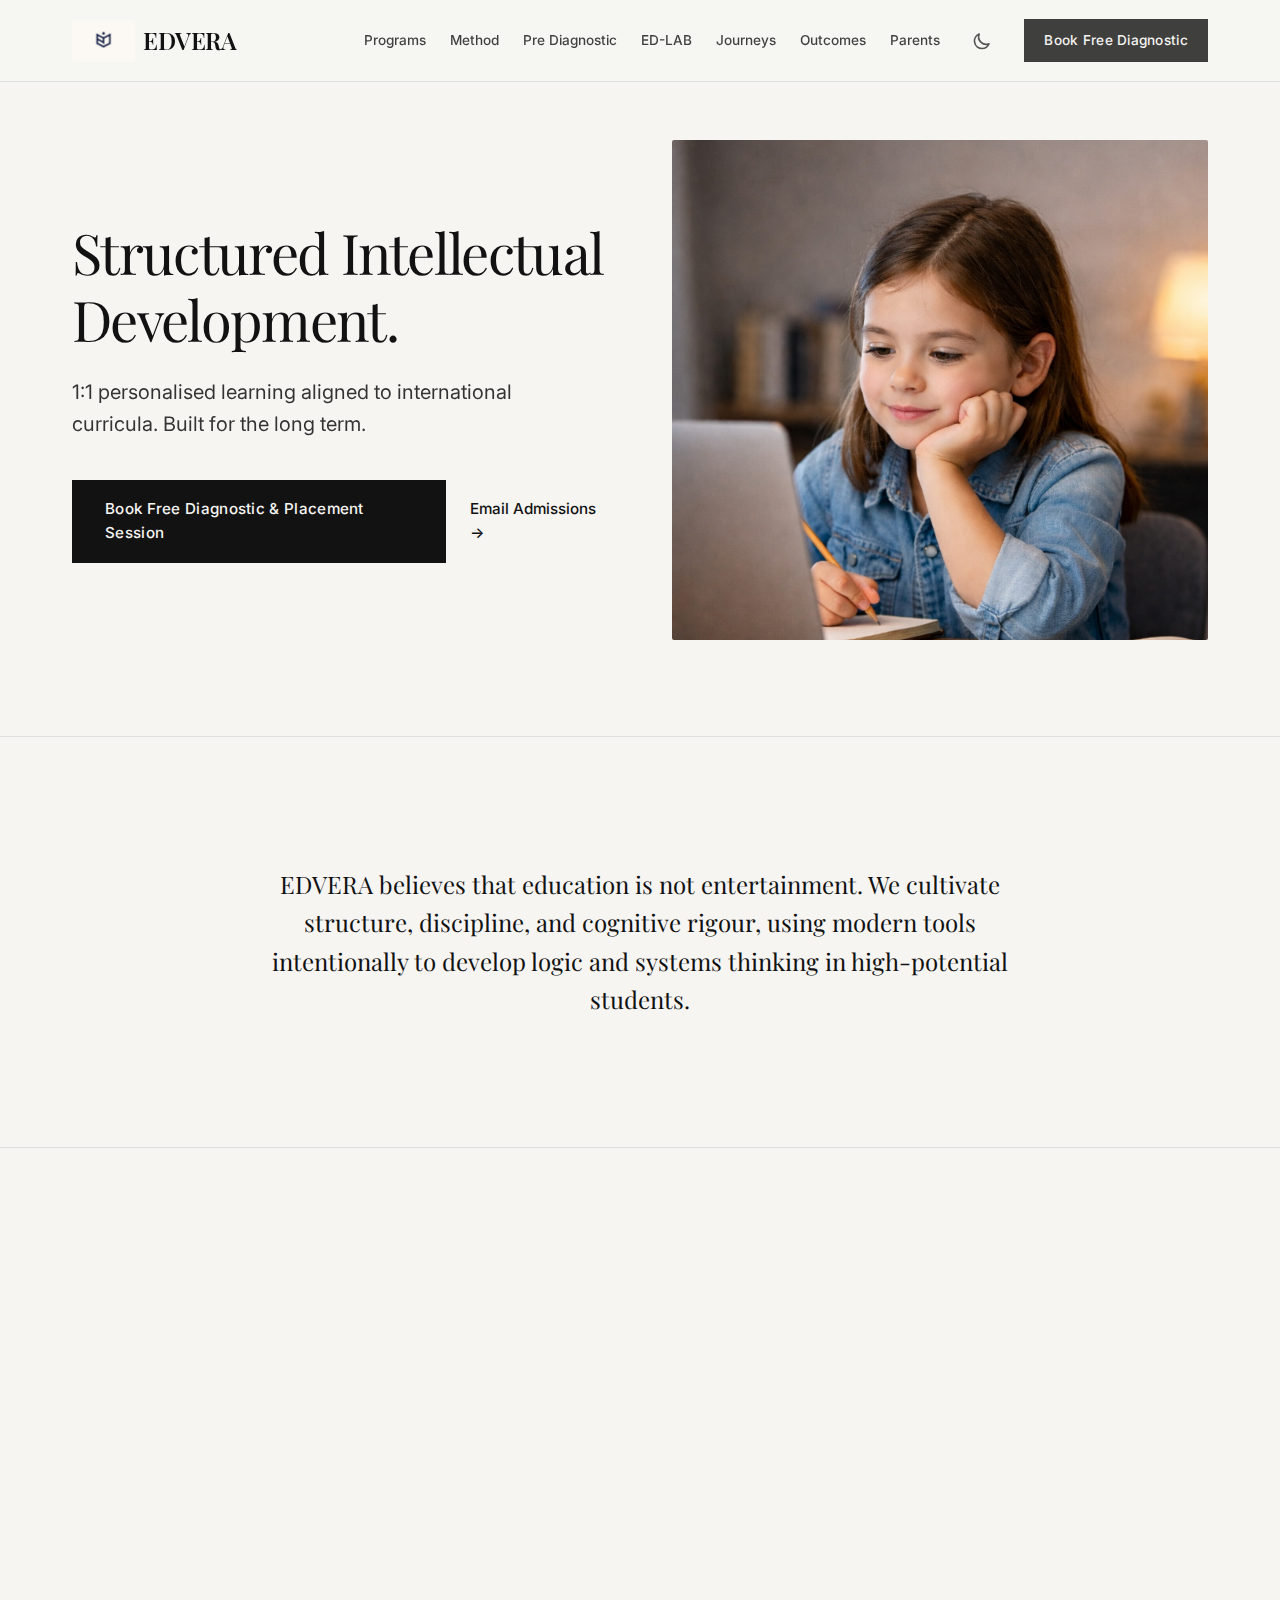
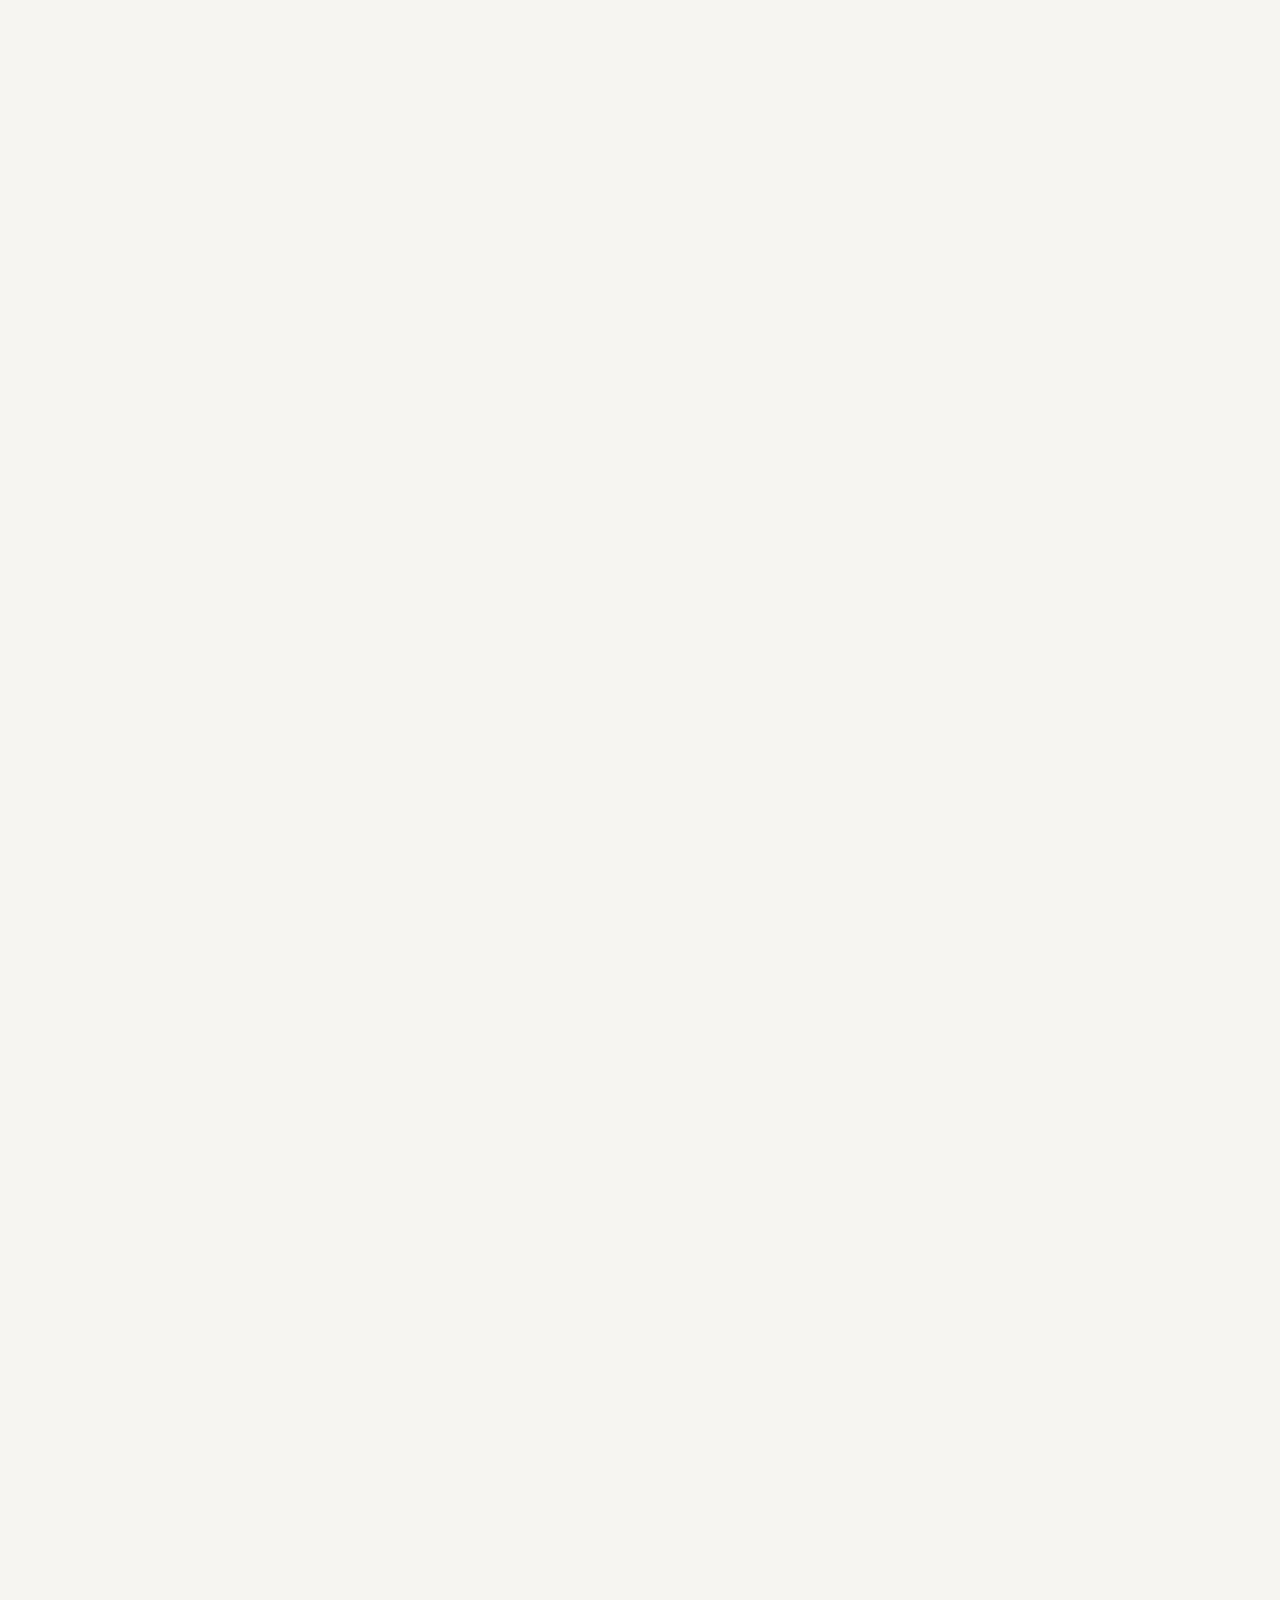
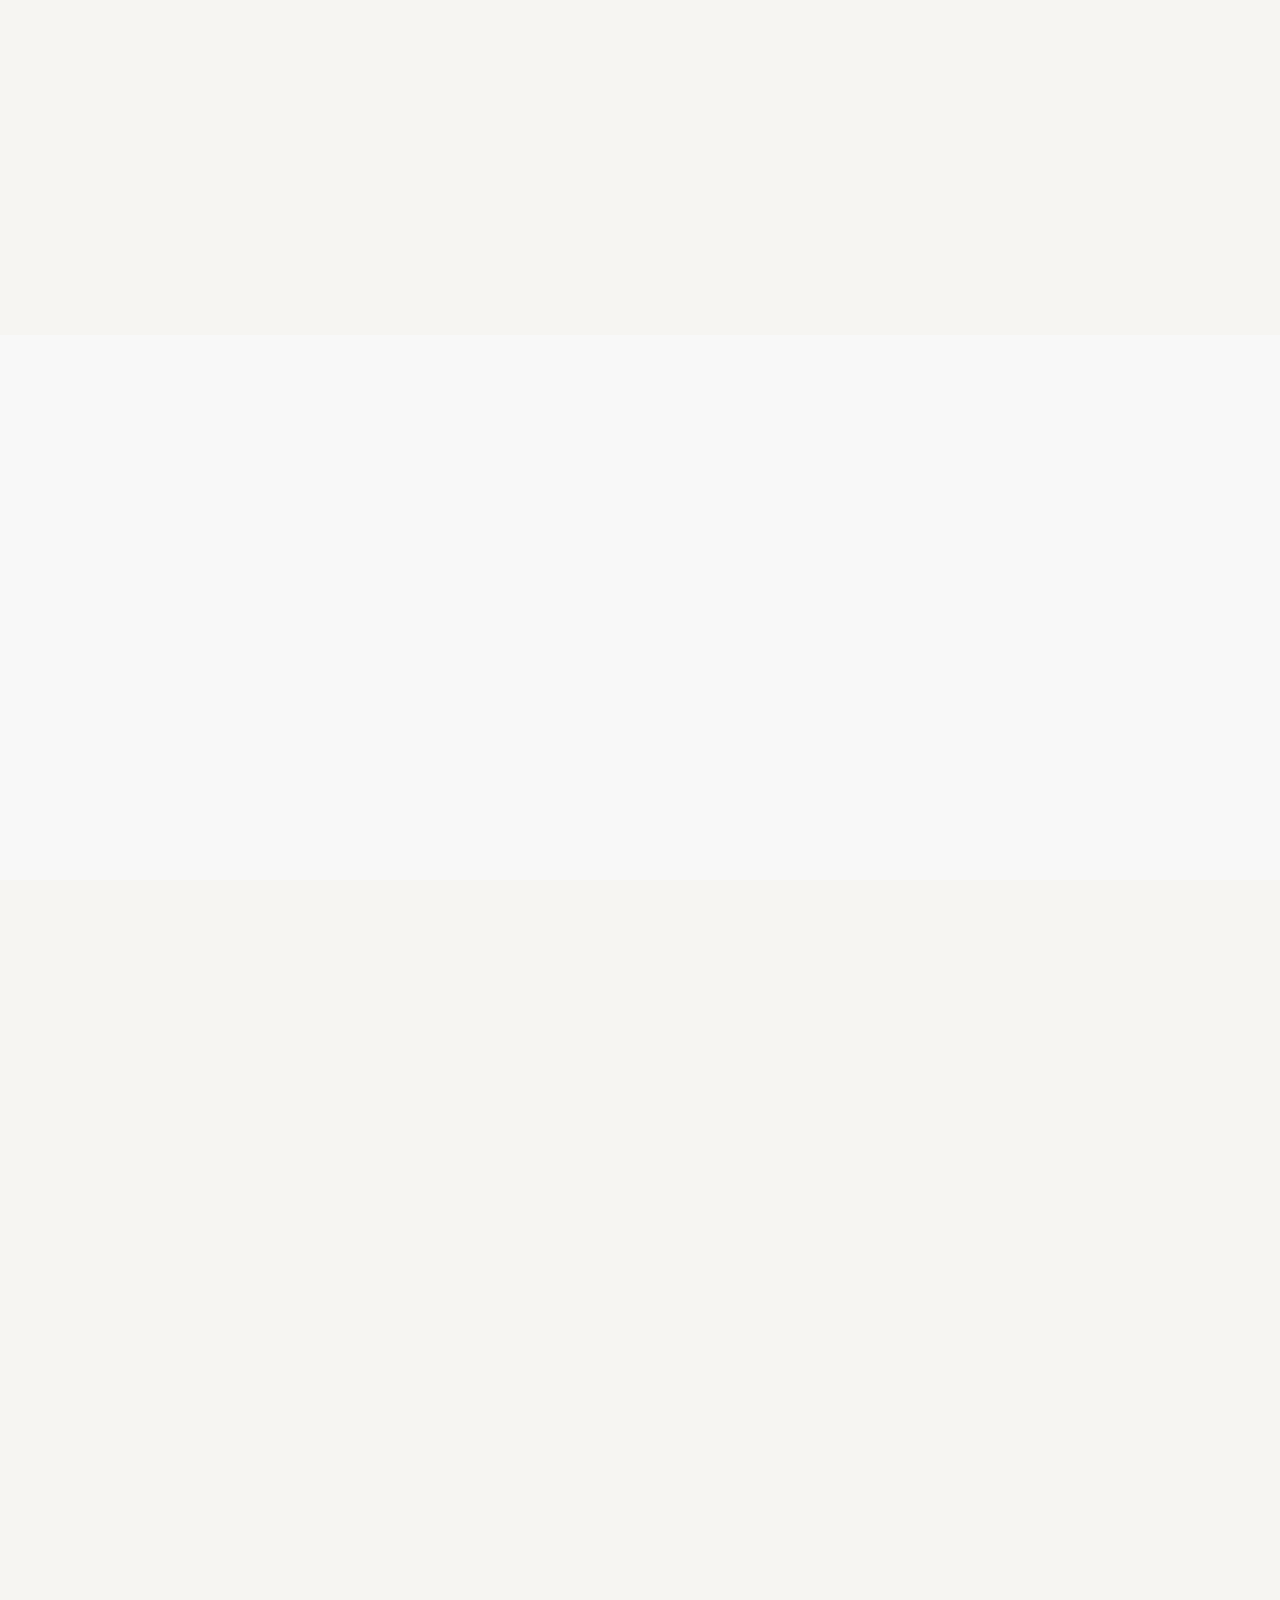
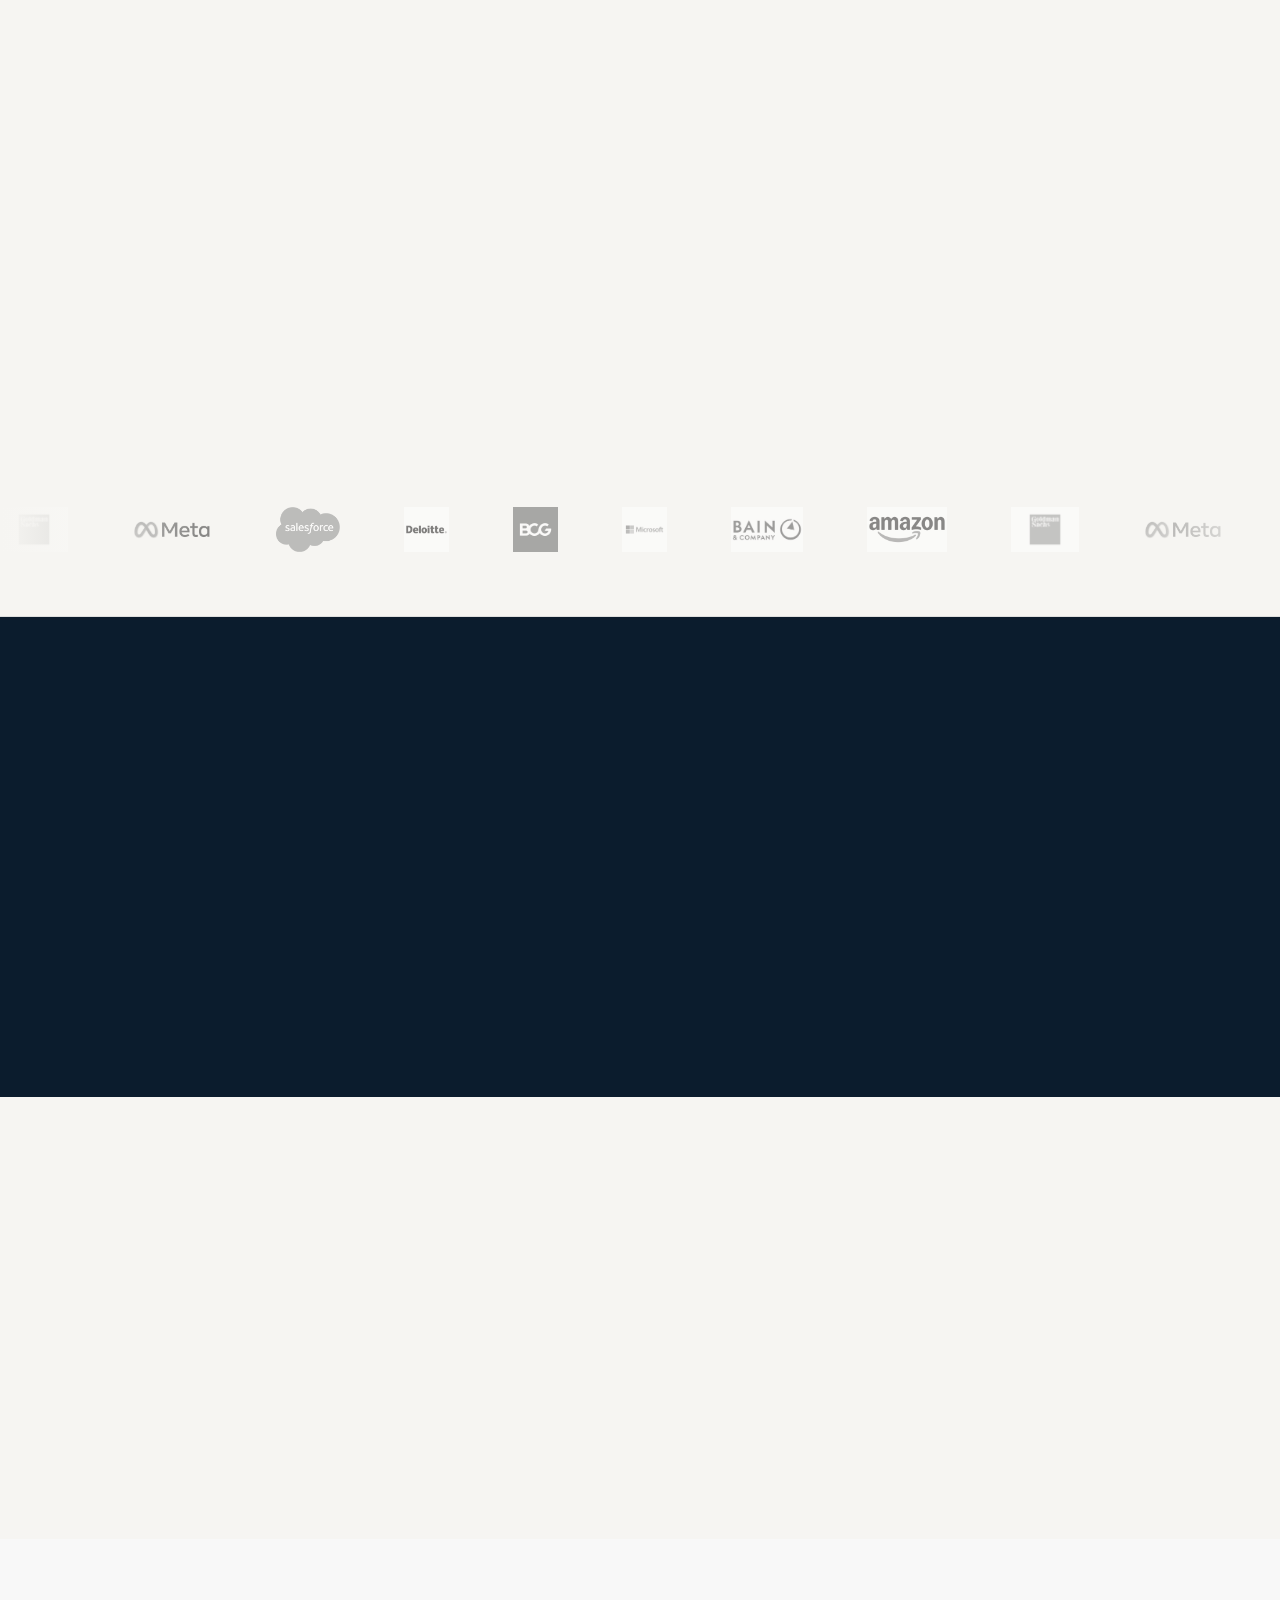
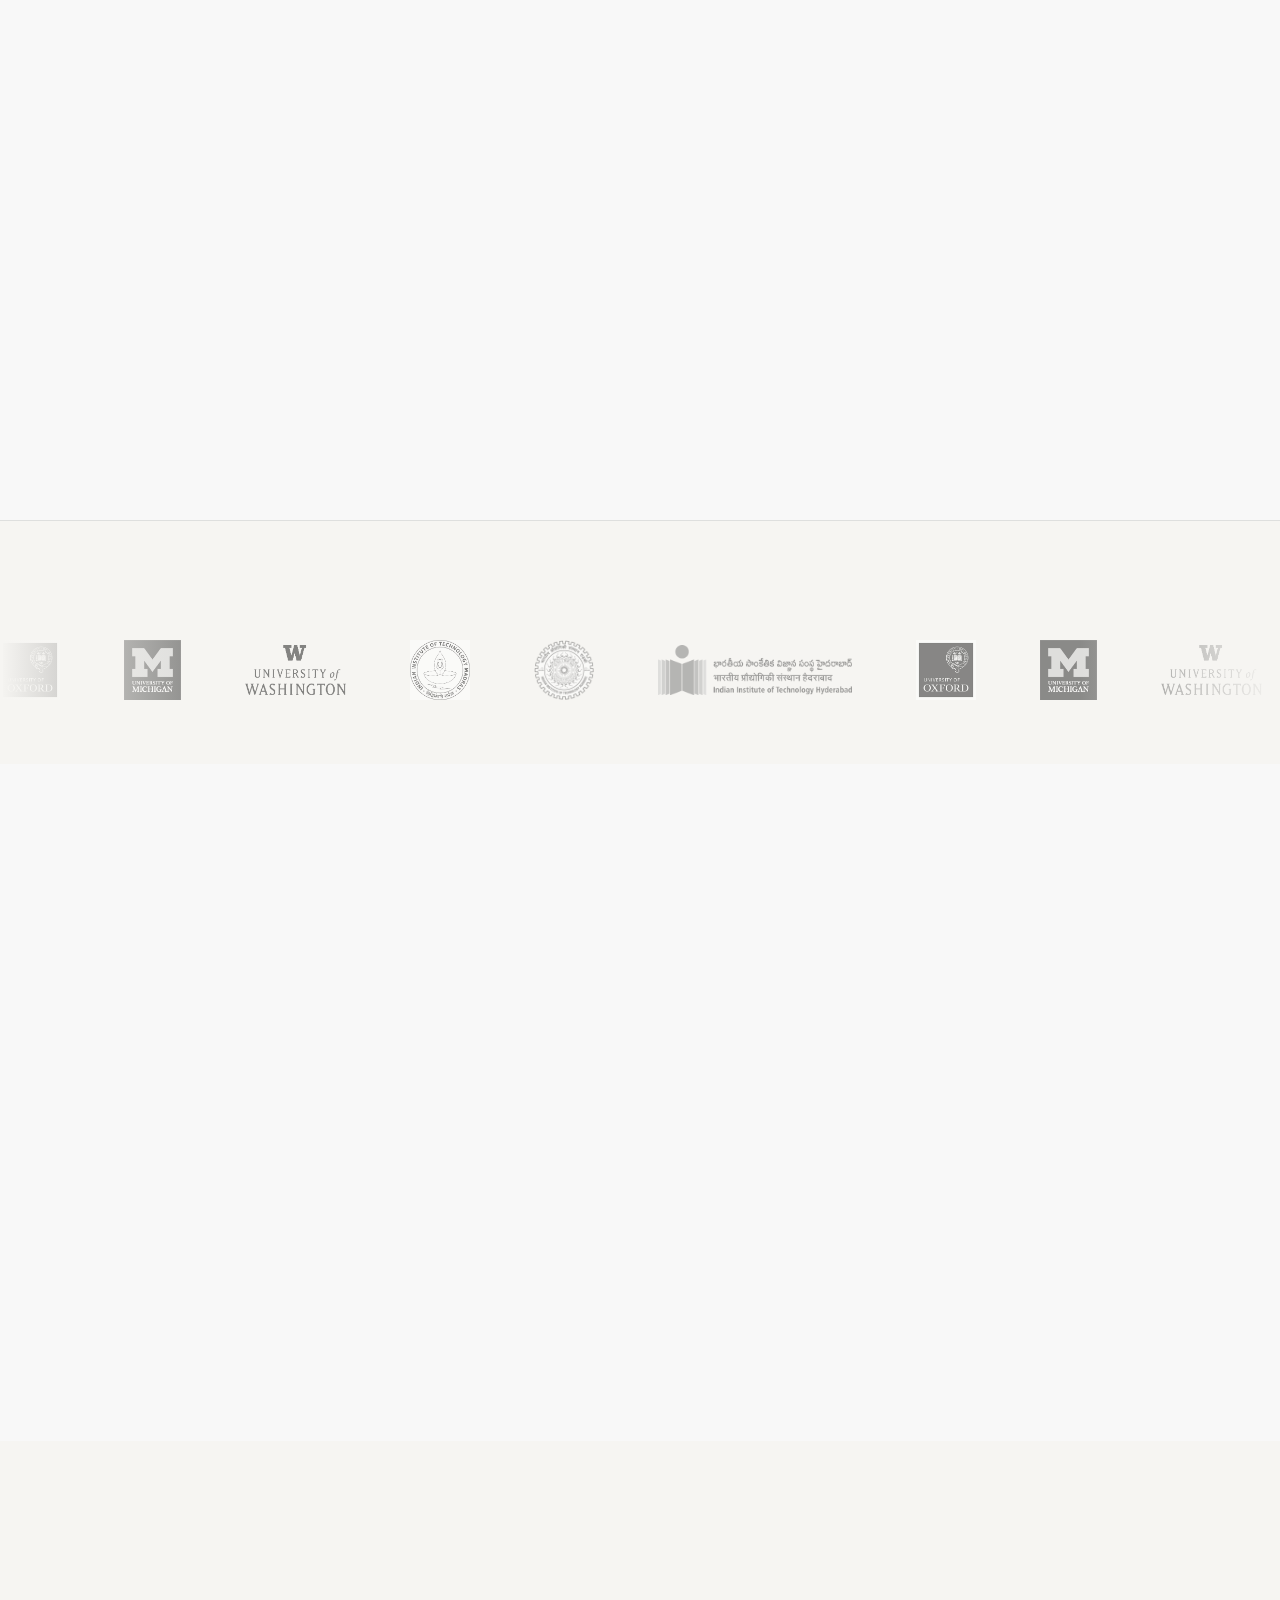
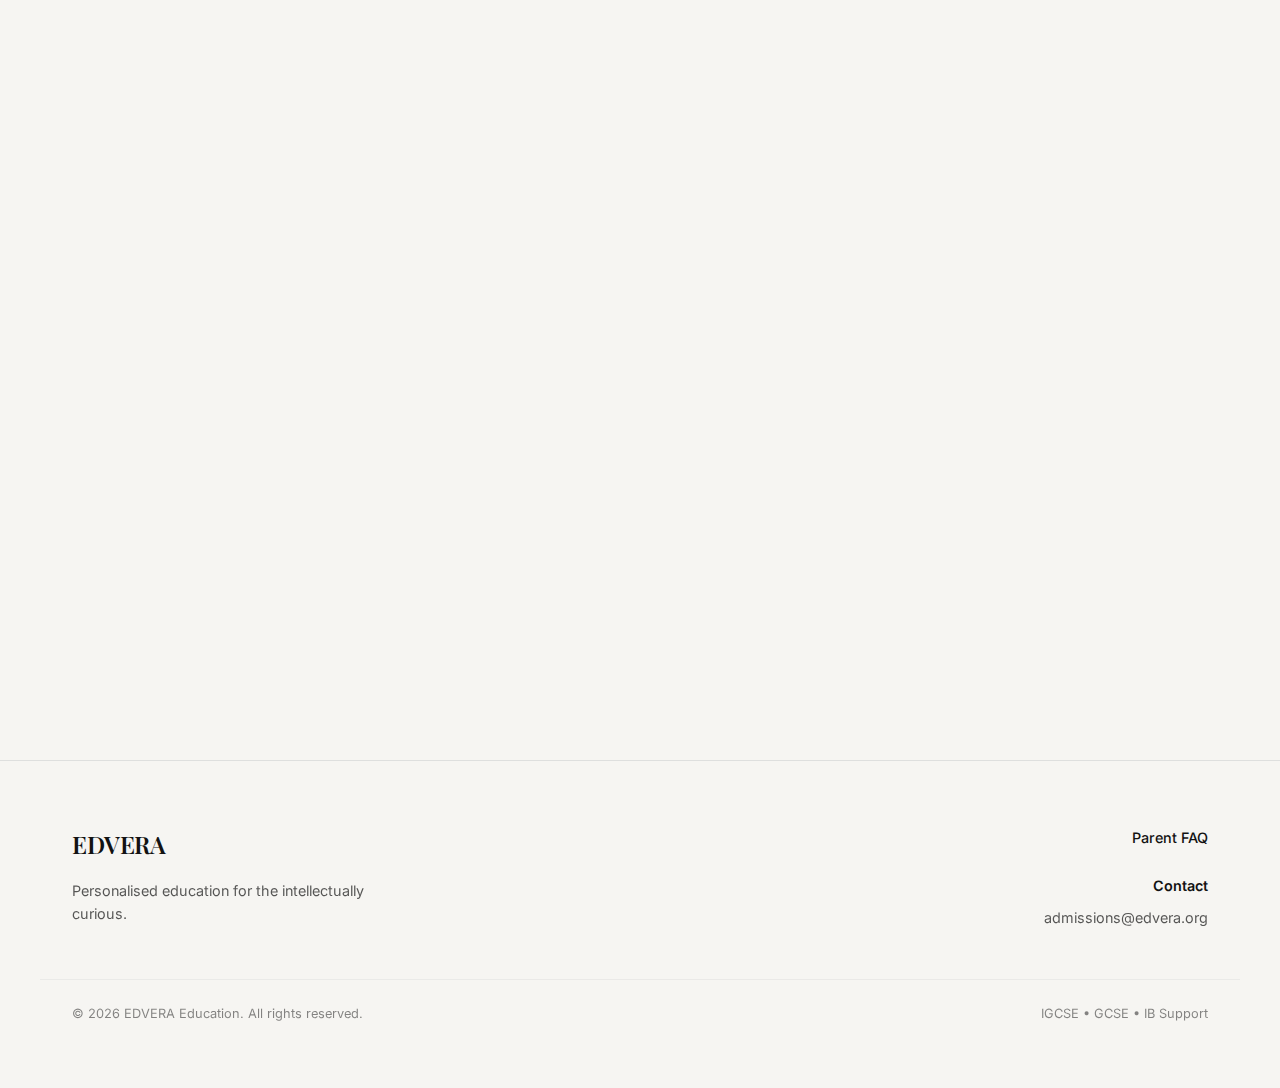
<file: index.html>
<!DOCTYPE html>
<html lang="en">

<head>
    <meta charset="UTF-8">
    <meta name="viewport" content="width=device-width, initial-scale=1.0">
    <meta name="robots" content="index, follow">
    <title>EDVERA | 1:1 Online Coding & Maths Platform for IGCSE/IB</title>
    <meta name="description"
        content="The premium 1:1 online coding and maths platform for students aged 6-16. Personalised mentorship aligned with IGCSE, IB, and GCSE standards. Book a diagnostic session today.">
    <meta name="keywords"
        content="1:1 coding classes, online maths tuition, IGCSE computer science, IB maths tutor, private coding mentor, EDVERA">

    <!-- Design System -->
    <link rel="stylesheet" href="assets/css/style.css">

    <!-- Favicon (Placeholder) -->
    <link rel="icon" href="assets/images/logo.png" type="image/png">
</head>

<body>

    <!-- Navigation -->
    <nav class="navbar">
        <div class="container nav-container">
            <a href="index.html" class="nav-logo" style="display: flex; align-items: center; gap: 0.5rem;">
                <img src="assets/images/logo.png" alt="EDVERA Logo" style="height: 42px; width: auto;">
                EDVERA
            </a>
            <button class="mobile-nav-toggle" aria-label="Toggle navigation">
                <svg width="24" height="24" viewBox="0 0 24 24" fill="none" xmlns="http://www.w3.org/2000/svg">
                    <path d="M4 6H20M4 12H20M4 18H20" stroke="currentColor" stroke-width="2" stroke-linecap="round"
                        stroke-linejoin="round" />
                </svg>
            </button>
            <div class="nav-links">
                <a href="programs.html" class="hover-link">Programs</a>
                <a href="method.html" class="hover-link">Method</a>
                <a href="diagnostic.html" class="hover-link">Pre Diagnostic</a>
                <a href="ed-lab.html" class="hover-link">ED-LAB</a>
                <a href="journeys.html" class="hover-link">Journeys</a>
                <a href="index.html#outcomes" class="hover-link">Outcomes</a>
                <a href="parents.html" class="hover-link">Parents</a>
                <a href="#" class="btn btn-primary js-open-diagnostic"
                    style="padding: 0.6rem 1.2rem; font-size: 0.85rem;">Book Free Diagnostic</a>
            </div>
        </div>
    </nav>

    <!-- 1. Hero Section -->
    <header class="section" style="padding-top: 140px; padding-bottom: 6rem;">
        <div class="container grid" style="grid-template-columns: 1fr 1fr; gap: 4rem; align-items: center;">
            <div class="reveal-on-scroll">
                <h1 style="font-size: 3.5rem; margin-bottom: 1.5rem; letter-spacing: -0.03em;">
                    Structured Intellectual Development.
                </h1>
                <p style="font-size: 1.25rem; opacity: 0.85; margin-bottom: 2.5rem; max-width: 500px;">
                    1:1 personalised learning aligned to international curricula. Built for the long term.
                </p>
                <div class="flex" style="gap: 1.5rem; align-items: center;">
                    <a href="#" class="btn btn-primary js-open-diagnostic">Book Free Diagnostic & Placement
                        Session</a>
                    <a href="mailto:admissions@edvera.org" class="hover-link"
                        style="font-size: 0.95rem; font-weight: 500;">Email Admissions &rarr;</a>
                </div>
            </div>
            <div class="reveal-on-scroll delay-2"
                style="position: relative; height: 500px; border-radius: 2px; overflow: hidden;">
                <img src="assets/images/hero.jpg" alt="Student engaged in focused learning"
                    style="width: 100%; height: 100%; object-fit: cover;">
            </div>
        </div>
    </header>

    <!-- 2. Brand Positioning Strip -->
    <section class="section"
        style="background-color: var(--color-bg-light); border-top: 1px solid var(--border-subtle); border-bottom: 1px solid var(--border-subtle);">
        <div class="container text-center reveal-on-scroll">
            <p
                style="font-family: var(--font-serif); font-size: 1.5rem; max-width: 800px; margin: 0 auto; line-height: 1.6;">
                EDVERA believes that education is not entertainment. We cultivate structure, discipline, and cognitive
                rigour, using modern tools intentionally to develop logic and systems thinking in high-potential
                students.
            </p>
        </div>
    </section>

    <!-- 3. Program Architecture -->
    <section id="programs" class="section">
        <div class="container">
            <div class="text-center reveal-on-scroll" style="margin-bottom: 4rem;">
                <h2 style="font-size: 2.5rem; margin-bottom: 1rem;">Academic Pathways</h2>
                <p class="text-muted">Structured progression of cognitive development.</p>
            </div>

            <div class="grid" style="grid-template-columns: repeat(auto-fit, minmax(300px, 1fr)); gap: 2rem;">
                <!-- Card 1: Foundations (Featured Image) -->
                <div class="card reveal-on-scroll">
                    <img src="assets/images/foundations.jpg" alt="Child solving spatial logic puzzle" class="card-img">
                    <div class="card-content">
                        <h3 style="font-size: 1.5rem; margin-bottom: 0.5rem;">Foundations</h3>
                        <p class="text-muted"
                            style="font-size: 0.9rem; margin-bottom: 1.5rem; text-transform: uppercase; letter-spacing: 0.05em;">
                            Spatial Logic</p>
                        <hr style="border: 0; border-top: 1px solid var(--border-subtle); margin-bottom: 1.5rem;">
                        <p style="font-size: 0.95rem; margin-bottom: 1rem;">Building the cognitive habits required for
                            logical reasoning and mathematical confidence.</p>
                        <p style="font-size: 0.85rem; opacity: 0.7;">Uses controlled environments in Minecraft Education
                            to
                            teach spatial reasoning.</p>
                    </div>
                </div>

                <!-- Card 2: Scratch -->
                <div class="card reveal-on-scroll delay-1">
                    <img src="assets/images/Scratch.jpg" alt="Child building visual block code" class="card-img">
                    <div class="card-content">
                        <h3 style="font-size: 1.5rem; margin-bottom: 0.5rem;">Scratch & Visual Logic</h3>
                        <p class="text-muted"
                            style="font-size: 0.9rem; margin-bottom: 1.5rem; text-transform: uppercase; letter-spacing: 0.05em;">
                            Block Programming</p>
                        <hr style="border: 0; border-top: 1px solid var(--border-subtle); margin-bottom: 1.5rem;">
                        <p style="font-size: 0.95rem; margin-bottom: 1rem;">Focusing on algorithmic thinking without
                            syntax
                            errors.</p>
                        <p style="font-size: 0.85rem; opacity: 0.7;">Students build complex animations and game logic
                            using
                            drag-and-drop code blocks.</p>
                    </div>
                </div>

                <!-- Card 3: Logic & Computing -->
                <div class="card reveal-on-scroll delay-2">
                    <img src="assets/images/Logic.jpg" alt="Transition from blocks to typed code" class="card-img">
                    <div class="card-content">
                        <h3 style="font-size: 1.5rem; margin-bottom: 0.5rem;">Logic & Computing</h3>
                        <p class="text-muted"
                            style="font-size: 0.9rem; margin-bottom: 1.5rem; text-transform: uppercase; letter-spacing: 0.05em;">
                            Syntax Transition</p>
                        <hr style="border: 0; border-top: 1px solid var(--border-subtle); margin-bottom: 1.5rem;">
                        <p style="font-size: 0.95rem; margin-bottom: 1rem;">Transitioning from blocks to typed syntax
                            (Python), focusing on code structure.</p>
                        <p style="font-size: 0.85rem; opacity: 0.7;">Introduction to script-based logic via Roblox
                            Studio
                            (Lua).</p>
                    </div>
                </div>

                <!-- Card 4: Mathematics (NEW) -->
                <div class="card reveal-on-scroll delay-3">
                    <img src="assets/images/Maths.jpg" alt="Child exploring mathematics and geometry" class="card-img">
                    <div class="card-content">
                        <h3 style="font-size: 1.5rem; margin-bottom: 0.5rem;">Mathematics (Gr 1-10)</h3>
                        <p class="text-muted"
                            style="font-size: 0.9rem; margin-bottom: 1.5rem; text-transform: uppercase; letter-spacing: 0.05em;">
                            Core & Boards</p>
                        <hr style="border: 0; border-top: 1px solid var(--border-subtle); margin-bottom: 1.5rem;">
                        <p style="font-size: 0.95rem; margin-bottom: 1rem;">Complete coverage from Primary Numeracy to
                            IGCSE
                            / GCSE mastery.</p>
                        <p style="font-size: 0.85rem; opacity: 0.7;">Focus on mental math, applied algebra, geometry,
                            and
                            rigorous exam technique.</p>
                    </div>
                </div>

                <!-- Card 5: AI & ML -->
                <div class="card reveal-on-scroll delay-3">
                    <img src="assets/images/AI.jpg" alt="Futuristic AI interface and human interaction"
                        class="card-img">
                    <div class="card-content">
                        <h3 style="font-size: 1.5rem; margin-bottom: 0.5rem;">AI & Machine Learning</h3>
                        <p class="text-muted"
                            style="font-size: 0.9rem; margin-bottom: 1.5rem; text-transform: uppercase; letter-spacing: 0.05em;">
                            Future Tech</p>
                        <hr style="border: 0; border-top: 1px solid var(--border-subtle); margin-bottom: 1.5rem;">
                        <p style="font-size: 0.95rem; margin-bottom: 1rem;">Demystifying neural networks and data
                            science
                            through age-appropriate tools.</p>
                        <p style="font-size: 0.85rem; opacity: 0.7;">Understanding how AI learns patterns and making
                            ethical
                            technology decisions.</p>
                    </div>
                </div>

                <!-- Card 6: GenAI (NEW) -->
                <div class="card reveal-on-scroll delay-1">
                    <img src="assets/images/GenAI.jpg" alt="No-code AI development and agent creation" class="card-img">
                    <div class="card-content">
                        <h3 style="font-size: 1.5rem; margin-bottom: 0.5rem;">GenAI Development</h3>
                        <p class="text-muted"
                            style="font-size: 0.9rem; margin-bottom: 1.5rem; text-transform: uppercase; letter-spacing: 0.05em;">
                            No-Code Tools</p>
                        <hr style="border: 0; border-top: 1px solid var(--border-subtle); margin-bottom: 1.5rem;">
                        <p style="font-size: 0.95rem; margin-bottom: 1rem;">Building advanced AI agents and assets using
                            no-code toolchains.</p>
                        <p style="font-size: 0.85rem; opacity: 0.7;">Mastering Prompt Engineering, Workflow Automation,
                            and
                            LLM fine-tuning.</p>
                    </div>
                </div>

                <!-- Card 7: CS -->
                <div class="card reveal-on-scroll delay-2">
                    <img src="assets/images/computer-science-rigour.jpg"
                        alt="Student engaging with advanced computer science concepts" class="card-img">
                    <div class="card-content">
                        <h3 style="font-size: 1.5rem; margin-bottom: 0.5rem;">Computer Science</h3>
                        <p class="text-muted"
                            style="font-size: 0.9rem; margin-bottom: 1.5rem; text-transform: uppercase; letter-spacing: 0.05em;">
                            Academic Rigour</p>
                        <hr style="border: 0; border-top: 1px solid var(--border-subtle); margin-bottom: 1.5rem;">
                        <p style="font-size: 0.95rem; margin-bottom: 1rem;">Rigorous academic computer science, data
                            structures, and web architecture.</p>
                        <p style="font-size: 0.85rem; opacity: 0.7;">Full alignment with pre-college requirements.</p>
                    </div>
                </div>

                <!-- Card 8: IGCSE -->
                <div class="card reveal-on-scroll delay-1">
                    <img src="assets/images/IGCSE.jpg" alt="Student preparing for IGCSE and IB exams with digital tools"
                        class="card-img">
                    <div class="card-content">
                        <h3 style="font-size: 1.5rem; margin-bottom: 0.5rem;">IGCSE / IB Track</h3>
                        <p class="text-muted"
                            style="font-size: 0.9rem; margin-bottom: 1.5rem; text-transform: uppercase; letter-spacing: 0.05em;">
                            Exam Preparation</p>
                        <hr style="border: 0; border-top: 1px solid var(--border-subtle); margin-bottom: 1.5rem;">
                        <p style="font-size: 0.95rem; margin-bottom: 1rem;">Targeted preparation for Computer Science
                            papers
                            with focus on high-scoring answers.</p>
                        <p style="font-size: 0.85rem; opacity: 0.7;">Mock exams, past paper analysis, and theoretical
                            mastery.</p>
                    </div>
                </div>
            </div>
    </section>

    <!-- 4. The EDVERA Method -->
    <section id="method" class="section bg-alt">
        <div class="container">
            <h2 class="reveal-on-scroll" style="font-size: 2.5rem; margin-bottom: 3rem;">The EDVERA Method</h2>

            <div class="grid" style="grid-template-columns: repeat(4, 1fr); gap: 2rem;">
                <div class="reveal-on-scroll">
                    <span
                        style="display: block; font-family: var(--font-serif); font-size: 3rem; color: var(--color-primary); margin-bottom: 1rem; opacity: 0.2;">01</span>
                    <h4 style="font-size: 1.2rem; margin-bottom: 0.5rem;">Diagnostic</h4>
                    <p style="font-size: 0.9rem; opacity: 0.8;">We assess current cognitive standing and logic gaps
                        before teaching starts.</p>
                </div>
                <div class="reveal-on-scroll delay-1">
                    <span
                        style="display: block; font-family: var(--font-serif); font-size: 3rem; color: var(--color-primary); margin-bottom: 1rem; opacity: 0.2;">02</span>
                    <h4 style="font-size: 1.2rem; margin-bottom: 0.5rem;">Blueprint</h4>
                    <p style="font-size: 0.9rem; opacity: 0.8;">A personalised 6-12 month roadmap tailored to the
                        student’s pace and targets.</p>
                </div>
                <div class="reveal-on-scroll delay-2">
                    <span
                        style="display: block; font-family: var(--font-serif); font-size: 3rem; color: var(--color-primary); margin-bottom: 1rem; opacity: 0.2;">03</span>
                    <h4 style="font-size: 1.2rem; margin-bottom: 0.5rem;">1:1 Instruction</h4>
                    <p style="font-size: 0.9rem; opacity: 0.8;">Undivided attention from senior mentors. No batches. No
                        distractions.</p>
                </div>
                <div class="reveal-on-scroll delay-3">
                    <span
                        style="display: block; font-family: var(--font-serif); font-size: 3rem; color: var(--color-primary); margin-bottom: 1rem; opacity: 0.2;">04</span>
                    <h4 style="font-size: 1.2rem; margin-bottom: 0.5rem;">Progress Review</h4>
                    <p style="font-size: 0.9rem; opacity: 0.8;">Quarterly deep-dive feedback sessions for parents on
                        intellectual development.</p>
                </div>
            </div>
        </div>
    </section>

    <!-- 4.5. Pre Diagnostic -->
    <section id="pre-diagnostic" class="section">
        <div class="container grid" style="grid-template-columns: 1fr 1fr; gap: 4rem; align-items: center;">
            <div class="reveal-on-scroll">
                <h2 style="font-size: 2.5rem; margin-bottom: 1.5rem;">Pre Diagnostic Assessment</h2>
                <div style="height: 2px; width: 60px; background: var(--color-primary); margin-bottom: 2rem;"></div>
                <p style="font-size: 1.1rem; line-height: 1.8; opacity: 0.85; margin-bottom: 2rem;">
                    Before we likely begin any formal instruction, we recommend a cognitive assessment. This is not a
                    test of what you know, but how you think.
                </p>
                <a href="diagnostic.html" class="btn btn-primary">Start Assessment</a>
            </div>
            <div class="reveal-on-scroll delay-2"
                style="background: var(--bg-card); padding: 2.5rem; border: 1px solid var(--border-subtle); border-radius: 4px; box-shadow: 0 10px 30px rgba(0,0,0,0.03);">
                <h4
                    style="font-size: 1.2rem; margin-bottom: 1.5rem; border-bottom: 1px solid var(--border-subtle); padding-bottom: 0.5rem;">
                    Three Evaluation Tracks</h4>
                <ul style="opacity: 0.9; line-height: 1.8; list-style: none; padding: 0;">
                    <li style="margin-bottom: 1rem; display: flex; gap: 1rem;"><span
                            style="color: var(--accent-teal);">01</span> <span><strong>Explorer:</strong> For students
                            new to coding logic.</span></li>
                    <li style="margin-bottom: 1rem; display: flex; gap: 1rem;"><span
                            style="color: var(--accent-amber);">02</span> <span><strong>Builder:</strong> For those with
                            block-coding experience.</span></li>
                    <li style="display: flex; gap: 1rem;"><span style="color: var(--accent-violet);">03</span>
                        <span><strong>Thinker:</strong> For advanced problem solvers.</span>
                    </li>
                </ul>
            </div>
        </div>
    </section>

    <!-- 5. Quiet Differentiators -->
    <section class="section">
        <div class="container grid" style="grid-template-columns: 1fr 1fr; gap: 4rem;">
            <div class="reveal-on-scroll">
                <h2 style="font-size: 2.5rem; margin-bottom: 1.5rem;">Quiet Authority.</h2>
                <div style="height: 2px; width: 60px; background: var(--color-primary); margin-bottom: 2rem;"></div>
            </div>
            <div class="grid" style="gap: 2rem;">
                <div class="reveal-on-scroll delay-1">
                    <h5 style="font-size: 1.1rem; margin-bottom: 0.5rem;">1:1 Only. No Batches.</h5>
                    <p class="text-muted">Education is personal. We strictly avoid the factory-model of batch learning.
                    </p>
                </div>
                <div class="reveal-on-scroll delay-2">
                    <h5 style="font-size: 1.1rem; margin-bottom: 0.5rem;">International Standards</h5>
                    <p class="text-muted">Our curriculum is bench-marked against global IGCSE and IB standards, not just
                        local requirements.</p>
                </div>
                <div class="reveal-on-scroll delay-3">
                    <h5 style="font-size: 1.1rem; margin-bottom: 0.5rem;">Disciplined Culture</h5>
                    <p class="text-muted">We do not gamify learning with meaningless badges. We reward understanding.
                    </p>
                </div>
            </div>
        </div>
    </section>

    <!-- 5.5. Trusted By (Logo Marquee) -->
    <section class="logo-marquee-section">
        <div class="container text-center reveal-on-scroll" style="margin-bottom: 2rem;">
            <p
                style="font-size: 0.9rem; letter-spacing: 0.05em; text-transform: uppercase; color: var(--text-muted); font-weight: 500;">
                Trusted by parents from
            </p>
        </div>
        <div class="logo-marquee-container">
            <div class="logo-marquee-track">
                <!-- Original Set -->
                <img src="assets/images/logos/goldman.png" alt="Goldman Sachs" class="logo-item">
                <img src="assets/images/logos/meta.png" alt="Meta" class="logo-item">
                <img src="assets/images/logos/salesforce.png" alt="Salesforce" class="logo-item">
                <img src="assets/images/logos/deloitte.png" alt="Deloitte" class="logo-item">
                <img src="assets/images/logos/bcg.png" alt="BCG" class="logo-item">
                <img src="assets/images/logos/microsoft.png" alt="Microsoft" class="logo-item">
                <img src="assets/images/logos/bain.jpg" alt="Bain & Company" class="logo-item">
                <img src="assets/images/logos/amazon.jpg" alt="Amazon" class="logo-item">

                <!-- Duplicate Set for Infinite Scroll -->
                <img src="assets/images/logos/goldman.png" alt="Goldman Sachs" class="logo-item">
                <img src="assets/images/logos/meta.png" alt="Meta" class="logo-item">
                <img src="assets/images/logos/salesforce.png" alt="Salesforce" class="logo-item">
                <img src="assets/images/logos/deloitte.png" alt="Deloitte" class="logo-item">
                <img src="assets/images/logos/bcg.png" alt="BCG" class="logo-item">
                <img src="assets/images/logos/microsoft.png" alt="Microsoft" class="logo-item">
                <img src="assets/images/logos/bain.jpg" alt="Bain & Company" class="logo-item">
                <img src="assets/images/logos/amazon.jpg" alt="Amazon" class="logo-item">

                <!-- Duplicate Set 2 for Infinite Scroll safety on wide screens -->
                <img src="assets/images/logos/goldman.png" alt="Goldman Sachs" class="logo-item">
                <img src="assets/images/logos/meta.png" alt="Meta" class="logo-item">
                <img src="assets/images/logos/salesforce.png" alt="Salesforce" class="logo-item">
                <img src="assets/images/logos/deloitte.png" alt="Deloitte" class="logo-item">
                <img src="assets/images/logos/bcg.png" alt="BCG" class="logo-item">
                <img src="assets/images/logos/microsoft.png" alt="Microsoft" class="logo-item">
                <img src="assets/images/logos/bain.jpg" alt="Bain & Company" class="logo-item">
                <img src="assets/images/logos/amazon.jpg" alt="Amazon" class="logo-item">
            </div>
        </div>
    </section>

    <!-- 6. How We Use Modern Tools -->
    <section class="section" style="background-color: var(--color-navy); color: white;">
        <div class="container grid" style="grid-template-columns: 1.2fr 0.8fr; gap: 4rem; align-items: center;">
            <div class="reveal-on-scroll">
                <h2 style="font-size: 2.5rem; margin-bottom: 1.5rem; color: white;">Tools for Thinking</h2>
                <p style="opacity: 0.9; margin-bottom: 1.5rem; max-width: 600px;">
                    Platforms such as Minecraft and Roblox are commonly perceived as sources of distraction. At EDVERA,
                    we reframe them as controlled intellectual environments.
                </p>
                <p style="opacity: 0.9; max-width: 600px;">
                    By removing the entertainment layer, we leverage their underlying physics, logic, and systems
                    architecture to teach structured reasoning, circuit logic, and spatial problem-solving with clear
                    academic intent and discipline.
                </p>
            </div>
            <div class="reveal-on-scroll delay-2"
                style="background: rgba(255,255,255,0.05); padding: 2rem; border-left: 2px solid rgba(255,255,255,0.2);">
                <p style="font-family: var(--font-serif); font-style: italic; font-size: 1.2rem; margin-bottom: 1rem;">
                    "The goal is not to play. The goal is to build, understand, and debug."
                </p>
                <p style="font-size: 0.9rem; opacity: 0.7;">— Academic Philosophy</p>
            </div>
        </div>
    </section>


    <!-- 7. Outcomes -->
    <section id="outcomes" class="section">
        <div class="container text-center reveal-on-scroll" style="margin-bottom: 3rem;">
            <h2 style="font-size: 2.5rem;">Outcomes</h2>
        </div>
        <div class="container grid" style="grid-template-columns: repeat(3, 1fr); text-align: center; gap: 3rem;">
            <div class="reveal-on-scroll">
                <h3 style="margin-bottom: 1rem;">Clarity</h3>
                <p class="text-muted">The ability to deconstruct complex problems into manageable logical steps.</p>
            </div>
            <div class="reveal-on-scroll delay-1">
                <h3 style="margin-bottom: 1rem;">Confidence</h3>
                <p class="text-muted">Intellectual self-assurance that comes from mastering difficult concepts.</p>
            </div>
            <div class="reveal-on-scroll delay-2">
                <h3 style="margin-bottom: 1rem;">Structure</h3>
                <p class="text-muted">A disciplined approach to thinking that serves across all academic subjects.</p>
            </div>
        </div>
    </section>

    <!-- 8. Faculty -->
    <section id="faculty" class="section bg-alt">
        <div class="container reveal-on-scroll">
            <h2 style="font-size: 2.5rem; margin-bottom: 2rem;">Faculty & Academic Culture</h2>
            <div class="grid" style="grid-template-columns: 1fr 1fr; gap: 4rem;">
                <div>
                    <p style="font-size: 1.1rem; line-height: 1.8; margin-bottom: 1.5rem;">
                        Our faculty consists of experienced educators with 5–10+ years of teaching and mentoring
                        experience, alongside industry professionals and academic researchers.
                    </p>
                    <p style="font-size: 1.1rem; line-height: 1.8;">
                        They bring rigour from backgrounds including IIT Madras, IIT Bombay, UCL, and University of
                        Bristol, VIT, Jadavpur University balanced with industry exposure from Deloitte, Amazon, BCG,
                        Salesforce and many more.
                    </p>
                </div>
                <div
                    style="display: flex; align-items: center; justify-content: center; border: 1px solid var(--border-subtle); background: var(--bg-card); padding: 2rem;">
                    <p style="font-family: var(--font-serif); font-size: 1.25rem; text-align: center;">
                        "We hire for patience, academic depth, and the ability to mentor."
                    </p>
                </div>
            </div>
        </div>
    </section>

    <!-- 9. Parents Section -->
    <section class="logo-marquee-section" style="border-top: 1px solid var(--border-subtle); border-bottom: 0;">
        <div class="container text-center reveal-on-scroll" style="margin-bottom: 2rem;">
            <p
                style="font-size: 0.9rem; letter-spacing: 0.05em; text-transform: uppercase; color: var(--text-muted); font-weight: 500;">
                Curriculum Designed & Instructors From
            </p>
        </div>
        <div class="logo-marquee-container">
            <div class="logo-marquee-track">
                <!-- Set 1 -->
                <img src="assets/images/logos/oxford.png" alt="University of Oxford" class="logo-item"
                    style="height: 60px;">
                <img src="assets/images/logos/michigan.png" alt="University of Michigan" class="logo-item"
                    style="height: 60px;">
                <img src="assets/images/logos/washington.png" alt="University of Washington" class="logo-item"
                    style="height: 50px;">
                <img src="assets/images/logos/iitm.png" alt="IIT Madras" class="logo-item" style="height: 60px;">
                <img src="assets/images/logos/iitr.png" alt="IIT Roorkee" class="logo-item" style="height: 60px;">
                <img src="assets/images/logos/iith.png" alt="IIT Hyderabad" class="logo-item" style="height: 50px;">

                <!-- Set 2 -->
                <img src="assets/images/logos/oxford.png" alt="University of Oxford" class="logo-item"
                    style="height: 60px;">
                <img src="assets/images/logos/michigan.png" alt="University of Michigan" class="logo-item"
                    style="height: 60px;">
                <img src="assets/images/logos/washington.png" alt="University of Washington" class="logo-item"
                    style="height: 50px;">
                <img src="assets/images/logos/iitm.png" alt="IIT Madras" class="logo-item" style="height: 60px;">
                <img src="assets/images/logos/iitr.png" alt="IIT Roorkee" class="logo-item" style="height: 60px;">
                <img src="assets/images/logos/iith.png" alt="IIT Hyderabad" class="logo-item" style="height: 50px;">

                <!-- Set 3 -->
                <img src="assets/images/logos/oxford.png" alt="University of Oxford" class="logo-item"
                    style="height: 60px;">
                <img src="assets/images/logos/michigan.png" alt="University of Michigan" class="logo-item"
                    style="height: 60px;">
                <img src="assets/images/logos/washington.png" alt="University of Washington" class="logo-item"
                    style="height: 50px;">
                <img src="assets/images/logos/iitm.png" alt="IIT Madras" class="logo-item" style="height: 60px;">
                <img src="assets/images/logos/iitr.png" alt="IIT Roorkee" class="logo-item" style="height: 60px;">
                <img src="assets/images/logos/iith.png" alt="IIT Hyderabad" class="logo-item" style="height: 50px;">

                <!-- Set 4 -->
                <img src="assets/images/logos/oxford.png" alt="University of Oxford" class="logo-item"
                    style="height: 60px;">
                <img src="assets/images/logos/michigan.png" alt="University of Michigan" class="logo-item"
                    style="height: 60px;">
                <img src="assets/images/logos/washington.png" alt="University of Washington" class="logo-item"
                    style="height: 50px;">
                <img src="assets/images/logos/iitm.png" alt="IIT Madras" class="logo-item" style="height: 60px;">
                <img src="assets/images/logos/iitr.png" alt="IIT Roorkee" class="logo-item" style="height: 60px;">
                <img src="assets/images/logos/iith.png" alt="IIT Hyderabad" class="logo-item" style="height: 50px;">
            </div>
        </div>
    </section>

    <!-- Who We Are -->
    <section class="section bg-alt">
        <div class="container grid" style="grid-template-columns: 1fr 1.5fr; gap: 4rem;">
            <div class="reveal-on-scroll">
                <h2 style="font-size: 2.5rem; margin-bottom: 1.5rem;">Who We Are</h2>
                <div style="height: 2px; width: 60px; background: var(--color-primary); margin-bottom: 2rem;"></div>
            </div>
            <div class="reveal-on-scroll delay-1">
                <p style="font-size: 1.1rem; line-height: 1.8; margin-bottom: 1.5rem;">
                    Edvera is run by a small team of educators with professional experience in teaching and mentoring
                    students across school and university levels.
                </p>
                <p style="font-size: 1.1rem; line-height: 1.8; margin-bottom: 1.5rem;">
                    Our team members come from technical backgrounds including computer science, engineering, and
                    artificial intelligence, and have collectively spent several years working in education and
                    mentorship roles.
                </p>
                <p style="font-size: 1.1rem; line-height: 1.8; margin-bottom: 1.5rem;">
                    Over time, we have worked with a large number of students, supporting them in developing strong
                    conceptual understanding and academic confidence in both school and higher education settings.
                </p>
                <p style="font-size: 1.1rem; line-height: 1.8;">
                    At this stage, we operate as a focused, independent initiative, prioritizing structured one-on-one
                    learning and consistent teaching methods over individual visibility.
                </p>
            </div>
        </div>
    </section>

    <!-- 9. Parents Section -->
    <section id="parents" class="section">
        <div class="container reveal-on-scroll" style="max-width: 900px;">
            <div style="border-left: 3px solid var(--color-primary); padding-left: 2rem;">
                <h2 style="font-size: 2.25rem; margin-bottom: 1.5rem;">For Parents</h2>
                <p style="font-size: 1.1rem; margin-bottom: 1.5rem;">
                    EDVERA is designed for families who value long-term development over quick fixes. We are not a
                    coding bootcamp. We do not promise that your child will build the next big app in 3 weeks.
                </p>
                <p style="font-size: 1.1rem;">
                    We promise a structured, serious environment where intellectual growth is nurtured with patience and
                    high standards. We expect parents to partner with us in maintaining this discipline.
                </p>
            </div>
        </div>
    </section>

    <!-- 10. Primary Conversion Block -->
    <section class="section" style="padding: 6rem 0; text-align: center;">
        <div class="container reveal-on-scroll">
            <h2 style="font-size: 2.5rem; margin-bottom: 1.5rem;">Begin with a Diagnostic.</h2>
            <p style="max-width: 600px; margin: 0 auto 2.5rem; opacity: 0.8;">
                Book a 45-minute consultative session to assess your child’s current logical standing and discuss a
                personalised academic blueprint.
            </p>
            <div class="flex" style="justify-content: center; gap: 1.5rem;">
                <a href="#" class="btn btn-primary js-open-diagnostic">Book Free Diagnostic & Placement</a>
            </div>
            <p style="margin-top: 1.5rem; font-size: 0.85rem; opacity: 0.6;">Restricted intake for quality assurance.
            </p>
        </div>
    </section>

    <!-- 11. Footer -->
    <footer
        style="padding: 4rem 0; background-color: var(--color-bg-light); border-top: 1px solid var(--border-subtle);">
        <div class="container grid" style="grid-template-columns: 1fr 1fr; gap: 2rem;">
            <div>
                <a href="#" class="nav-logo" style="display: block; margin-bottom: 1rem;">EDVERA</a>
                <p style="font-size: 0.9rem; opacity: 0.7; max-width: 300px;">
                    Personalised education for the intellectually curious.
                </p>
            </div>
            <div style="text-align: right;">
                <div style="margin-bottom: 1.5rem;">
                    <a href="faq.html" class="hover-link" style="font-size: 0.9rem; font-weight: 500;">Parent FAQ</a>
                </div>
                <p style="font-size: 0.9rem; margin-bottom: 0.5rem; font-weight: 600;">Contact</p>
                <a href="mailto:admissions@edvera.org" class="hover-link"
                    style="font-size: 0.9rem; opacity: 0.7;">admissions@edvera.org</a>
            </div>
        </div>
        <div class="container"
            style="margin-top: 3rem; padding-top: 1.5rem; border-top: 1px solid var(--border-subtle); display: flex; justify-content: space-between; font-size: 0.8rem; opacity: 0.5;">
            <span>&copy; 2026 EDVERA Education. All rights reserved.</span>
            <span>IGCSE &bull; GCSE &bull; IB Support</span>
        </div>
    </footer>

    <!-- Diagnostic Modal -->
    <div id="diagnostic-modal" class="modal-overlay">
        <div class="modal-content">
            <button class="modal-close" aria-label="Close modal">&times;</button>
            <div class="modal-header">
                <h3>Book Free Diagnostic Session</h3>
                <p>Please share your details to schedule a session.</p>
            </div>
            <form id="diagnostic-form">
                <div class="form-group">
                    <label for="parent-name" class="form-label">Parent's Name <span class="required">*</span></label>
                    <input type="text" id="parent-name" class="form-input" placeholder="Enter your full name" required>
                </div>

                <div class="form-group">
                    <label for="email" class="form-label">Email Address <span class="required">*</span></label>
                    <input type="email" id="email" class="form-input" placeholder="name@example.com" required>
                </div>

                <!-- Removed Contact Number as per request -->

                <div class="form-group" style="margin-top: 1.5rem;">
                    <label class="form-label">Select Child's Age</label>
                    <input type="hidden" id="learner-age" name="learner-age">
                    <div class="age-grid" style="display: grid; grid-template-columns: repeat(4, 1fr); gap: 0.5rem;">
                        <button type="button" class="age-btn" data-value="5">Age 5</button>
                        <button type="button" class="age-btn" data-value="6">Age 6</button>
                        <button type="button" class="age-btn" data-value="7">Age 7</button>
                        <button type="button" class="age-btn" data-value="8">Age 8</button>
                        <button type="button" class="age-btn" data-value="9">Age 9</button>
                        <button type="button" class="age-btn" data-value="10">Age 10</button>
                        <button type="button" class="age-btn" data-value="11">Age 11</button>
                        <button type="button" class="age-btn" data-value="12">Age 12</button>
                        <button type="button" class="age-btn" data-value="13">Age 13</button>
                        <button type="button" class="age-btn" data-value="14">Age 14</button>
                        <button type="button" class="age-btn" data-value="15+">Age 15+</button>
                    </div>
                </div>

                <div class="form-group" style="margin-top: 1.5rem;">
                    <label for="learner-name" class="form-label">Learner's Name <span
                            class="optional">(Optional)</span></label>
                    <input type="text" id="learner-name" class="form-input" placeholder="Child's name">
                </div>

                <div class="form-group">
                    <label for="comments" class="form-label">Additional Comments <span
                            class="optional">(Optional)</span></label>
                    <textarea id="comments" class="form-textarea"
                        placeholder="Any specific learning goals or concerns?"></textarea>
                </div>

                <button type="submit" class="btn btn-primary"
                    style="width: 100%; background-color: var(--accent-amber); border-color: var(--accent-amber); color: #0E0E12; font-weight: 600;">Book
                    a Diagnostic</button>
            </form>

            <div id="diagnostic-success" style="display: none; text-align: center; padding: 2rem 0;">
                <div style="font-size: 3rem; color: var(--accent-teal); margin-bottom: 1rem;">&#10003;</div>
                <h3 style="margin-bottom: 0.5rem;">Request Received</h3>
                <p style="color: var(--text-muted); margin-bottom: 2rem;">
                    Thank you for sharing your details. Our academic team will review your profile and contact you
                    shortly to schedule the diagnostic session.
                </p>
                <button class="btn btn-secondary js-close-modal">Close</button>
            </div>
        </div>
    </div>

    <script src="assets/js/main.js"></script>
</body>

</html>
</file>
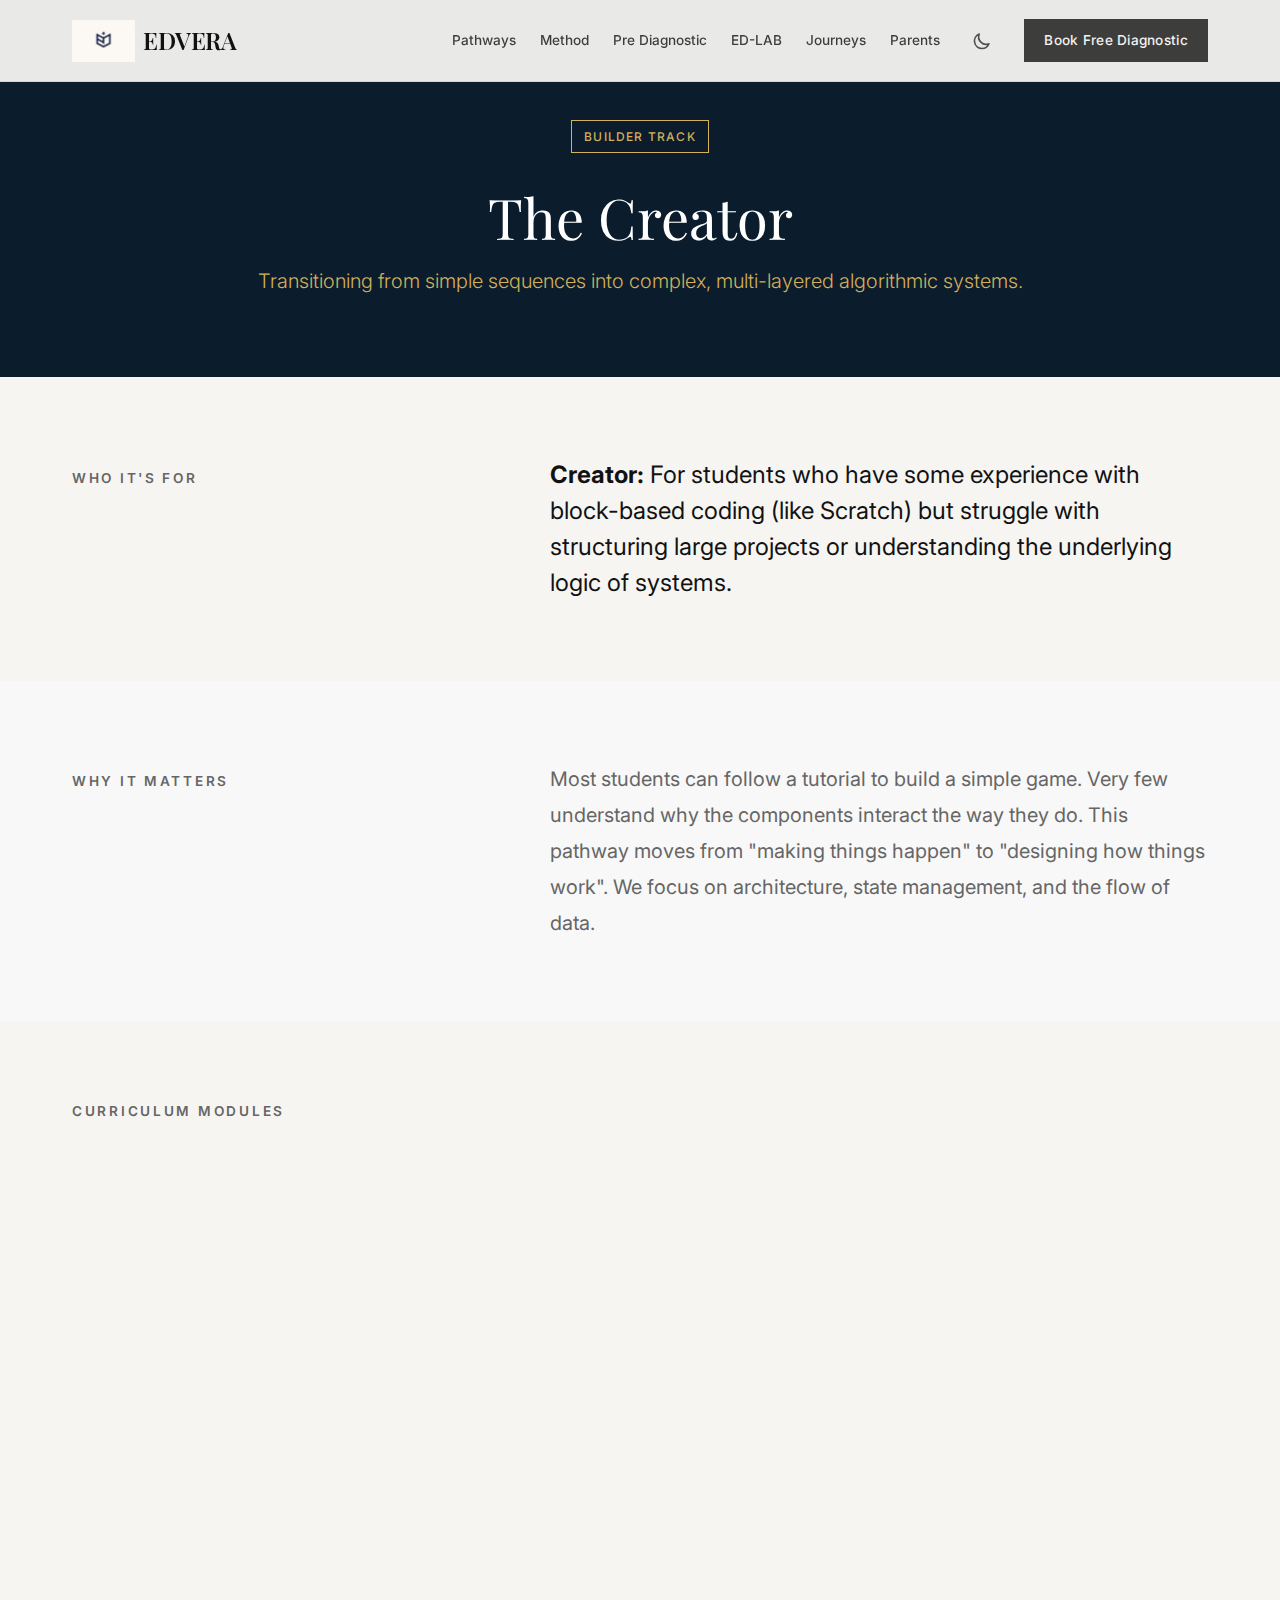
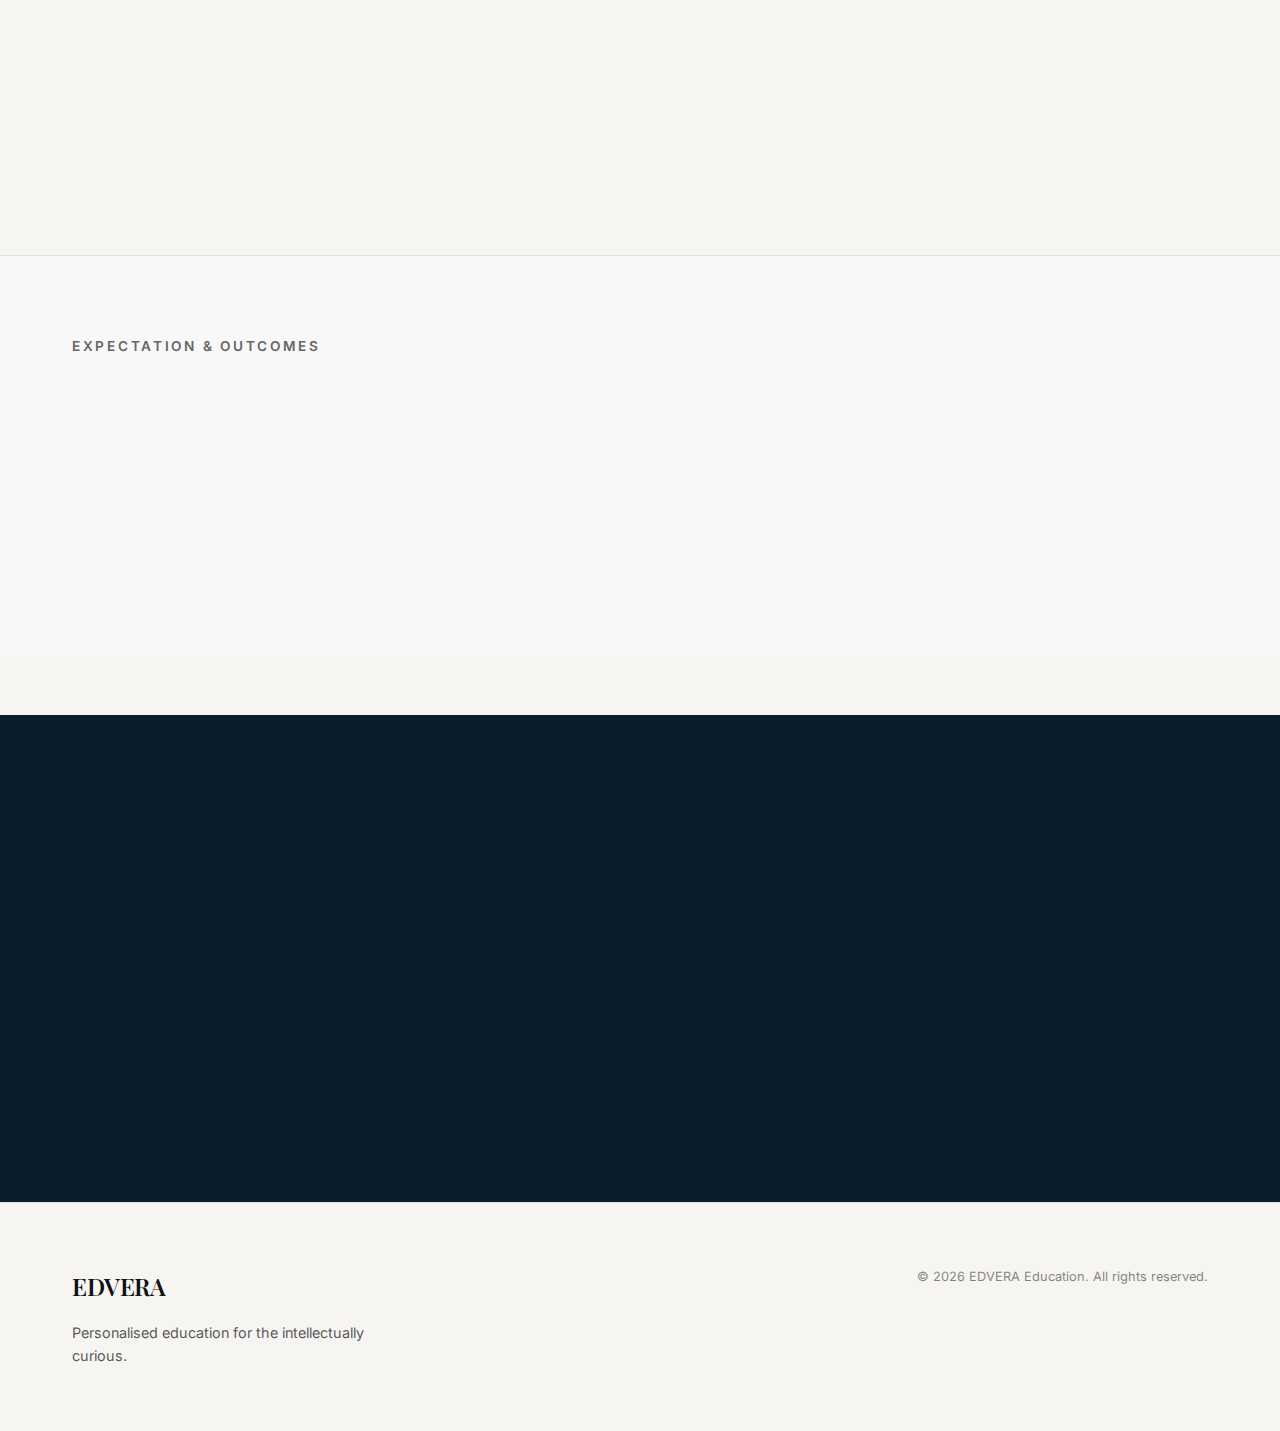
<file: curriculum-builder.html>
<!DOCTYPE html>
<html lang="en">

<head>
    <meta charset="UTF-8">
    <meta name="viewport" content="width=device-width, initial-scale=1.0">
    <meta name="robots" content="index, follow">
    <title>Builder Curriculum | The Creator Pathway | EDVERA</title>
    <meta name="description"
        content="Detailed curriculum for the Builder: Creator pathway at EDVERA. Focus on algorithmic thinking, system design, and visual logic for intermediate learners.">

    <!-- Design System -->
    <link rel="stylesheet" href="assets/css/style.css">
    <link rel="stylesheet" href="assets/css/pathways.css">

    <!-- Favicon -->
    <link rel="icon" href="assets/images/logo.png" type="image/png">
</head>

<body>

    <!-- Navigation -->
    <nav class="navbar">
        <div class="container nav-container">
            <a href="index.html" class="nav-logo" style="display: flex; align-items: center; gap: 0.5rem;">
                <img src="assets/images/logo.png" alt="EDVERA Logo" style="height: 42px; width: auto;">
                EDVERA
            </a>
            <button class="mobile-nav-toggle" aria-label="Toggle navigation">
                <svg width="24" height="24" viewBox="0 0 24 24" fill="none" xmlns="http://www.w3.org/2000/svg">
                    <path d="M4 6H20M4 12H20M4 18H20" stroke="currentColor" stroke-width="2" stroke-linecap="round"
                        stroke-linejoin="round" />
                </svg>
            </button>
            <div class="nav-links">
                <a href="pathways.html" class="hover-link">Pathways</a>
                <a href="method.html" class="hover-link">Method</a>
                <a href="diagnostic.html" class="hover-link">Pre Diagnostic</a>
                <a href="ed-lab.html" class="hover-link">ED-LAB</a>
                <a href="journeys.html" class="hover-link">Journeys</a>
                <a href="parents.html" class="hover-link">Parents</a>
                <a href="https://calendly.com/admissions-edvera/new-meeting" target="_blank" class="btn btn-primary"
                    style="padding: 0.6rem 1.2rem; font-size: 0.85rem;">Book Free Diagnostic</a>
            </div>
        </div>
    </nav>

    <!-- Header -->
    <header class="curriculum-header">
        <div class="container">
            <span class="pathway-pill" style="margin-bottom: 30px;">Builder Track</span>
            <h1 style="font-size: 3.5rem; margin-bottom: 10px;">The Creator</h1>
            <p class="curriculum-tagline">Transitioning from simple sequences into complex, multi-layered algorithmic
                systems.</p>
        </div>
    </header>

    <!-- Content -->
    <main>
        <!-- Who it's for -->
        <section class="curriculum-section">
            <div class="container grid" style="grid-template-columns: 1fr 1.5fr; gap: 40px; align-items: baseline;">
                <span class="section-label">Who it's for</span>
                <div class="reveal-on-scroll">
                    <p class="who-it-is-for"><strong>Creator:</strong> For students who have some experience
                        with block-based coding (like Scratch) but struggle with structuring large projects or
                        understanding the underlying logic of systems.</p>
                </div>
            </div>
        </section>

        <!-- Why it matters -->
        <section class="curriculum-section bg-alt" style="background-color: var(--bg-alt);">
            <div class="container grid" style="grid-template-columns: 1fr 1.5fr; gap: 40px; align-items: baseline;">
                <span class="section-label">Why it matters</span>
                <div class="reveal-on-scroll">
                    <p class="why-it-matters">Most students can follow a tutorial to build a simple game. Very few
                        understand why the components interact the way they do. This pathway moves from "making things
                        happen" to "designing how things work". We focus on architecture, state management, and the flow
                        of data.</p>
                </div>
            </div>
        </section>

        <!-- Curriculum Modules -->
        <section class="curriculum-section">
            <div class="container">
                <span class="section-label">Curriculum Modules</span>

                <div class="module-list">
                    <!-- Module 1 -->
                    <div class="module-item reveal-on-scroll">
                        <div class="module-number">01</div>
                        <div class="module-content">
                            <div class="module-header">
                                <h3 class="module-name">Visual Logic Systems</h3>
                                <span class="module-classes">10 Classes</span>
                            </div>
                            <p class="module-description">Mastering complex game logic in Scratch. Moving beyond simple
                                movement to state-driven gameplay, variables, and custom message broadcasting.</p>
                            <div class="module-skills">
                                <span class="skill-tag">State Management</span>
                                <span class="skill-tag">System Design</span>
                                <span class="skill-tag">Logic Debugging</span>
                            </div>
                        </div>
                    </div>

                    <!-- Module 2 -->
                    <div class="module-item reveal-on-scroll delay-1">
                        <div class="module-number">02</div>
                        <div class="module-content">
                            <div class="module-header">
                                <h3 class="module-name">Mechanical Logic</h3>
                                <span class="module-classes">12 Classes</span>
                            </div>
                            <p class="module-description">Exploring circuitry and automation. Using virtual engineering
                                labs to build complex machines that require precise logical inputs to function.</p>
                            <div class="module-skills">
                                <span class="skill-tag">Circuit Logic</span>
                                <span class="skill-tag">Automation</span>
                                <span class="skill-tag">Input/Output Systems</span>
                            </div>
                        </div>
                    </div>

                    <!-- Module 3 -->
                    <div class="module-item reveal-on-scroll delay-2">
                        <div class="module-number">03</div>
                        <div class="module-content">
                            <div class="module-header">
                                <h3 class="module-name">Computational Thinking</h3>
                                <span class="module-classes">10 Classes</span>
                            </div>
                            <p class="module-description">An introduction to computer science theory. Understanding how
                                computers search, sort, and store information using visual analogies and hands-on
                                projects.</p>
                            <div class="module-skills">
                                <span class="skill-tag">Data Structures</span>
                                <span class="skill-tag">Sorting Algorithms</span>
                                <span class="skill-tag">Algorithmic Flow</span>
                            </div>
                        </div>
                    </div>
                </div>
            </div>
        </section>

        <!-- Outcomes -->
        <section class="curriculum-section bg-alt" style="border-top: 1px solid var(--border-subtle);">
            <div class="container">
                <span class="section-label">Expectation & Outcomes</span>
                <div class="outcomes-grid">
                    <div class="outcome-card reveal-on-scroll">
                        <h4 class="outcome-title">Systems Thinking</h4>
                        <p class="text-muted">The student will perceive software not as a script, but as a collection of
                            interacting components.</p>
                    </div>
                    <div class="outcome-card reveal-on-scroll delay-1">
                        <h4 class="outcome-title">Debugging Mindset</h4>
                        <p class="text-muted">Developed resilience and a structured approach to identifying and fixing
                            logical errors.</p>
                    </div>
                    <div class="outcome-card reveal-on-scroll delay-2">
                        <h4 class="outcome-title">Logic Translation</h4>
                        <p class="text-muted">The ability to translate a real-world problem into a clear, multi-step
                            algorithmic solution.</p>
                    </div>
                </div>
            </div>
        </section>

        <!-- Final CTA -->
        <section class="academic-cta-block">
            <div class="container reveal-on-scroll">
                <h2 style="font-size: 2.5rem; margin-bottom: 1.5rem;">Ready to Build?</h2>
                <p style="max-width: 600px; margin: 0 auto 2.5rem; opacity: 0.8;">
                    If your child already knows the basics of coding but wants to go deeper into systematic problem
                    solving, the Builder track is for them.
                </p>
                <div style="display: flex; flex-direction: column; align-items: center; gap: 20px;">
                    <a href="diagnostic.html" class="btn-premium">Start Pre-Diagnostic Assessment</a>
                    <p class="microcopy">We match the curriculum to your child's existing experience level.</p>
                </div>
            </div>
        </section>
    </main>

    <!-- Footer -->
    <footer
        style="padding: 4rem 0; background-color: var(--color-bg-light); border-top: 1px solid var(--border-subtle);">
        <div class="container grid" style="grid-template-columns: 1fr 1fr; gap: 2rem;">
            <div>
                <a href="index.html" class="nav-logo" style="display: block; margin-bottom: 1rem;">EDVERA</a>
                <p style="font-size: 0.9rem; opacity: 0.7; max-width: 300px;">
                    Personalised education for the intellectually curious.
                </p>
            </div>
            <div style="text-align: right;">
                <p style="font-size: 0.8rem; opacity: 0.5;">&copy; 2026 EDVERA Education. All rights reserved.</p>
            </div>
        </div>
    </footer>

    <script src="assets/js/main.js"></script>
    <script>
        const observerOptions = { threshold: 0.1 };
        const observer = new IntersectionObserver((entries) => {
            entries.forEach(entry => {
                if (entry.isIntersecting) {
                    entry.target.classList.add('is-visible');
                }
            });
        }, observerOptions);
        document.querySelectorAll('.reveal-on-scroll').forEach(el => observer.observe(el));
    </script>
</body>

</html>
</file>
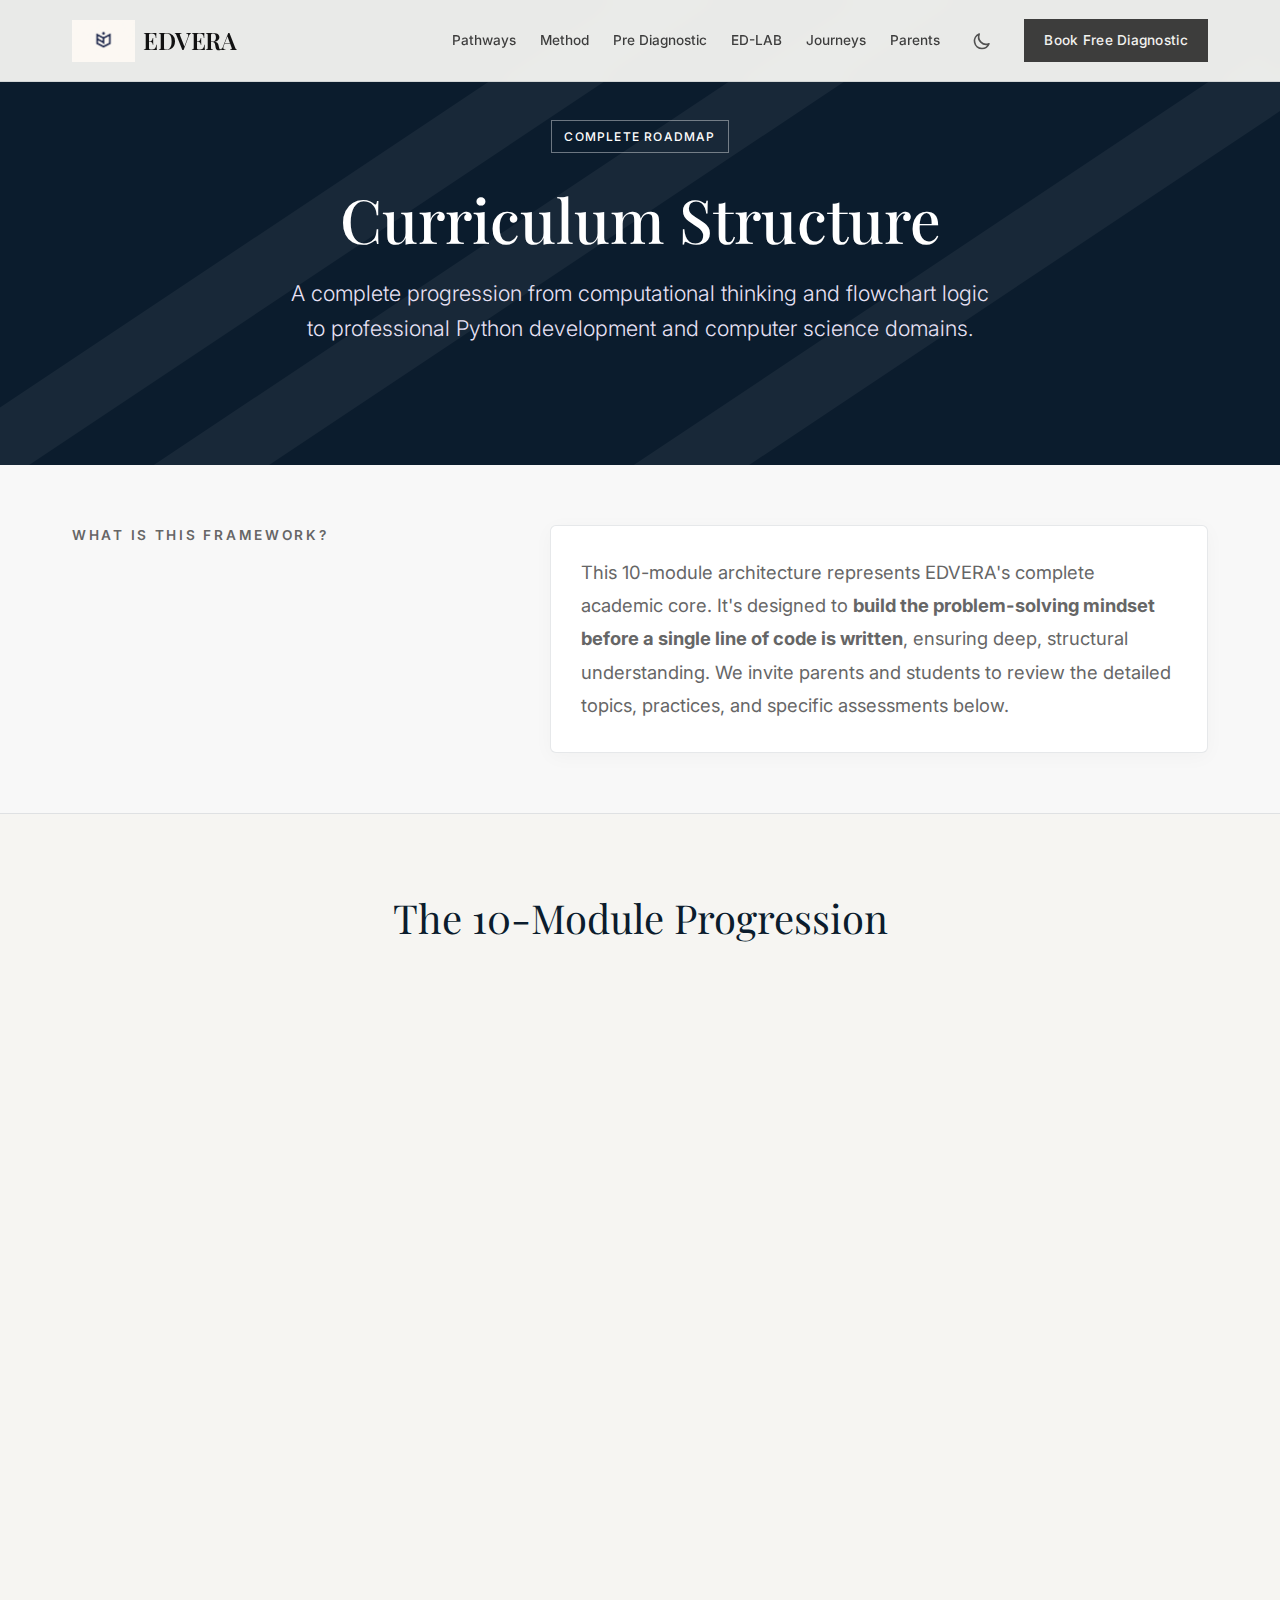
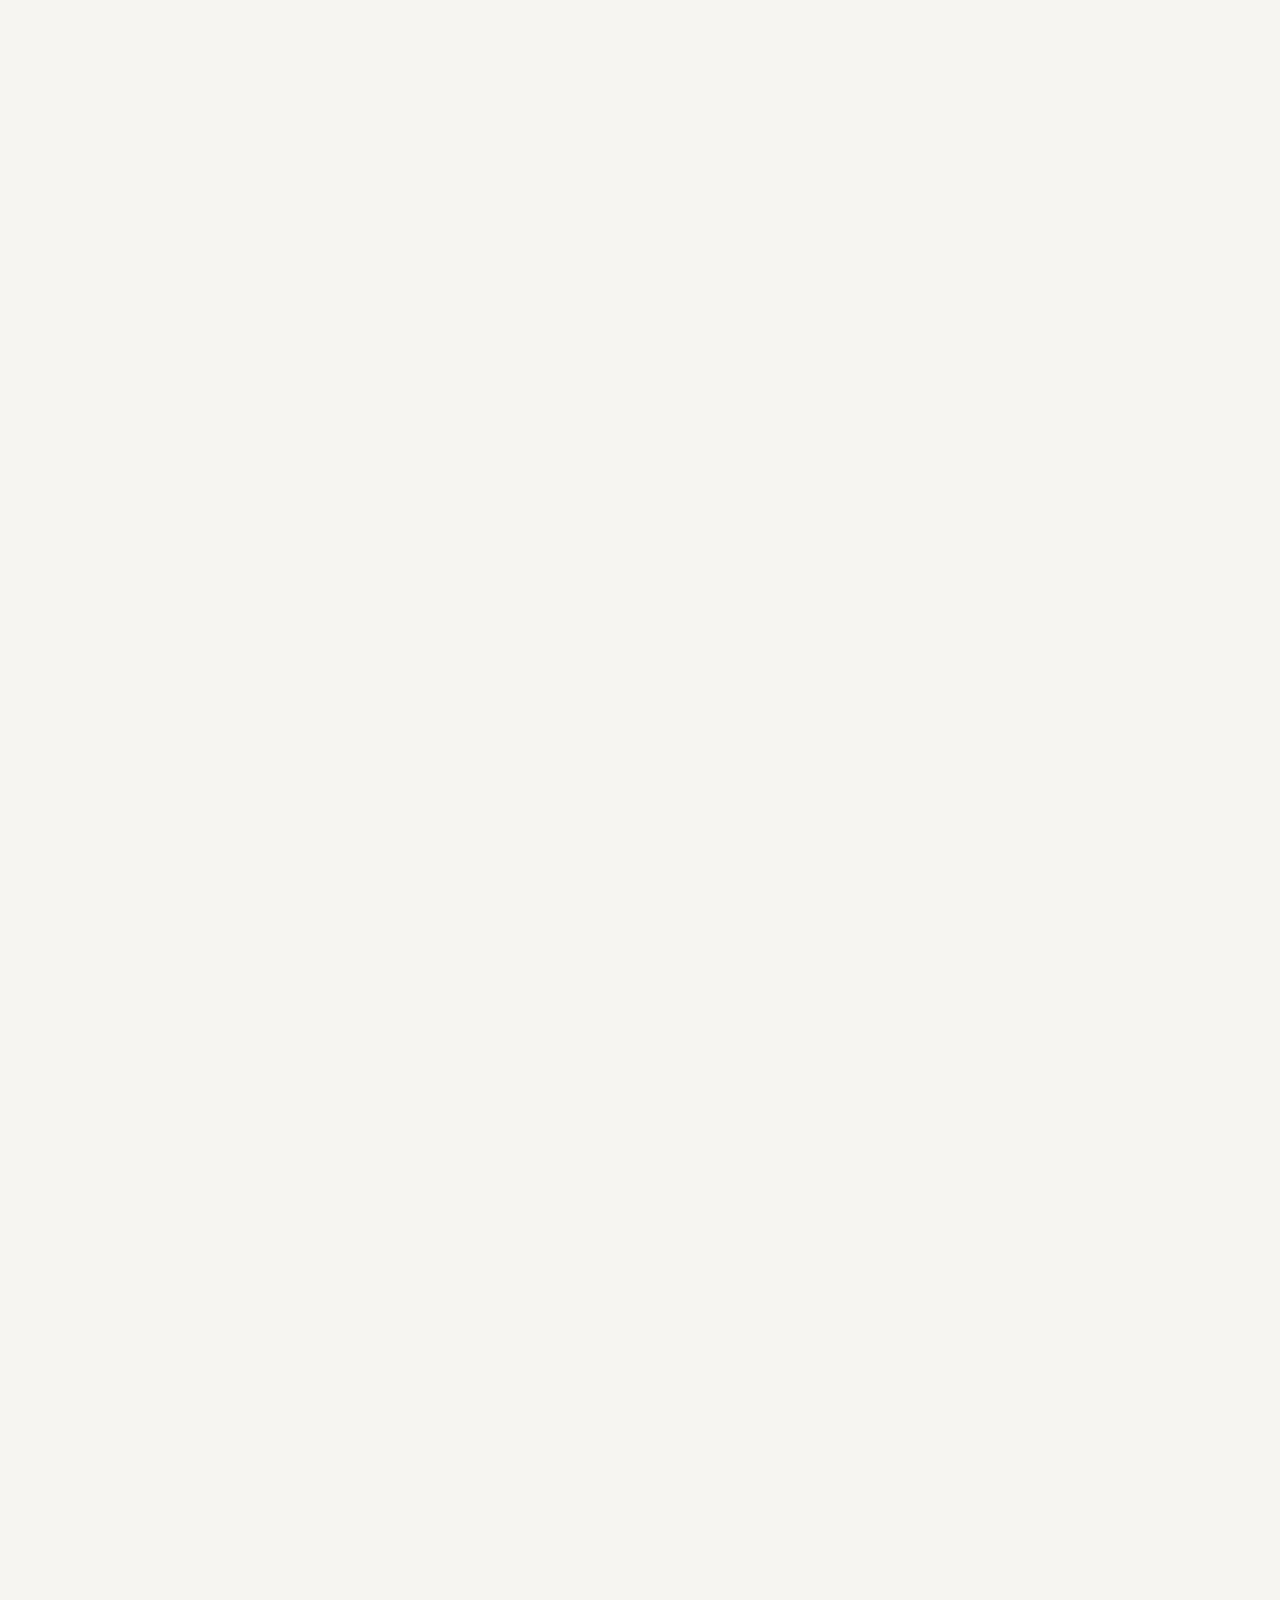
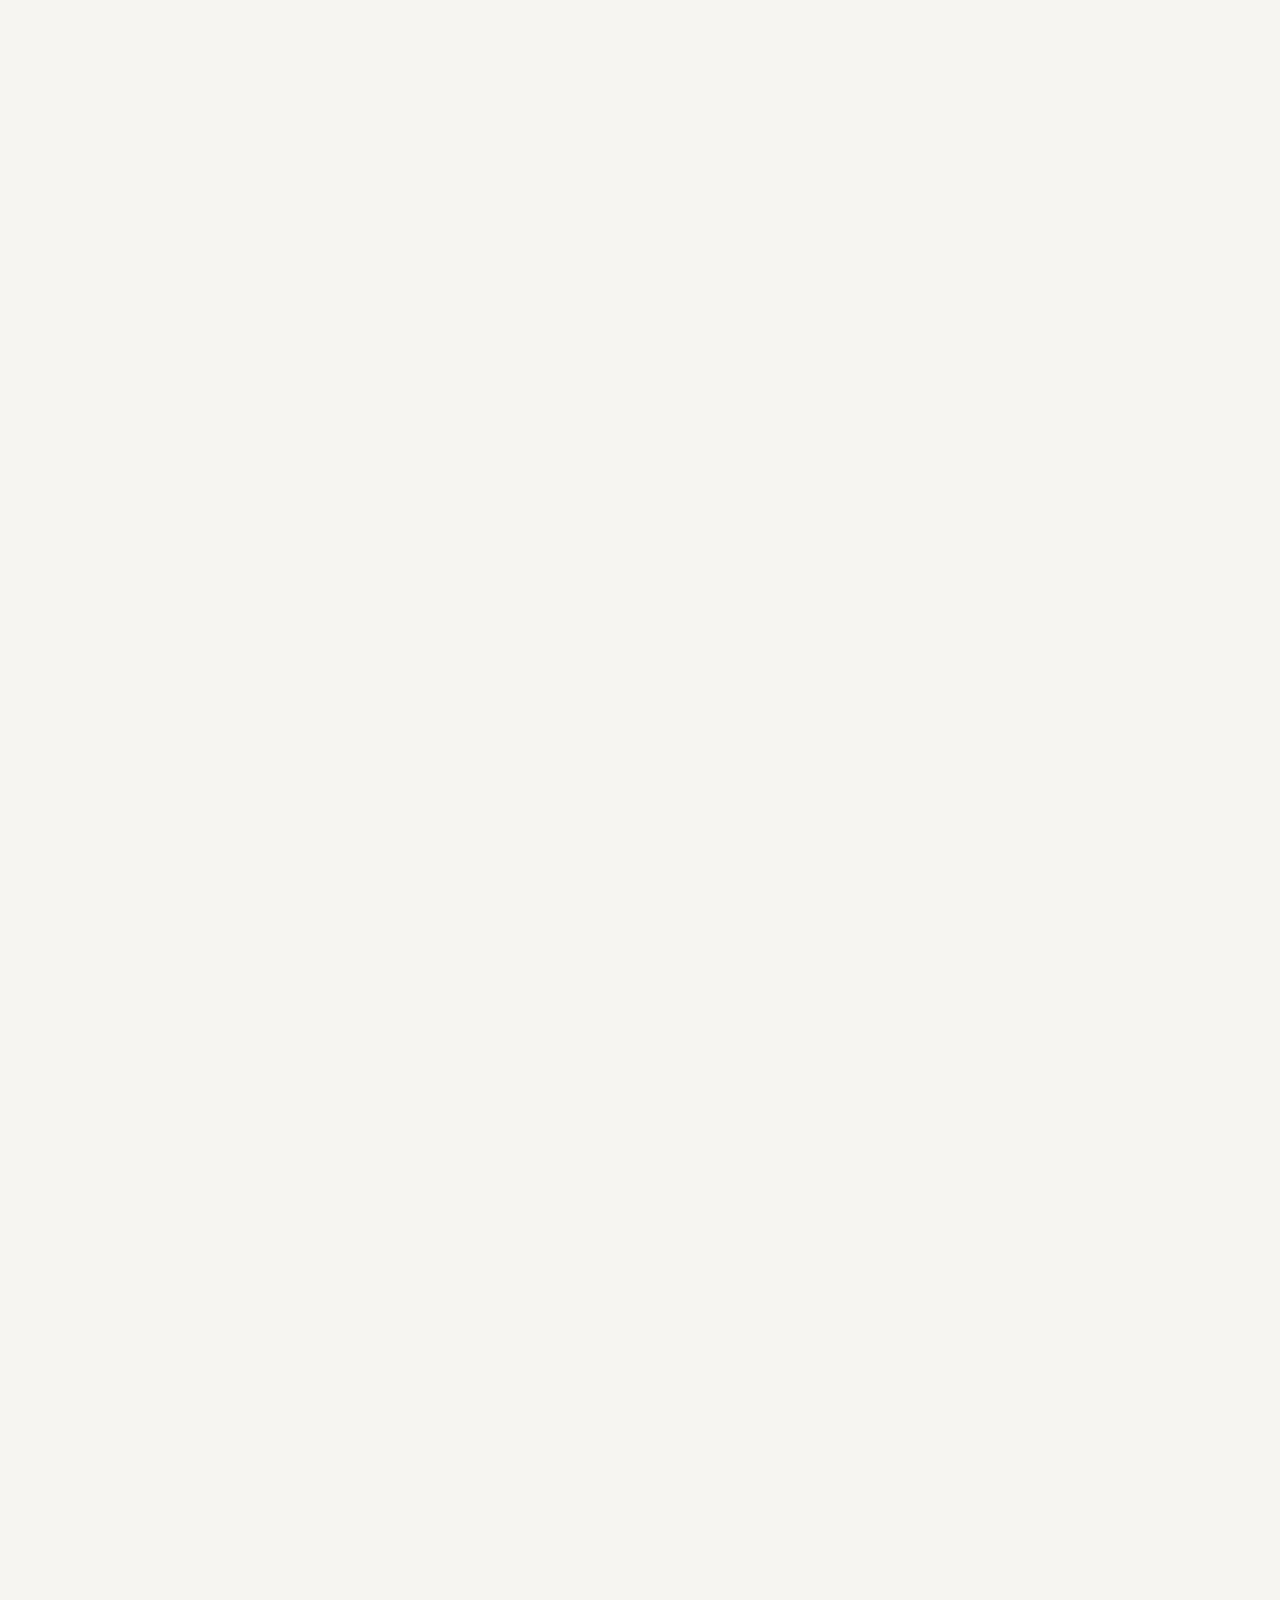
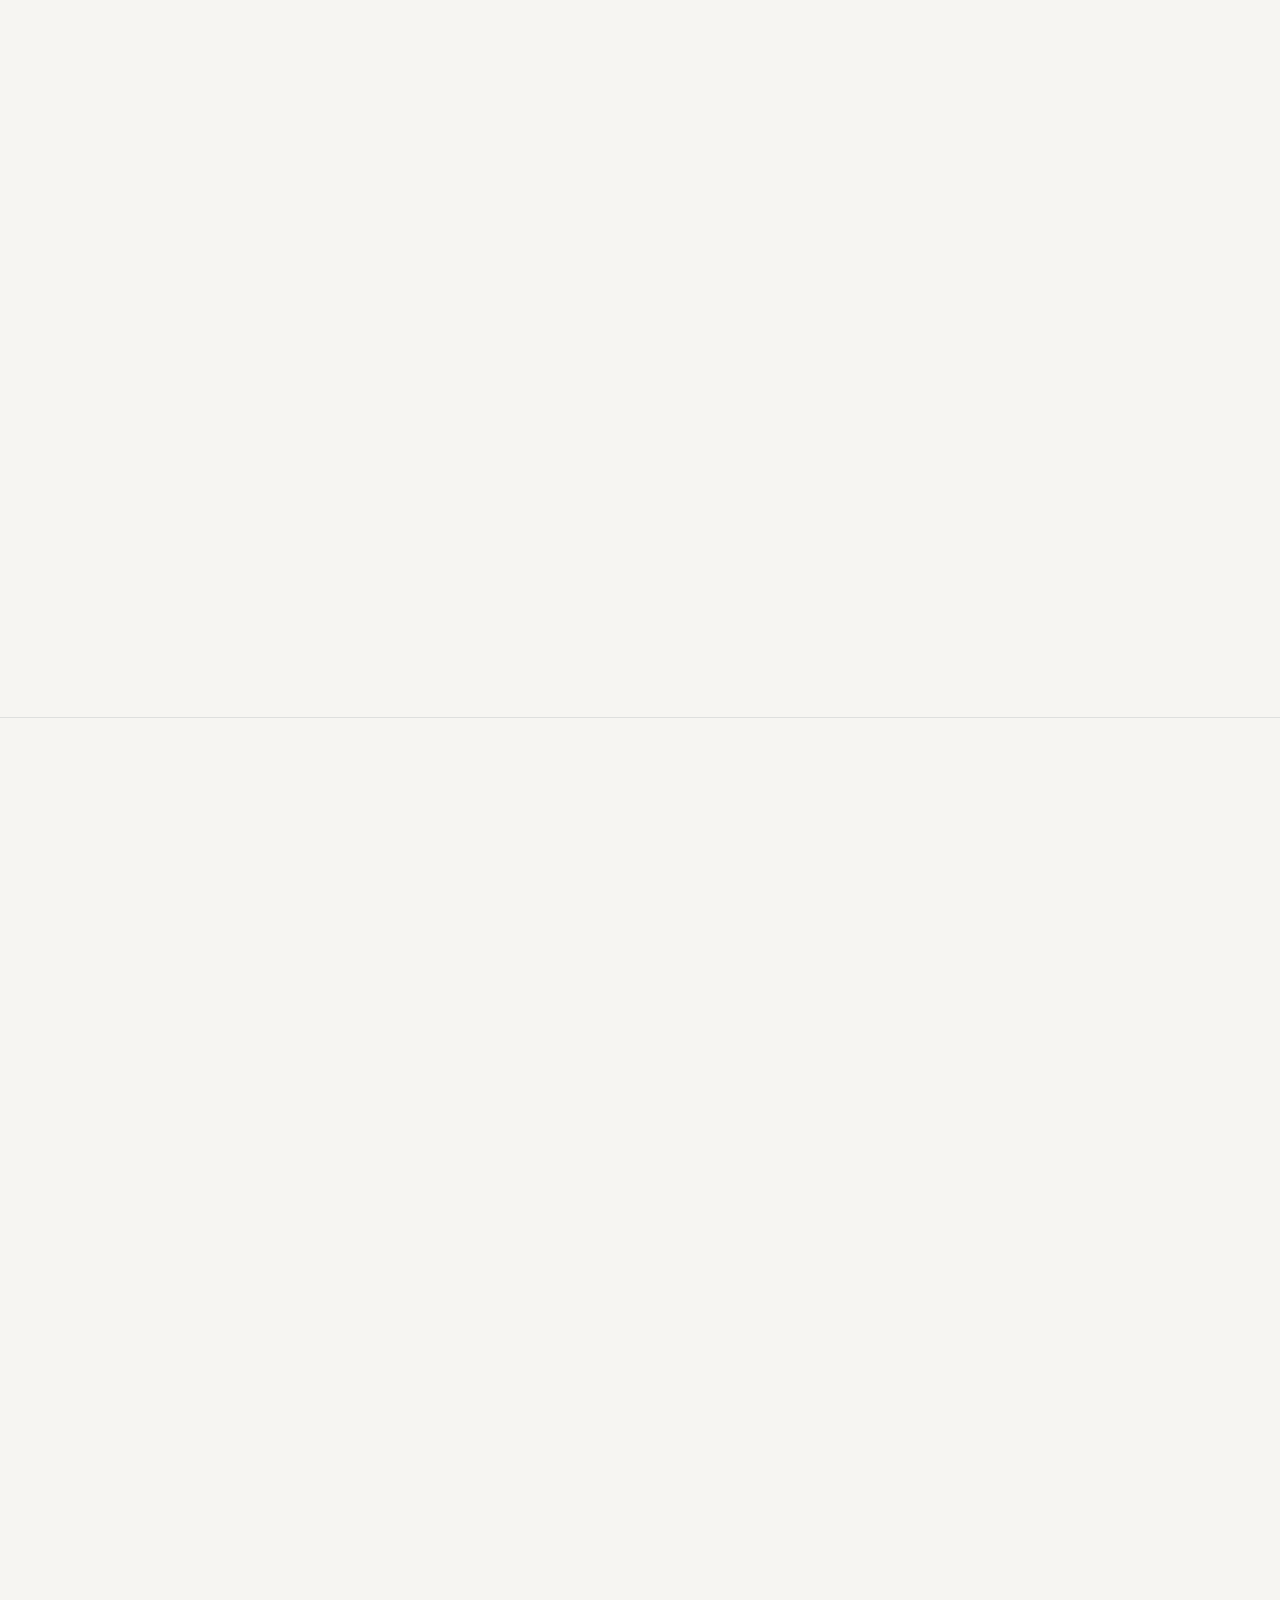
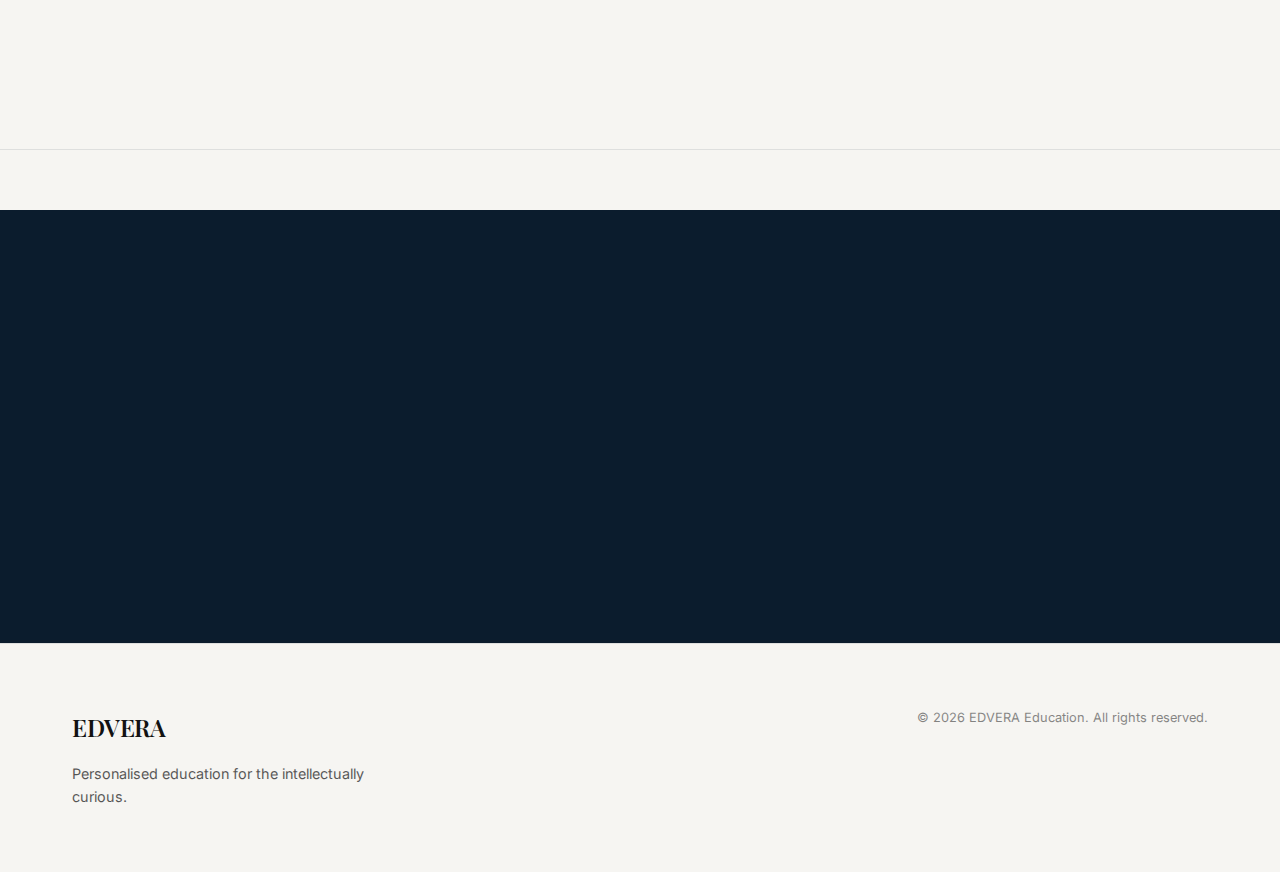
<file: curriculum-detailed.html>
<!DOCTYPE html>
<html lang="en">

<head>
    <meta charset="UTF-8">
    <meta name="viewport" content="width=device-width, initial-scale=1.0">
    <meta name="robots" content="index, follow">
    <title>Detailed Curriculum Structure | EDVERA</title>
    <meta name="description"
        content="Detailed computer science curriculum for EDVERA. From Computational Thinking Fundamentals to Python Programming and Advanced Concepts.">

    <!-- Design System -->
    <link rel="stylesheet" href="assets/css/style.css">
    <link rel="stylesheet" href="assets/css/pathways.css">

    <!-- Favicon -->
    <link rel="icon" href="assets/images/logo.png" type="image/png">
    
    <style>
        .module-interactive {
            background: var(--bg-card);
            border: 1px solid var(--border-subtle);
            border-radius: 8px;
            padding: 2rem;
            margin-bottom: 2rem;
            transition: all var(--duration-hover) var(--ease-breath);
            position: relative;
            overflow: hidden;
            box-shadow: 0 4px 15px rgba(0,0,0,0.02);
            display: grid;
            grid-template-columns: 80px 1fr;
            gap: 30px;
        }

        .module-interactive:hover {
            border-color: var(--color-navy);
            transform: translateY(-5px);
            box-shadow: 0 12px 30px rgba(0,0,0,0.08);
        }

        .module-num-bg {
            font-family: var(--font-serif);
            font-size: 5rem;
            color: var(--accent-amber);
            opacity: 0.15;
            position: absolute;
            top: -10px;
            right: 20px;
            pointer-events: none;
            transition: opacity var(--duration-hover), transform var(--duration-hover);
        }

        .module-interactive:hover .module-num-bg {
            opacity: 0.3;
            transform: scale(1.1);
        }

        .curriculum-grid-2 {
            display: grid;
            grid-template-columns: 1fr 1fr;
            gap: 20px;
            margin-top: 1.5rem;
        }

        .curriculum-box {
            background: var(--bg-alt);
            padding: 1.5rem;
            border-radius: 6px;
            border-left: 3px solid var(--accent-amber);
        }
        
        .curriculum-box h5 {
            font-size: 1rem;
            color: var(--text-main);
            margin-bottom: 0.8rem;
            display: flex;
            align-items: center;
            gap: 8px;
        }

        .curriculum-box ul {
            list-style: none;
            margin: 0;
            padding: 0;
            opacity: 0.85;
            font-size: 0.95rem;
            line-height: 1.6;
        }

        .curriculum-box ul li {
            position: relative;
            padding-left: 20px;
            margin-bottom: 8px;
            color: var(--text-muted);
        }
        
        .curriculum-box ul li::before {
            content: "•";
            color: var(--accent-amber);
            position: absolute;
            left: 0;
            font-weight: bold;
        }

        .methodology-grid {
            display: grid;
            grid-template-columns: repeat(auto-fit, minmax(280px, 1fr));
            gap: 30px;
            margin-top: 40px;
        }

        .method-card {
            background: var(--bg-card);
            padding: 30px;
            border: 1px solid var(--border-subtle);
            border-radius: 4px;
            position: relative;
            z-index: 1;
            transition: transform var(--duration-hover) var(--ease-breath);
        }

        .method-card:hover {
            transform: translateY(-8px);
            border-color: var(--accent-teal);
        }
        
        @media (max-width: 768px) {
            .module-interactive {
                grid-template-columns: 1fr;
                padding: 1.5rem;
            }
            .curriculum-grid-2 {
                grid-template-columns: 1fr;
            }
            .module-num-bg {
                font-size: 3.5rem;
            }
        }
    </style>
</head>

<body>

    <!-- Navigation -->
    <nav class="navbar">
        <div class="container nav-container">
            <a href="index.html" class="nav-logo" style="display: flex; align-items: center; gap: 0.5rem;">
                <img src="assets/images/logo.png" alt="EDVERA Logo" style="height: 42px; width: auto;">
                EDVERA
            </a>
            <button class="mobile-nav-toggle" aria-label="Toggle navigation">
                <svg width="24" height="24" viewBox="0 0 24 24" fill="none" xmlns="http://www.w3.org/2000/svg">
                    <path d="M4 6H20M4 12H20M4 18H20" stroke="currentColor" stroke-width="2" stroke-linecap="round"
                        stroke-linejoin="round" />
                </svg>
            </button>
            <div class="nav-links">
                <a href="pathways.html" class="hover-link">Pathways</a>
                <a href="method.html" class="hover-link">Method</a>
                <a href="diagnostic.html" class="hover-link">Pre Diagnostic</a>
                <a href="ed-lab.html" class="hover-link">ED-LAB</a>
                <a href="journeys.html" class="hover-link">Journeys</a>
                <a href="parents.html" class="hover-link">Parents</a>
                <a href="https://calendly.com/admissions-edvera/new-meeting" target="_blank" class="btn btn-primary"
                    style="padding: 0.6rem 1.2rem; font-size: 0.85rem;">Book Free Diagnostic</a>
            </div>
        </div>
    </nav>

    <!-- Header -->
    <header class="curriculum-header" style="position: relative; overflow: hidden; padding-bottom: 120px;">
        <!-- Background decorative vectors -->
        <div style="position: absolute; top:0; left: 0; width: 100%; height: 100%; opacity: 0.05; pointer-events: none; z-index: 0;">
            <svg viewBox="0 0 800 600" width="100%" height="100%" preserveAspectRatio="xMidYMid slice">
                <rect x="0" y="0" width="800" height="600" fill="transparent" />
                <path d="M-100,500 L800,-100 M-100,600 L800,0 M200,600 L800,200" stroke="#fff" stroke-width="40"/>
            </svg>
        </div>
        <div class="container" style="position: relative; z-index: 1;">
            <span class="pathway-pill" style="margin-bottom: 30px; border-color: rgba(255,255,255,0.4); color: white;">Complete Roadmap</span>
            <h1 style="font-size: 3.8rem; margin-bottom: 20px; font-family: var(--font-serif); font-weight: 500;">Curriculum Structure</h1>
            <p class="curriculum-tagline" style="max-width: 700px; margin: 0 auto; color: #E8E2F6; font-size: 1.35rem; line-height: 1.6;">A complete progression from computational thinking and flowchart logic to professional Python development and computer science domains.</p>
        </div>
    </header>

    <main>
        
        <!-- Parent Intro Section -->
        <section class="curriculum-section bg-alt" style="padding-top: 60px; padding-bottom: 60px; border-bottom: 1px solid var(--border-subtle);">
            <div class="container grid" style="grid-template-columns: 1fr 1.5fr; gap: 40px; align-items: start;">
                 <span class="section-label" style="font-family: var(--font-sans);">What is this framework?</span>
                 <div class="reveal-on-scroll" style="background: var(--bg-card); padding: 30px; border-radius: 6px; box-shadow: 0 4px 20px rgba(0,0,0,0.03); border: 1px solid var(--border-subtle);">
                     <p style="font-size: 1.15rem; color: var(--text-muted); line-height: 1.8;">
                        This 10-module architecture represents EDVERA's complete academic core. It's designed to <strong>build the problem-solving mindset before a single line of code is written</strong>, ensuring deep, structural understanding. We invite parents and students to review the detailed topics, practices, and specific assessments below.
                     </p>
                 </div>
            </div>
        </section>

        <!-- Dynamic Curriculum Modules -->
        <section class="curriculum-section" style="background-color: var(--bg-page);">
            <div class="container">
                
                <h2 style="font-family: var(--font-serif); font-size: 2.5rem; text-align: center; margin-bottom: 60px; color: var(--color-navy);">The 10-Module Progression</h2>

                <div class="module-list">
                    
                    <!-- Module 1 -->
                    <div class="module-interactive reveal-on-scroll">
                        <div class="module-num-bg">01</div>
                        <div class="module-number" style="font-family: var(--font-serif); color: var(--color-navy);">01</div>
                        <div class="module-content" style="border-left: none; padding-left: 0; padding-bottom: 0;">
                            <div class="module-header">
                                <h3 class="module-name" style="font-family: var(--font-serif); font-size: 1.8rem; color: var(--color-navy);">Computational Thinking Fundamentals</h3>
                            </div>
                            <p class="module-description" style="font-size: 1.1rem; color: var(--text-muted); font-weight: 500;">Objective: Build core problem-solving mindset before coding.</p>
                            
                            <div class="curriculum-grid-2">
                                <div class="curriculum-box">
                                    <h5>
                                        <svg width="20" height="20" viewBox="0 0 24 24" fill="none" stroke="currentColor" stroke-width="2"><path d="M4 19.5A2.5 2.5 0 0 1 6.5 17H20"></path><path d="M6.5 2H20v20H6.5A2.5 2.5 0 0 1 4 19.5v-15A2.5 2.5 0 0 1 6.5 2z"></path></svg>
                                        Topics Covered
                                    </h5>
                                    <ul>
                                        <li>What is Computer Science?</li>
                                        <li>What is a program?</li>
                                        <li>Input, Process, Output model</li>
                                        <li>Instructions and sequence</li>
                                        <li>Algorithmic thinking in daily life</li>
                                        <li>Decomposition & Pattern recognition</li>
                                        <li>Abstraction (ignoring unnecessary details)</li>
                                    </ul>
                                </div>
                                <div class="curriculum-box" style="background-color: #F8F9FA;">
                                    <h5>
                                        <svg width="20" height="20" viewBox="0 0 24 24" fill="none" stroke="currentColor" stroke-width="2"><polyline points="22 12 18 12 15 21 9 3 6 12 2 12"></polyline></svg>
                                        Practice & Assessment
                                    </h5>
                                    <ul>
                                        <li><strong>Practice:</strong> Write algorithms for daily tasks. Identify inputs/outputs in common systems.</li>
                                        <li><strong>Assessment:</strong> Short written algorithms for real-life tasks.</li>
                                    </ul>
                                </div>
                            </div>
                        </div>
                    </div>
                    
                    <!-- Module 2 -->
                    <div class="module-interactive reveal-on-scroll delay-1">
                        <div class="module-num-bg">02</div>
                        <div class="module-number" style="font-family: var(--font-serif); color: var(--color-navy);">02</div>
                        <div class="module-content" style="border-left: none; padding-left: 0; padding-bottom: 0;">
                            <div class="module-header">
                                <h3 class="module-name" style="font-family: var(--font-serif); font-size: 1.8rem; color: var(--color-navy);">Algorithms, Flowcharts, and Pseudocode</h3>
                            </div>
                            <p class="module-description" style="font-size: 1.1rem; color: var(--text-muted); font-weight: 500;">Objective: Teach structured problem representation.</p>
                            
                            <div class="curriculum-grid-2">
                                <div class="curriculum-box">
                                    <h5>
                                        <svg width="20" height="20" viewBox="0 0 24 24" fill="none" stroke="currentColor" stroke-width="2"><rect x="3" y="3" width="18" height="18" rx="2" ry="2"></rect><line x1="9" y1="3" x2="9" y2="21"></line></svg>
                                        Topics Covered
                                    </h5>
                                    <ul>
                                        <li>Characteristics of good algorithms</li>
                                        <li>Flowcharts (Start/End, Input/Output, Process, Decision)</li>
                                        <li>Flow of control</li>
                                        <li>Pseudocode (Structured English)</li>
                                        <li>Sequencing & Conditional logic</li>
                                        <li>Loops in pseudocode</li>
                                    </ul>
                                </div>
                                <div class="curriculum-box" style="background-color: #F8F9FA;">
                                    <h5>
                                        <svg width="20" height="20" viewBox="0 0 24 24" fill="none" stroke="currentColor" stroke-width="2"><polyline points="22 12 18 12 15 21 9 3 6 12 2 12"></polyline></svg>
                                        Practice & Assessment
                                    </h5>
                                    <ul>
                                        <li><strong>Practice:</strong> Convert daily tasks into flowcharts. Write pseudocode for simple problems.</li>
                                        <li><strong>Assessment:</strong> Design flowcharts and pseudocode for given problems.</li>
                                    </ul>
                                </div>
                            </div>
                        </div>
                    </div>
                    
                    <!-- Module 3 -->
                    <div class="module-interactive reveal-on-scroll">
                        <div class="module-num-bg">03</div>
                        <div class="module-number" style="font-family: var(--font-serif); color: var(--color-navy);">03</div>
                        <div class="module-content" style="border-left: none; padding-left: 0; padding-bottom: 0;">
                            <div class="module-header">
                                <h3 class="module-name" style="font-family: var(--font-serif); font-size: 1.8rem; color: var(--color-navy);">Introduction to Programming (Python)</h3>
                            </div>
                            <p class="module-description" style="font-size: 1.1rem; color: var(--text-muted); font-weight: 500;">Objective: Transition from logic to real code.</p>
                            
                            <div class="curriculum-grid-2">
                                <div class="curriculum-box">
                                    <h5>
                                        <svg width="20" height="20" viewBox="0 0 24 24" fill="none" stroke="currentColor" stroke-width="2"><polyline points="16 18 22 12 16 6"></polyline><polyline points="8 6 2 12 8 18"></polyline></svg>
                                        Topics Covered
                                    </h5>
                                    <ul>
                                        <li>What is a programming language</li>
                                        <li>Python setup and execution</li>
                                        <li>Output statements</li>
                                        <li>Variables and data types</li>
                                        <li>Input from user</li>
                                        <li>Basic expressions</li>
                                    </ul>
                                </div>
                                <div class="curriculum-box" style="background-color: #F8F9FA;">
                                    <h5>
                                        <svg width="20" height="20" viewBox="0 0 24 24" fill="none" stroke="currentColor" stroke-width="2"><polyline points="22 12 18 12 15 21 9 3 6 12 2 12"></polyline></svg>
                                        Practice & Assessment
                                    </h5>
                                    <ul>
                                        <li><strong>Practice:</strong> Greeting program, simple calculator, age-based message.</li>
                                        <li><strong>Assessment:</strong> Write simple programs based directly on previously structured pseudocode.</li>
                                    </ul>
                                </div>
                            </div>
                        </div>
                    </div>

                    <!-- Module 4 -->
                    <div class="module-interactive reveal-on-scroll">
                        <div class="module-num-bg">04</div>
                        <div class="module-number" style="font-family: var(--font-serif); color: var(--color-navy);">04</div>
                        <div class="module-content" style="border-left: none; padding-left: 0; padding-bottom: 0;">
                            <div class="module-header">
                                <h3 class="module-name" style="font-family: var(--font-serif); font-size: 1.8rem; color: var(--color-navy);">Control Structures (Decision Making)</h3>
                            </div>
                            <p class="module-description" style="font-size: 1.1rem; color: var(--text-muted); font-weight: 500;">Objective: Teach branching logic.</p>
                            
                            <div class="curriculum-grid-2">
                                <div class="curriculum-box">
                                    <h5><svg width="20" height="20" viewBox="0 0 24 24" fill="none" stroke="currentColor" stroke-width="2"><path d="M12 22s8-4 8-10V5l-8-3-8 3v7c0 6 8 10 8 10z"></path></svg> Topics Covered</h5>
                                    <ul>
                                        <li>Conditional statements (if, elif, else)</li>
                                        <li>Comparison operators</li>
                                        <li>Logical operators (and, or, not)</li>
                                        <li>Nested conditions</li>
                                        <li>Translating conditional flowcharts to code</li>
                                    </ul>
                                </div>
                                <div class="curriculum-box" style="background-color: #F8F9FA;">
                                    <h5><svg width="20" height="20" viewBox="0 0 24 24" fill="none" stroke="currentColor" stroke-width="2"><polyline points="22 12 18 12 15 21 9 3 6 12 2 12"></polyline></svg> Practice & Assessment</h5>
                                    <ul>
                                        <li><strong>Practice:</strong> Pass/Fail checker, Grade classification, Menu-based program.</li>
                                        <li><strong>Assessment:</strong> Flowchart → Pseudocode → Python conversion tasks.</li>
                                    </ul>
                                </div>
                            </div>
                        </div>
                    </div>

                    <!-- Module 5 -->
                    <div class="module-interactive reveal-on-scroll">
                        <div class="module-num-bg">05</div>
                        <div class="module-number" style="font-family: var(--font-serif); color: var(--color-navy);">05</div>
                        <div class="module-content" style="border-left: none; padding-left: 0; padding-bottom: 0;">
                            <div class="module-header">
                                <h3 class="module-name" style="font-family: var(--font-serif); font-size: 1.8rem; color: var(--color-navy);">Iteration (Loops)</h3>
                            </div>
                            <p class="module-description" style="font-size: 1.1rem; color: var(--text-muted); font-weight: 500;">Objective: Teach repetition and automation.</p>
                            
                            <div class="curriculum-grid-2">
                                <div class="curriculum-box">
                                    <h5><svg width="20" height="20" viewBox="0 0 24 24" fill="none" stroke="currentColor" stroke-width="2"><path d="M21.5 2v6h-6M21.34 15.57a10 10 0 1 1-.59-9.21l-3.25 3.14"></path></svg> Topics Covered</h5>
                                    <ul>
                                        <li>Why loops are needed</li>
                                        <li>For loops vs While loops</li>
                                        <li>Loop control (break, continue)</li>
                                        <li>Translating pseudocode loops to executable code</li>
                                    </ul>
                                </div>
                                <div class="curriculum-box" style="background-color: #F8F9FA;">
                                    <h5><svg width="20" height="20" viewBox="0 0 24 24" fill="none" stroke="currentColor" stroke-width="2"><polyline points="22 12 18 12 15 21 9 3 6 12 2 12"></polyline></svg> Practice & Assessment</h5>
                                    <ul>
                                        <li><strong>Practice:</strong> Number series generation, Multiplication tables, Pattern printing.</li>
                                        <li><strong>Assessment:</strong> Write programs using loops for complex repetitive tasks.</li>
                                    </ul>
                                </div>
                            </div>
                        </div>
                    </div>

                    <!-- Module 6 -->
                    <div class="module-interactive reveal-on-scroll">
                        <div class="module-num-bg">06</div>
                        <div class="module-number" style="font-family: var(--font-serif); color: var(--color-navy);">06</div>
                        <div class="module-content" style="border-left: none; padding-left: 0; padding-bottom: 0;">
                            <div class="module-header">
                                <h3 class="module-name" style="font-family: var(--font-serif); font-size: 1.8rem; color: var(--color-navy);">Data Handling (Lists and Basic Structures)</h3>
                            </div>
                            <p class="module-description" style="font-size: 1.1rem; color: var(--text-muted); font-weight: 500;">Objective: Teach data organization and aggregation.</p>
                            <div class="curriculum-grid-2">
                                <div class="curriculum-box">
                                    <h5><svg width="20" height="20" viewBox="0 0 24 24" fill="none" stroke="currentColor" stroke-width="2"><path d="M21 16V8a2 2 0 0 0-1-1.73l-7-4a2 2 0 0 0-2 0l-7 4A2 2 0 0 0 3 8v8a2 2 0 0 0 1 1.73l7 4a2 2 0 0 0 2 0l7-4A2 2 0 0 0 21 16z"></path><polyline points="3.27 6.96 12 12.01 20.73 6.96"></polyline><line x1="12" y1="22.08" x2="12" y2="12"></line></svg> Topics Covered</h5>
                                    <ul>
                                        <li>Lists arrays and mutability</li>
                                        <li>Indexing and Iteration over lists</li>
                                        <li>Simple searching algorithms</li>
                                        <li>Aggregation (sum, max, min, count)</li>
                                    </ul>
                                </div>
                                <div class="curriculum-box" style="background-color: #F8F9FA;">
                                    <h5><svg width="20" height="20" viewBox="0 0 24 24" fill="none" stroke="currentColor" stroke-width="2"><polyline points="22 12 18 12 15 21 9 3 6 12 2 12"></polyline></svg> Practice & Assessment</h5>
                                    <ul>
                                        <li><strong>Practice:</strong> Student marks analysis, Dynamic To-do list, Simple leaderboard logic.</li>
                                        <li><strong>Assessment:</strong> Programs that manipulate and query collections of data.</li>
                                    </ul>
                                </div>
                            </div>
                        </div>
                    </div>

                    <!-- Module 7 -->
                    <div class="module-interactive reveal-on-scroll">
                        <div class="module-num-bg">07</div>
                        <div class="module-number" style="font-family: var(--font-serif); color: var(--color-navy);">07</div>
                        <div class="module-content" style="border-left: none; padding-left: 0; padding-bottom: 0;">
                            <div class="module-header">
                                <h3 class="module-name" style="font-family: var(--font-serif); font-size: 1.8rem; color: var(--color-navy);">Debugging and Program Quality</h3>
                            </div>
                            <p class="module-description" style="font-size: 1.1rem; color: var(--text-muted); font-weight: 500;">Objective: Build debugging mindset and error handling skills.</p>
                            <div class="curriculum-grid-2">
                                <div class="curriculum-box">
                                    <h5><svg width="20" height="20" viewBox="0 0 24 24" fill="none" stroke="currentColor" stroke-width="2"><path d="M10.29 3.86L1.82 18a2 2 0 0 0 1.71 3h16.94a2 2 0 0 0 1.71-3L13.71 3.86a2 2 0 0 0-3.42 0z"></path><line x1="12" y1="9" x2="12" y2="13"></line><line x1="12" y1="17" x2="12.01" y2="17"></line></svg> Topics Covered</h5>
                                    <ul>
                                        <li>Types of errors & Reading stack traces</li>
                                        <li>Debugging strategies and logical isolation</li>
                                        <li>Step-by-step tracing techniques</li>
                                        <li>Improving readability and basic input validation</li>
                                    </ul>
                                </div>
                                <div class="curriculum-box" style="background-color: #F8F9FA;">
                                    <h5><svg width="20" height="20" viewBox="0 0 24 24" fill="none" stroke="currentColor" stroke-width="2"><polyline points="22 12 18 12 15 21 9 3 6 12 2 12"></polyline></svg> Practice & Assessment</h5>
                                    <ul>
                                        <li><strong>Practice:</strong> Fixing broken legacy programs intentionally seeded with bugs.</li>
                                        <li><strong>Assessment:</strong> Debugging exercises with hidden logical errors.</li>
                                    </ul>
                                </div>
                            </div>
                        </div>
                    </div>

                    <!-- Module 8 -->
                    <div class="module-interactive reveal-on-scroll">
                        <div class="module-num-bg">08</div>
                        <div class="module-number" style="font-family: var(--font-serif); color: var(--color-navy);">08</div>
                        <div class="module-content" style="border-left: none; padding-left: 0; padding-bottom: 0;">
                            <div class="module-header">
                                <h3 class="module-name" style="font-family: var(--font-serif); font-size: 1.8rem; color: var(--color-navy);">Mini Projects (Application of Concepts)</h3>
                            </div>
                            <p class="module-description" style="font-size: 1.1rem; color: var(--text-muted); font-weight: 500;">Objective: Apply fundamentals in standalone, real contexts.</p>
                            <div class="curriculum-grid-2">
                                <div class="curriculum-box">
                                    <h5><svg width="20" height="20" viewBox="0 0 24 24" fill="none" stroke="currentColor" stroke-width="2"><rect x="3" y="3" width="7" height="7"></rect><rect x="14" y="3" width="7" height="7"></rect><rect x="14" y="14" width="7" height="7"></rect><rect x="3" y="14" width="7" height="7"></rect></svg> Project Options</h5>
                                    <ul>
                                        <li>Quiz application</li>
                                        <li>Number guessing game</li>
                                        <li>Simple chatbot (rule-based)</li>
                                        <li>Student report card generator</li>
                                        <li>Password strength checker</li>
                                    </ul>
                                </div>
                                <div class="curriculum-box" style="background-color: #F8F9FA;">
                                    <h5><svg width="20" height="20" viewBox="0 0 24 24" fill="none" stroke="currentColor" stroke-width="2"><polyline points="22 12 18 12 15 21 9 3 6 12 2 12"></polyline></svg> Deliverables & Assessment</h5>
                                    <ul>
                                        <li>Working modular program</li>
                                        <li>Flowchart of the logic and pseudocode of solution</li>
                                        <li>Written explanation of approach</li>
                                        <li><strong>Assessment:</strong> Project rubric evaluating correctness, clarity, logic.</li>
                                    </ul>
                                </div>
                            </div>
                        </div>
                    </div>

                    <!-- Module 9 -->
                    <div class="module-interactive reveal-on-scroll">
                        <div class="module-num-bg">09</div>
                        <div class="module-number" style="font-family: var(--font-serif); color: var(--color-navy);">09</div>
                        <div class="module-content" style="border-left: none; padding-left: 0; padding-bottom: 0;">
                            <div class="module-header">
                                <h3 class="module-name" style="font-family: var(--font-serif); font-size: 1.8rem; color: var(--color-navy);">Introduction to Computer Science Domains</h3>
                            </div>
                            <p class="module-description" style="font-size: 1.1rem; color: var(--text-muted); font-weight: 500;">Objective: Build awareness of future academic pathways.</p>
                            <div class="curriculum-grid-2">
                                <div class="curriculum-box">
                                    <h5><svg width="20" height="20" viewBox="0 0 24 24" fill="none" stroke="currentColor" stroke-width="2"><circle cx="12" cy="12" r="10"></circle><line x1="2" y1="12" x2="22" y2="12"></line><path d="M12 2a15.3 15.3 0 0 1 4 10 15.3 15.3 0 0 1-4 10 15.3 15.3 0 0 1-4-10 15.3 15.3 0 0 1 4-10z"></path></svg> Topics Covered</h5>
                                    <ul>
                                        <li>Software development</li>
                                        <li>Artificial Intelligence & Machine Learning</li>
                                        <li>Web development</li>
                                        <li>Cybersecurity</li>
                                        <li>Data Science</li>
                                        <li>Robotics</li>
                                    </ul>
                                </div>
                                <div class="curriculum-box" style="background-color: #F8F9FA;">
                                    <h5><svg width="20" height="20" viewBox="0 0 24 24" fill="none" stroke="currentColor" stroke-width="2"><polyline points="22 12 18 12 15 21 9 3 6 12 2 12"></polyline></svg> Outcomes</h5>
                                    <ul>
                                        <li>Students develop a macro-level understanding of how foundational CS applies to vast, real-world engineering fields.</li>
                                    </ul>
                                </div>
                            </div>
                        </div>
                    </div>

                    <!-- Module 10 -->
                    <div class="module-interactive reveal-on-scroll">
                        <div class="module-num-bg" style="right: 10px;">10</div>
                        <div class="module-number" style="font-family: var(--font-serif); color: var(--color-navy);">10</div>
                        <div class="module-content" style="border-left: none; padding-left: 0; padding-bottom: 0;">
                            <div class="module-header">
                                <h3 class="module-name" style="font-family: var(--font-serif); font-size: 1.8rem; color: var(--color-navy);">Learning How to Learn Computer Science</h3>
                            </div>
                            <p class="module-description" style="font-size: 1.1rem; color: var(--text-muted); font-weight: 500;">Objective: Develop independent learning skills.</p>
                            <div class="curriculum-grid-2">
                                <div class="curriculum-box">
                                    <h5><svg width="20" height="20" viewBox="0 0 24 24" fill="none" stroke="currentColor" stroke-width="2"><path d="M4 19.5A2.5 2.5 0 0 1 6.5 17H20"></path><path d="M6.5 2H20v20H6.5A2.5 2.5 0 0 1 4 19.5v-15A2.5 2.5 0 0 1 6.5 2z"></path></svg> Topics Covered</h5>
                                    <ul>
                                        <li>Breaking massive problems into manageable ones</li>
                                        <li>Searching for technical solutions effectively</li>
                                        <li>How to read and decipher deep documentation</li>
                                        <li>Methods for consistent practice</li>
                                        <li>Building a long-term learning portfolio</li>
                                    </ul>
                                </div>
                                <div class="curriculum-box" style="background-color: #F8F9FA;">
                                    <h5><svg width="20" height="20" viewBox="0 0 24 24" fill="none" stroke="currentColor" stroke-width="2"><polyline points="22 12 18 12 15 21 9 3 6 12 2 12"></polyline></svg> Outcomes</h5>
                                    <ul>
                                        <li>Cultivates a permanent independent engineering mindset. Students rely less on teachers over time and more on intellectual curiosity.</li>
                                    </ul>
                                </div>
                            </div>
                        </div>
                    </div>

                </div>
            </div>
        </section>

        <!-- Teaching Methodology -->
        <section class="section" style="background-color: #F6F5F2; border-top: 1px solid var(--border-subtle); border-bottom: 1px solid var(--border-subtle);">
            <div class="container relative">
                
                <h2 class="reveal-on-scroll" style="font-family: var(--font-serif); font-size: 2.8rem; text-align: center; margin-bottom: 10px; color: var(--color-navy);">Teaching Methodology</h2>
                <p class="text-center reveal-on-scroll" style="color: var(--text-muted); font-size: 1.15rem; max-width: 600px; margin: 0 auto 50px;">Professional Pedagogy Standards implemented dynamically in a 1:1 setting.</p>
                
                <div class="methodology-grid">
                    <!-- Method 1 -->
                    <div class="method-card reveal-on-scroll">
                        <div style="background-color: rgba(95, 166, 166, 0.1); width: 60px; height: 60px; border-radius: 50%; display: flex; align-items: center; justify-content: center; margin-bottom: 20px;">
                            <svg width="30" height="30" viewBox="0 0 24 24" fill="none" stroke="var(--accent-teal)" stroke-width="2"><polygon points="12 2 15.09 8.26 22 9.27 17 14.14 18.18 21.02 12 17.77 5.82 21.02 7 14.14 2 9.27 8.91 8.26 12 2"></polygon></svg>
                        </div>
                        <h4 style="font-family: var(--font-serif); font-size: 1.4rem; color: var(--color-navy); margin-bottom: 15px;">Concept to Code Pipeline</h4>
                        <p style="color: var(--text-muted); line-height: 1.6;">Concept &rarr; Visual representation &rarr; Pseudocode &rarr; Executable Code. Students never write code without modeling it logically first.</p>
                    </div>

                    <!-- Method 2 -->
                    <div class="method-card reveal-on-scroll delay-1">
                        <div style="background-color: rgba(212, 177, 90, 0.1); width: 60px; height: 60px; border-radius: 50%; display: flex; align-items: center; justify-content: center; margin-bottom: 20px;">
                            <svg width="30" height="30" viewBox="0 0 24 24" fill="none" stroke="var(--accent-amber)" stroke-width="2"><path d="M22 19a2 2 0 0 1-2 2H4a2 2 0 0 1-2-2V5a2 2 0 0 1 2-2h5l2 3h9a2 2 0 0 1 2 2z"></path></svg>
                        </div>
                        <h4 style="font-family: var(--font-serif); font-size: 1.4rem; color: var(--color-navy); margin-bottom: 15px;">Project-Based Mastery</h4>
                        <p style="color: var(--text-muted); line-height: 1.6;">Applying disconnected syntax into integrated projects. Real-world applications to evaluate comprehensive synthesis.</p>
                    </div>

                    <!-- Method 3 -->
                    <div class="method-card reveal-on-scroll delay-2">
                        <div style="background-color: rgba(138, 127, 191, 0.1); width: 60px; height: 60px; border-radius: 50%; display: flex; align-items: center; justify-content: center; margin-bottom: 20px;">
                            <svg width="30" height="30" viewBox="0 0 24 24" fill="none" stroke="var(--accent-violet)" stroke-width="2"><path d="M12 2v20M17 5H9.5a3.5 3.5 0 0 0 0 7h5a3.5 3.5 0 0 1 0 7H6"></path></svg>
                        </div>
                        <h4 style="font-family: var(--font-serif); font-size: 1.4rem; color: var(--color-navy); margin-bottom: 15px;">Continuous Formative Eva</h4>
                        <p style="color: var(--text-muted); line-height: 1.6;">Constant checks for understanding embedded into lessons, prioritizing deep retention over superficial pacing.</p>
                    </div>

                    <!-- Method 4 -->
                    <div class="method-card reveal-on-scroll">
                        <div style="background-color: rgba(95, 166, 166, 0.1); width: 60px; height: 60px; border-radius: 50%; display: flex; align-items: center; justify-content: center; margin-bottom: 20px;">
                            <svg width="30" height="30" viewBox="0 0 24 24" fill="none" stroke="var(--accent-teal)" stroke-width="2"><path d="M10.29 3.86L1.82 18a2 2 0 0 0 1.71 3h16.94a2 2 0 0 0 1.71-3L13.71 3.86a2 2 0 0 0-3.42 0z"></path><line x1="12" y1="9" x2="12" y2="13"></line><line x1="12" y1="17" x2="12.01" y2="17"></line></svg>
                        </div>
                        <h4 style="font-family: var(--font-serif); font-size: 1.4rem; color: var(--color-navy); margin-bottom: 15px;">Error-Driven Learning</h4>
                        <p style="color: var(--text-muted); line-height: 1.6;">Errors are engineered deliberately into problem sets. Bug resolution becomes a primary vehicle for teaching structural stability.</p>
                    </div>

                    <!-- Method 5 -->
                    <div class="method-card reveal-on-scroll delay-1">
                        <div style="background-color: rgba(212, 177, 90, 0.1); width: 60px; height: 60px; border-radius: 50%; display: flex; align-items: center; justify-content: center; margin-bottom: 20px;">
                            <svg width="30" height="30" viewBox="0 0 24 24" fill="none" stroke="var(--accent-amber)" stroke-width="2"><path d="M21 15a2 2 0 0 1-2 2H7l-4 4V5a2 2 0 0 1 2-2h14a2 2 0 0 1 2 2z"></path></svg>
                        </div>
                        <h4 style="font-family: var(--font-serif); font-size: 1.4rem; color: var(--color-navy); margin-bottom: 15px;">Explanation-Based</h4>
                        <p style="color: var(--text-muted); line-height: 1.6;">The Feynman Technique: we require students to verbally explain their algorithms and logical proofs back to instructors.</p>
                    </div>

                    <!-- Method 6 -->
                    <div class="method-card reveal-on-scroll delay-2">
                        <div style="background-color: rgba(138, 127, 191, 0.1); width: 60px; height: 60px; border-radius: 50%; display: flex; align-items: center; justify-content: center; margin-bottom: 20px;">
                            <svg width="30" height="30" viewBox="0 0 24 24" fill="none" stroke="var(--accent-violet)" stroke-width="2"><rect x="3" y="3" width="18" height="18" rx="2" ry="2"></rect><line x1="3" y1="9" x2="21" y2="9"></line><line x1="9" y1="21" x2="9" y2="9"></line></svg>
                        </div>
                        <h4 style="font-family: var(--font-serif); font-size: 1.4rem; color: var(--color-navy); margin-bottom: 15px;">Portfolio Evaluation</h4>
                        <p style="color: var(--text-muted); line-height: 1.6;">Progress is measured quantitatively by building an expanding portfolio of documented structural proofs and scripts.</p>
                    </div>
                </div>
            </div>
        </section>

        <!-- Final CTA -->
        <section class="academic-cta-block">
            <div class="container reveal-on-scroll">
                <h2 style="font-family: var(--font-serif); font-size: 2.5rem; margin-bottom: 1.5rem;">Ready to Begin?</h2>
                <p style="max-width: 600px; margin: 0 auto 2.5rem; opacity: 0.8; font-size: 1.15rem;">
                    Every journey at EDVERA begins with a diagnostic. We match your child's thinking profile to the right starting point in this curriculum.
                </p>
                <div style="display: flex; flex-direction: column; align-items: center; gap: 20px;">
                    <a href="diagnostic.html" class="btn-premium">Start Pre-Diagnostic Assessment</a>
                </div>
            </div>
        </section>
    </main>

    <!-- Footer -->
    <footer style="padding: 4rem 0; background-color: var(--color-bg-light); border-top: 1px solid var(--border-subtle);">
        <div class="container grid" style="grid-template-columns: 1fr 1fr; gap: 2rem;">
            <div>
                <a href="index.html" class="nav-logo" style="display: block; margin-bottom: 1rem;">EDVERA</a>
                <p style="font-size: 0.9rem; opacity: 0.7; max-width: 300px;">
                    Personalised education for the intellectually curious.
                </p>
            </div>
            <div style="text-align: right;">
                <p style="font-size: 0.8rem; opacity: 0.5;">&copy; 2026 EDVERA Education. All rights reserved.</p>
            </div>
        </div>
    </footer>

    <script src="assets/js/main.js"></script>
    <script>
        const observerOptions = { threshold: 0.1 };
        const observer = new IntersectionObserver((entries) => {
            entries.forEach(entry => {
                if (entry.isIntersecting) {
                    entry.target.classList.add('is-visible');
                }
            });
        }, observerOptions);
        document.querySelectorAll('.reveal-on-scroll').forEach(el => observer.observe(el));
    </script>
</body>
</html>
</file>
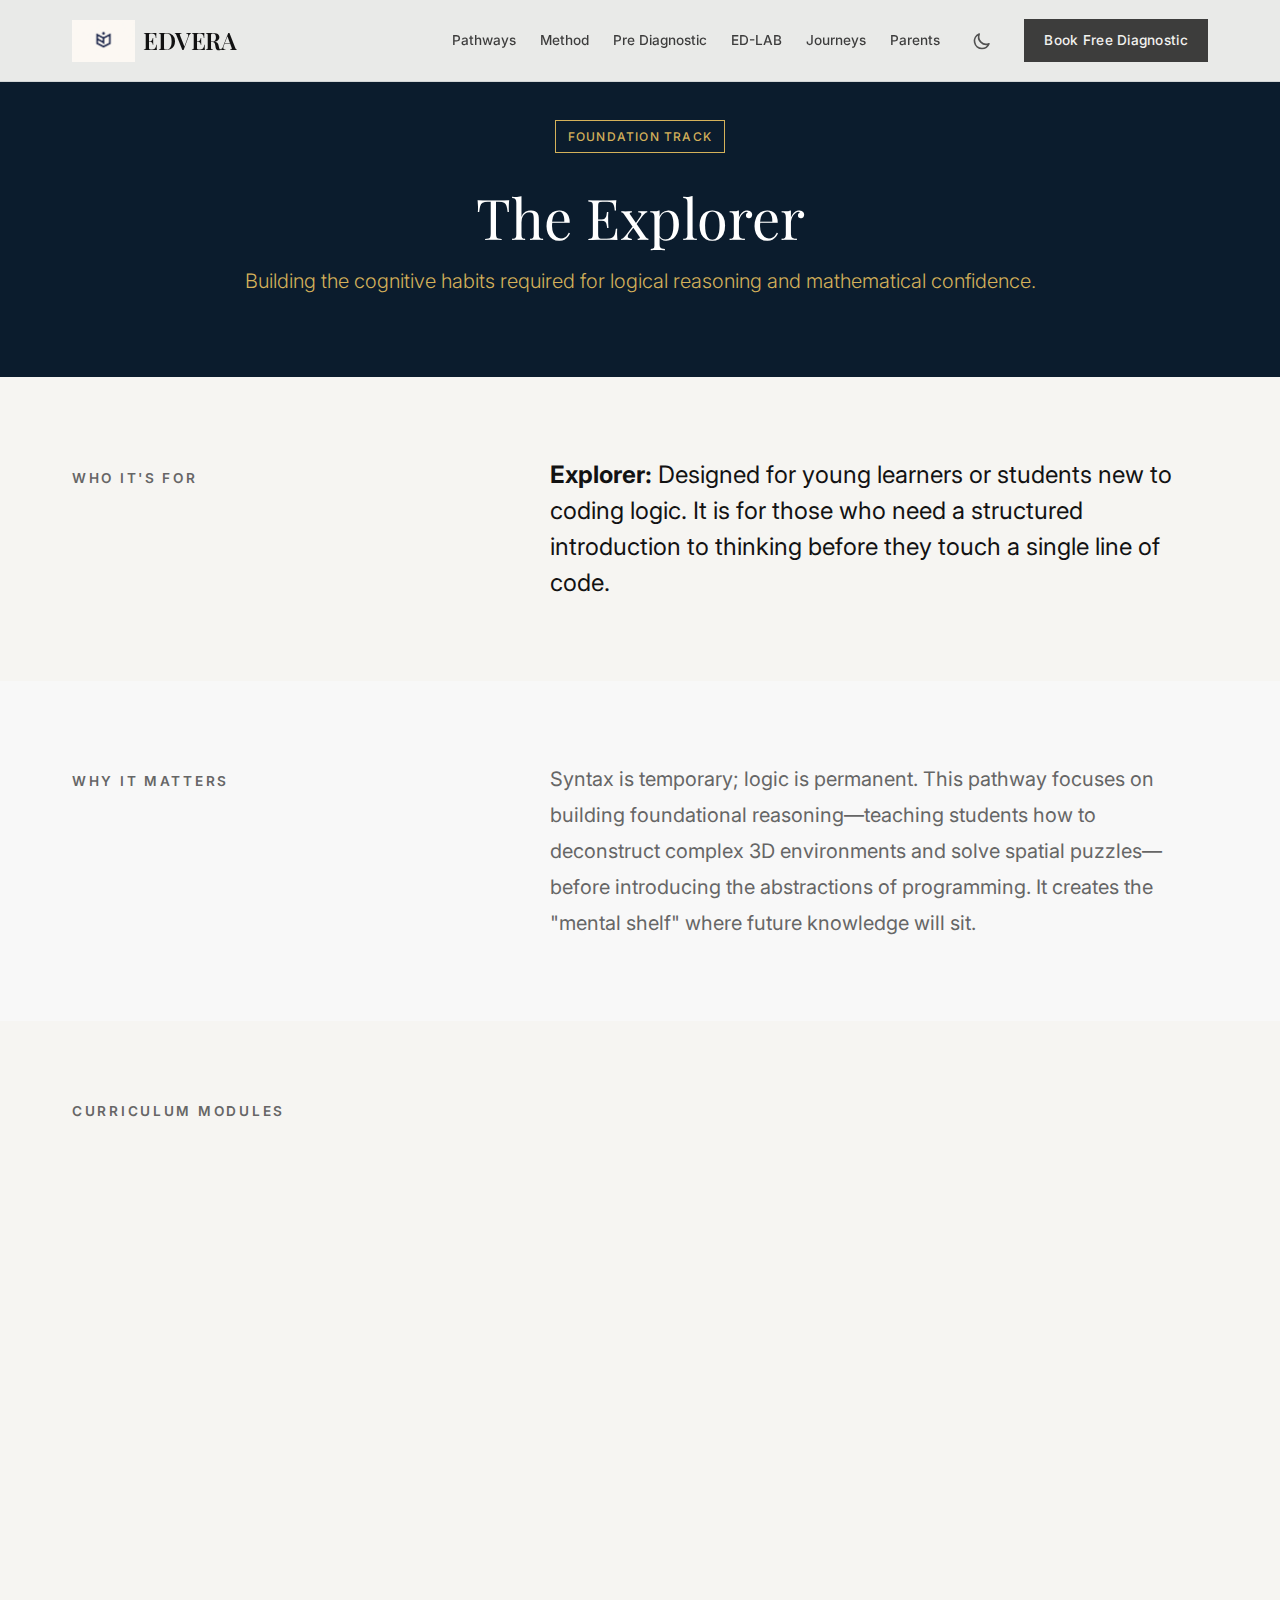
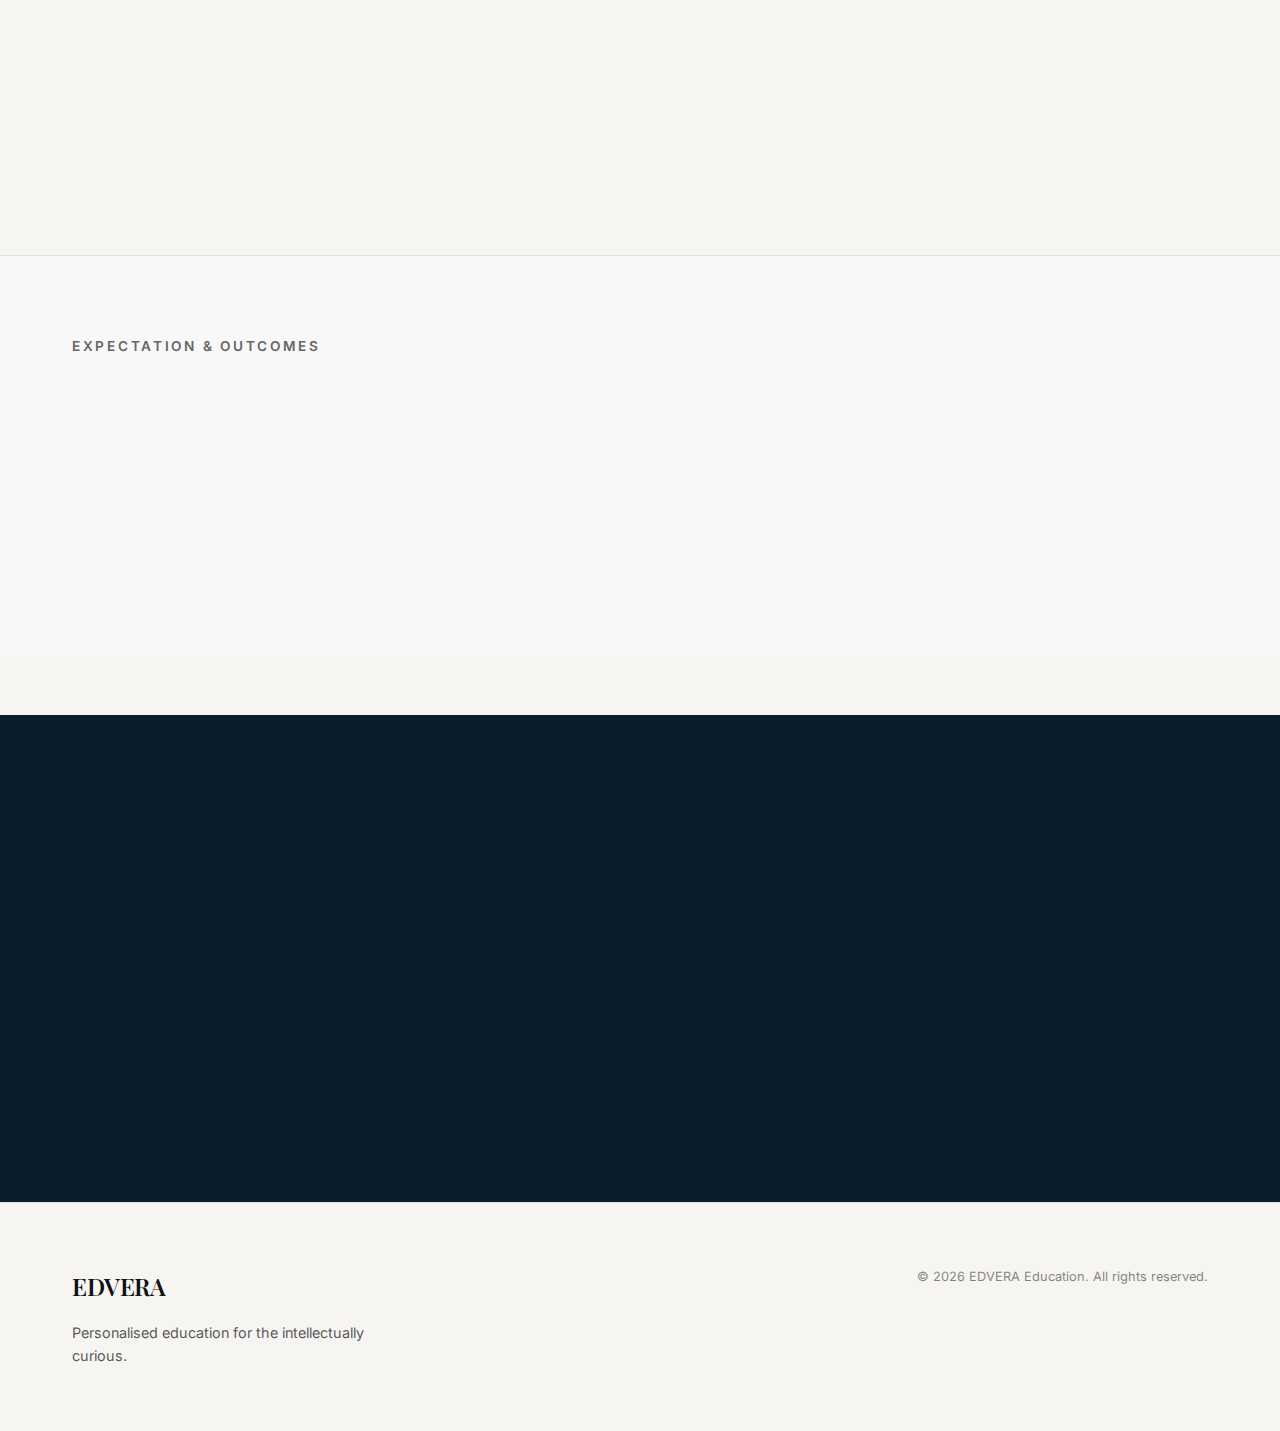
<file: curriculum-foundation.html>
<!DOCTYPE html>
<html lang="en">

<head>
    <meta charset="UTF-8">
    <meta name="viewport" content="width=device-width, initial-scale=1.0">
    <meta name="robots" content="index, follow">
    <title>Foundation Curriculum | The Explorer Pathway | EDVERA</title>
    <meta name="description"
        content="Detailed curriculum for the Foundation: Explorer pathway at EDVERA. Focus on spatial logic, visual reasoning, and cognitive deconstruction for beginners.">

    <!-- Design System -->
    <link rel="stylesheet" href="assets/css/style.css">
    <link rel="stylesheet" href="assets/css/pathways.css">

    <!-- Favicon -->
    <link rel="icon" href="assets/images/logo.png" type="image/png">
</head>

<body>

    <!-- Navigation -->
    <nav class="navbar">
        <div class="container nav-container">
            <a href="index.html" class="nav-logo" style="display: flex; align-items: center; gap: 0.5rem;">
                <img src="assets/images/logo.png" alt="EDVERA Logo" style="height: 42px; width: auto;">
                EDVERA
            </a>
            <button class="mobile-nav-toggle" aria-label="Toggle navigation">
                <svg width="24" height="24" viewBox="0 0 24 24" fill="none" xmlns="http://www.w3.org/2000/svg">
                    <path d="M4 6H20M4 12H20M4 18H20" stroke="currentColor" stroke-width="2" stroke-linecap="round"
                        stroke-linejoin="round" />
                </svg>
            </button>
            <div class="nav-links">
                <a href="pathways.html" class="hover-link">Pathways</a>
                <a href="method.html" class="hover-link">Method</a>
                <a href="diagnostic.html" class="hover-link">Pre Diagnostic</a>
                <a href="ed-lab.html" class="hover-link">ED-LAB</a>
                <a href="journeys.html" class="hover-link">Journeys</a>
                <a href="parents.html" class="hover-link">Parents</a>
                <a href="https://calendly.com/admissions-edvera/new-meeting" target="_blank" class="btn btn-primary"
                    style="padding: 0.6rem 1.2rem; font-size: 0.85rem;">Book Free Diagnostic</a>
            </div>
        </div>
    </nav>

    <!-- Header -->
    <header class="curriculum-header">
        <div class="container">
            <span class="pathway-pill" style="margin-bottom: 30px;">Foundation Track</span>
            <h1 style="font-size: 3.5rem; margin-bottom: 10px;">The Explorer</h1>
            <p class="curriculum-tagline">Building the cognitive habits required for logical reasoning and mathematical
                confidence.</p>
        </div>
    </header>

    <!-- Content -->
    <main>
        <!-- Who it's for -->
        <section class="curriculum-section">
            <div class="container grid" style="grid-template-columns: 1fr 1.5fr; gap: 40px; align-items: baseline;">
                <span class="section-label">Who it's for</span>
                <div class="reveal-on-scroll">
                    <p class="who-it-is-for"><strong>Explorer:</strong> Designed for young learners or
                        students new to coding logic. It is for those who need a structured introduction to thinking
                        before they touch a single line of code.</p>
                </div>
            </div>
        </section>

        <!-- Why it matters -->
        <section class="curriculum-section bg-alt" style="background-color: var(--bg-alt);">
            <div class="container grid" style="grid-template-columns: 1fr 1.5fr; gap: 40px; align-items: baseline;">
                <span class="section-label">Why it matters</span>
                <div class="reveal-on-scroll">
                    <p class="why-it-matters">Syntax is temporary; logic is permanent. This pathway focuses on building
                        foundational reasoning—teaching students how to deconstruct complex 3D environments and solve
                        spatial puzzles—before introducing the abstractions of programming. It creates the "mental
                        shelf" where future knowledge will sit.</p>
                </div>
            </div>
        </section>

        <!-- Curriculum Modules -->
        <section class="curriculum-section">
            <div class="container">
                <span class="section-label">Curriculum Modules</span>

                <div class="module-list">
                    <!-- Module 1 -->
                    <div class="module-item reveal-on-scroll">
                        <div class="module-number">01</div>
                        <div class="module-content">
                            <div class="module-header">
                                <h3 class="module-name">Logical Sequencing</h3>
                                <span class="module-classes">8 Classes</span>
                            </div>
                            <p class="module-description">An introduction to step-by-step thinking. Students learn to
                                breakdown tasks into linear sequences and identify patterns in visual puzzles.</p>
                            <div class="module-skills">
                                <span class="skill-tag">Visual Reasoning</span>
                                <span class="skill-tag">Pattern Identification</span>
                                <span class="skill-tag">Cause & Effect</span>
                            </div>
                        </div>
                    </div>

                    <!-- Module 2 -->
                    <div class="module-item reveal-on-scroll delay-1">
                        <div class="module-number">02</div>
                        <div class="module-content">
                            <div class="module-header">
                                <h3 class="module-name">Spatial Architecture</h3>
                                <span class="module-classes">10 Classes</span>
                            </div>
                            <p class="module-description">Using controlled 3D environments to understand volume,
                                coordinates, and structural constraints. Students build complex systems following strict
                                logical rules.</p>
                            <div class="module-skills">
                                <span class="skill-tag">3D Navigation</span>
                                <span class="skill-tag">Structural Logic</span>
                                <span class="skill-tag">Constraint Solving</span>
                            </div>
                        </div>
                    </div>

                    <!-- Module 3 -->
                    <div class="module-item reveal-on-scroll delay-2">
                        <div class="module-number">03</div>
                        <div class="module-content">
                            <div class="module-header">
                                <h3 class="module-name">Pre-Coding Concepts</h3>
                                <span class="module-classes">12 Classes</span>
                            </div>
                            <p class="module-description">Transitioning from spatial logic to computational concepts. We
                                introduce loops, branching, and triggers using physical and visual analogies.</p>
                            <div class="module-skills">
                                <span class="skill-tag">Conditionals</span>
                                <span class="skill-tag">Iteration</span>
                                <span class="skill-tag">Event Handlers</span>
                            </div>
                        </div>
                    </div>
                </div>
            </div>
        </section>

        <!-- Outcomes -->
        <section class="curriculum-section bg-alt" style="border-top: 1px solid var(--border-subtle);">
            <div class="container">
                <span class="section-label">Expectation & Outcomes</span>
                <div class="outcomes-grid">
                    <div class="outcome-card reveal-on-scroll">
                        <h4 class="outcome-title">Deconstruction</h4>
                        <p class="text-muted">The student will be able to take a large task and break it down into four
                            distinct sub-tasks with clarity.</p>
                    </div>
                    <div class="outcome-card reveal-on-scroll delay-1">
                        <h4 class="outcome-title">Spatial Confidence</h4>
                        <p class="text-muted">Mastery of 3D coordinate systems and the ability to visualize solutions
                            before implementing them.</p>
                    </div>
                    <div class="outcome-card reveal-on-scroll delay-2">
                        <h4 class="outcome-title">Algorithmic Readiness</h4>
                        <p class="text-muted">A deep intuitive understanding of how "if this, then that" systems work in
                            the real and digital world.</p>
                    </div>
                </div>
            </div>
        </section>

        <!-- Final CTA -->
        <section class="academic-cta-block">
            <div class="container reveal-on-scroll">
                <h2 style="font-size: 2.5rem; margin-bottom: 1.5rem;">Ready to Begin?</h2>
                <p style="max-width: 600px; margin: 0 auto 2.5rem; opacity: 0.8;">
                    Every journey at EDVERA begins with a diagnostic. We match your child's thinking profile to the
                    right starting point in this curriculum.
                </p>
                <div style="display: flex; flex-direction: column; align-items: center; gap: 20px;">
                    <a href="diagnostic.html" class="btn-premium">Start Pre-Diagnostic Assessment</a>
                    <p class="microcopy">No previous experience required for the Explorer track.</p>
                </div>
            </div>
        </section>
    </main>

    <!-- Footer -->
    <footer
        style="padding: 4rem 0; background-color: var(--color-bg-light); border-top: 1px solid var(--border-subtle);">
        <div class="container grid" style="grid-template-columns: 1fr 1fr; gap: 2rem;">
            <div>
                <a href="index.html" class="nav-logo" style="display: block; margin-bottom: 1rem;">EDVERA</a>
                <p style="font-size: 0.9rem; opacity: 0.7; max-width: 300px;">
                    Personalised education for the intellectually curious.
                </p>
            </div>
            <div style="text-align: right;">
                <p style="font-size: 0.8rem; opacity: 0.5;">&copy; 2026 EDVERA Education. All rights reserved.</p>
            </div>
        </div>
    </footer>

    <script src="assets/js/main.js"></script>
    <script>
        const observerOptions = { threshold: 0.1 };
        const observer = new IntersectionObserver((entries) => {
            entries.forEach(entry => {
                if (entry.isIntersecting) {
                    entry.target.classList.add('is-visible');
                }
            });
        }, observerOptions);
        document.querySelectorAll('.reveal-on-scroll').forEach(el => observer.observe(el));
    </script>
</body>

</html>
</file>
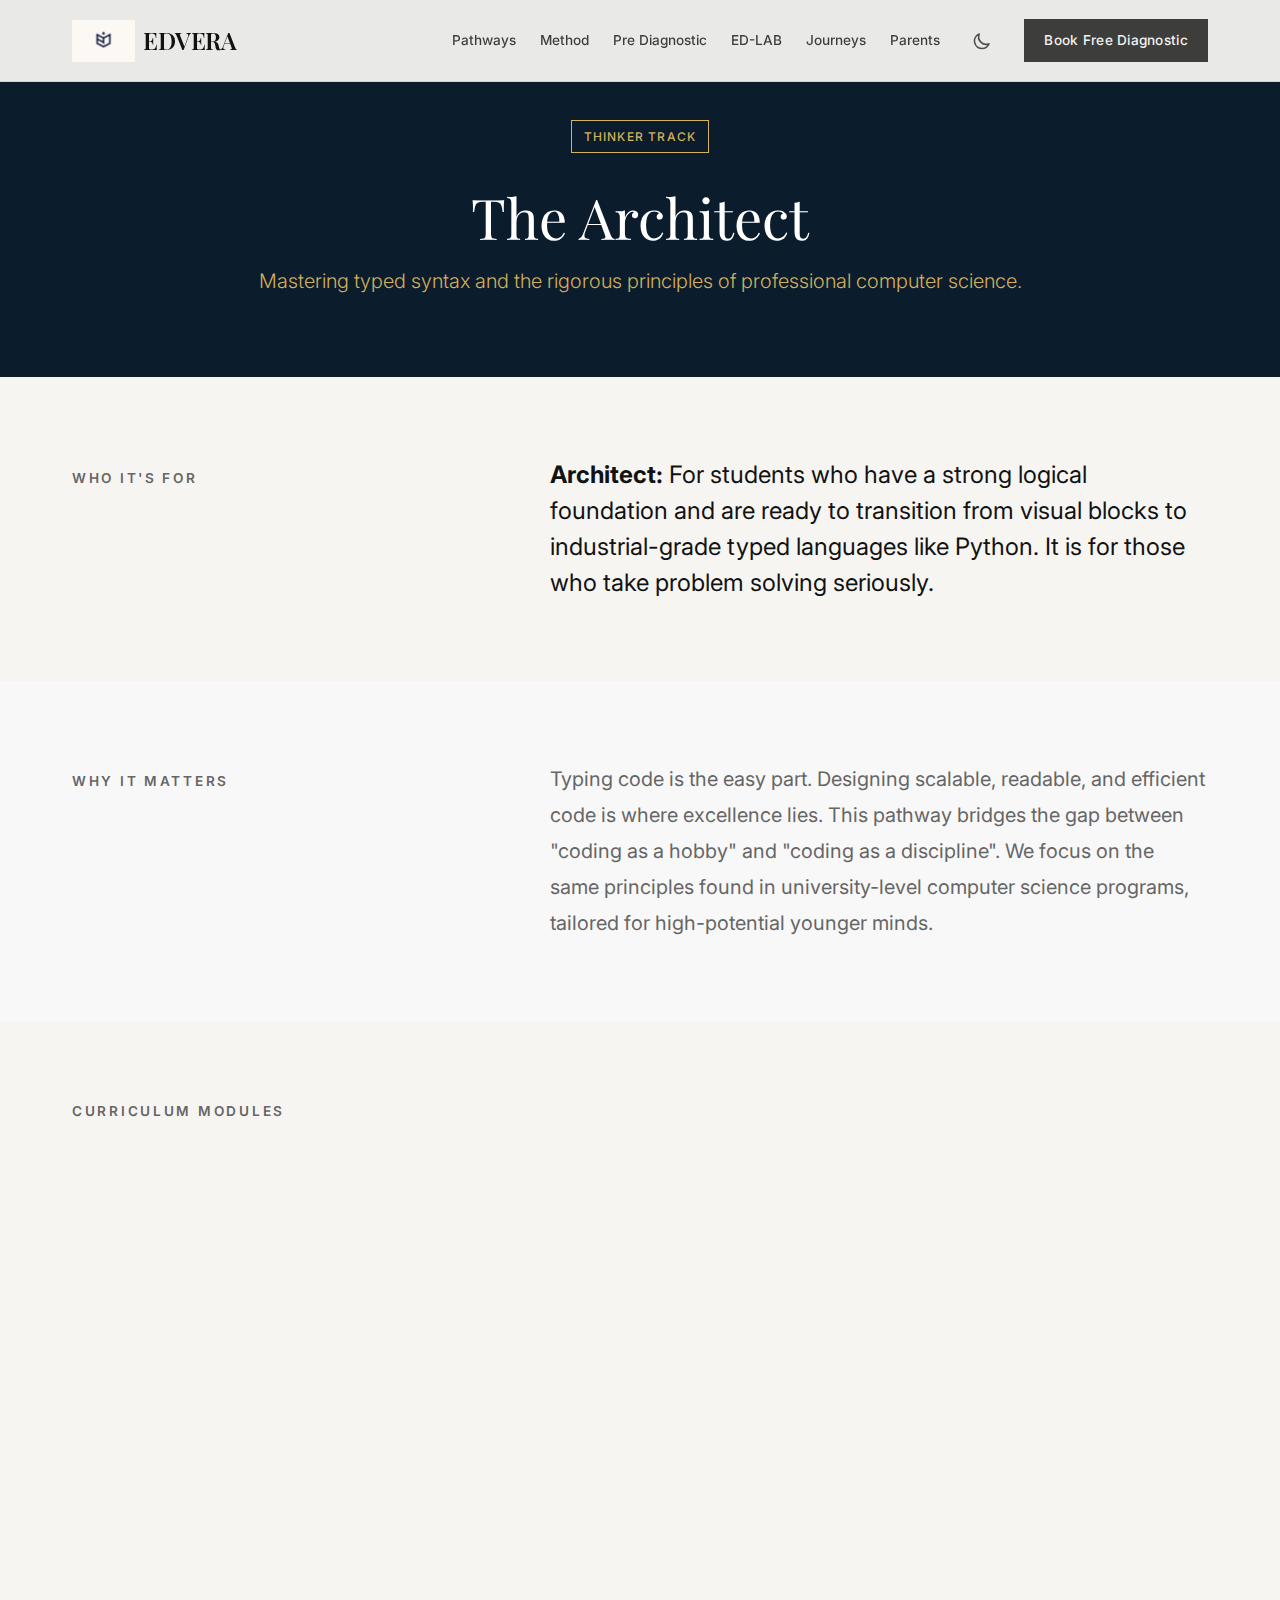
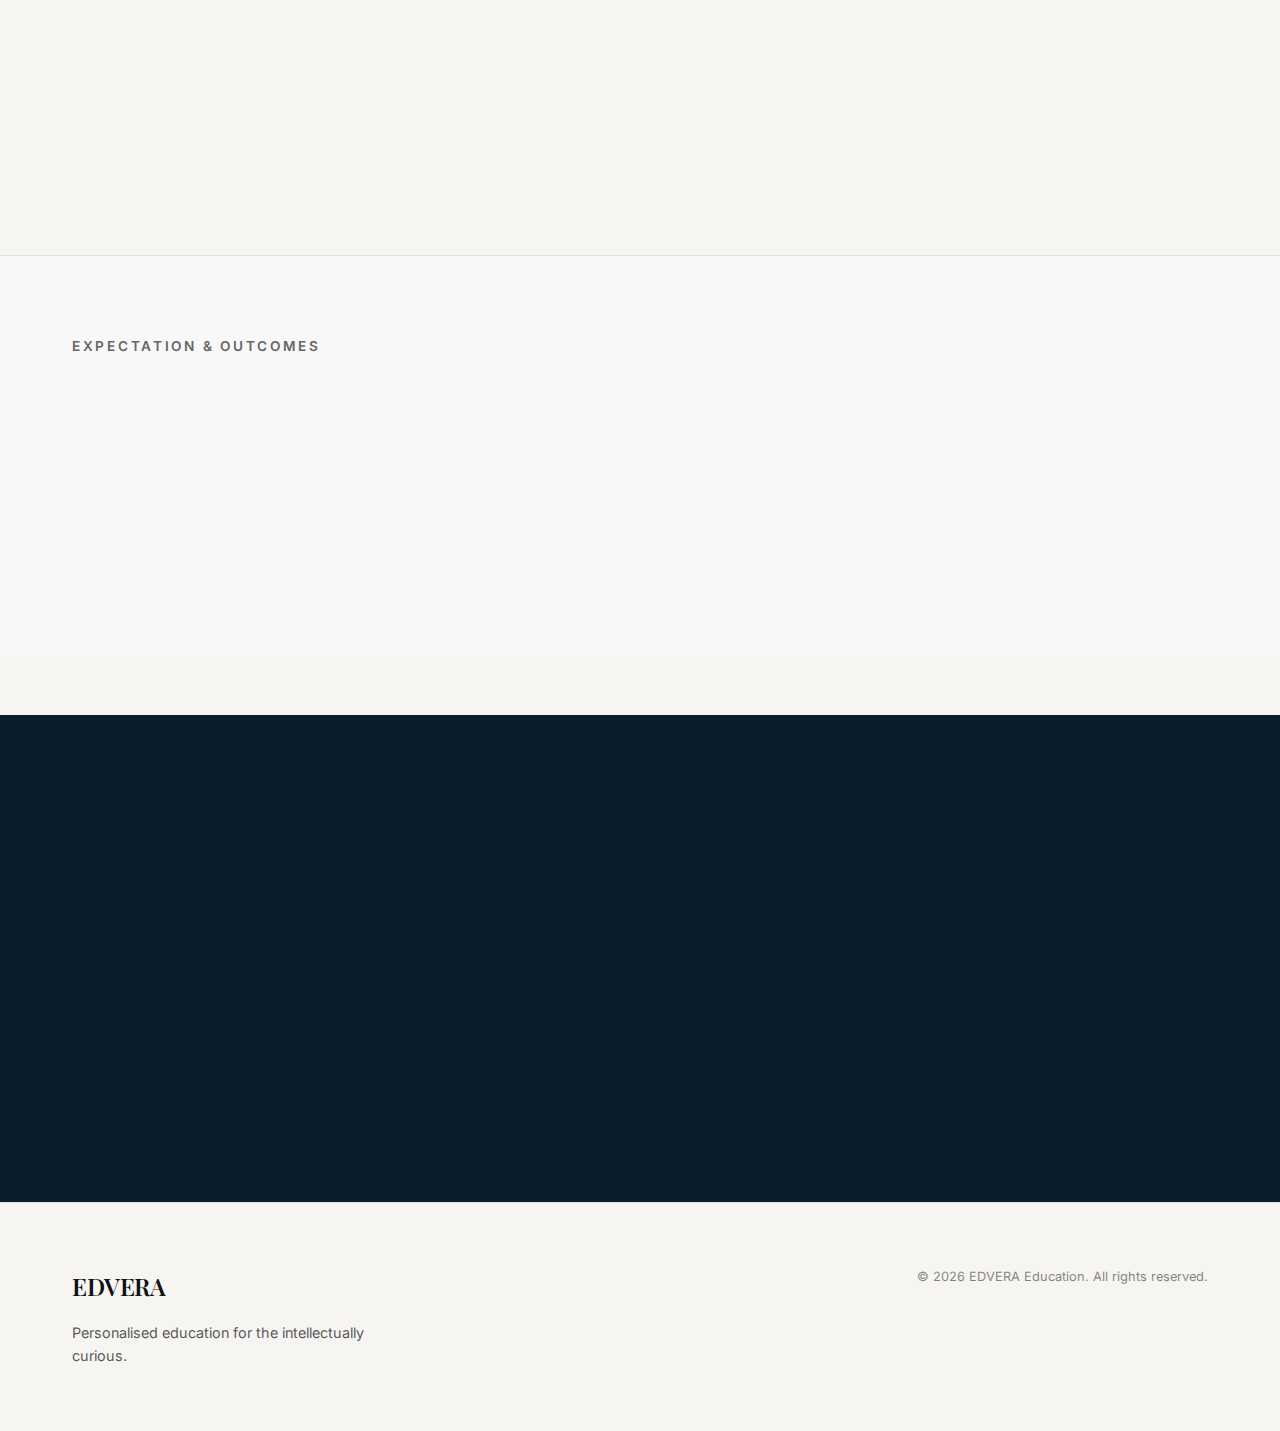
<file: curriculum-thinker.html>
<!DOCTYPE html>
<html lang="en">

<head>
    <meta charset="UTF-8">
    <meta name="viewport" content="width=device-width, initial-scale=1.0">
    <meta name="robots" content="index, follow">
    <title>Thinker Curriculum | The Architect Pathway | EDVERA</title>
    <meta name="description"
        content="Detailed curriculum for the Thinker: Architect pathway at EDVERA. Focus on typed syntax, Python, advanced scripting, and algorithmic rigour.">

    <!-- Design System -->
    <link rel="stylesheet" href="assets/css/style.css">
    <link rel="stylesheet" href="assets/css/pathways.css">

    <!-- Favicon -->
    <link rel="icon" href="assets/images/logo.png" type="image/png">
</head>

<body>

    <!-- Navigation -->
    <nav class="navbar">
        <div class="container nav-container">
            <a href="index.html" class="nav-logo" style="display: flex; align-items: center; gap: 0.5rem;">
                <img src="assets/images/logo.png" alt="EDVERA Logo" style="height: 42px; width: auto;">
                EDVERA
            </a>
            <button class="mobile-nav-toggle" aria-label="Toggle navigation">
                <svg width="24" height="24" viewBox="0 0 24 24" fill="none" xmlns="http://www.w3.org/2000/svg">
                    <path d="M4 6H20M4 12H20M4 18H20" stroke="currentColor" stroke-width="2" stroke-linecap="round"
                        stroke-linejoin="round" />
                </svg>
            </button>
            <div class="nav-links">
                <a href="pathways.html" class="hover-link">Pathways</a>
                <a href="method.html" class="hover-link">Method</a>
                <a href="diagnostic.html" class="hover-link">Pre Diagnostic</a>
                <a href="ed-lab.html" class="hover-link">ED-LAB</a>
                <a href="journeys.html" class="hover-link">Journeys</a>
                <a href="parents.html" class="hover-link">Parents</a>
                <a href="https://calendly.com/admissions-edvera/new-meeting" target="_blank" class="btn btn-primary"
                    style="padding: 0.6rem 1.2rem; font-size: 0.85rem;">Book Free Diagnostic</a>
            </div>
        </div>
    </nav>

    <!-- Header -->
    <header class="curriculum-header">
        <div class="container">
            <span class="pathway-pill" style="margin-bottom: 30px;">Thinker Track</span>
            <h1 style="font-size: 3.5rem; margin-bottom: 10px;">The Architect</h1>
            <p class="curriculum-tagline">Mastering typed syntax and the rigorous principles of professional computer
                science.</p>
        </div>
    </header>

    <!-- Content -->
    <main>
        <!-- Who it's for -->
        <section class="curriculum-section">
            <div class="container grid" style="grid-template-columns: 1fr 1.5fr; gap: 40px; align-items: baseline;">
                <span class="section-label">Who it's for</span>
                <div class="reveal-on-scroll">
                    <p class="who-it-is-for"><strong>Architect:</strong> For students who have a strong
                        logical foundation and are ready to transition from visual blocks to industrial-grade typed
                        languages like Python. It is for those who take problem solving seriously.</p>
                </div>
            </div>
        </section>

        <!-- Why it matters -->
        <section class="curriculum-section bg-alt" style="background-color: var(--bg-alt);">
            <div class="container grid" style="grid-template-columns: 1fr 1.5fr; gap: 40px; align-items: baseline;">
                <span class="section-label">Why it matters</span>
                <div class="reveal-on-scroll">
                    <p class="why-it-matters">Typing code is the easy part. Designing scalable, readable, and efficient
                        code is where excellence lies. This pathway bridges the gap between "coding as a hobby" and
                        "coding as a discipline". We focus on the same principles found in university-level computer
                        science programs, tailored for high-potential younger minds.</p>
                </div>
            </div>
        </section>

        <!-- Curriculum Modules -->
        <section class="curriculum-section">
            <div class="container">
                <span class="section-label">Curriculum Modules</span>

                <div class="module-list">
                    <!-- Module 1 -->
                    <div class="module-item reveal-on-scroll">
                        <div class="module-number">01</div>
                        <div class="module-content">
                            <div class="module-header">
                                <h3 class="module-name">Python Fundamentals</h3>
                                <span class="module-classes">12 Classes</span>
                            </div>
                            <p class="module-description">A deep dive into Python syntax. Students master data types,
                                control structures, list comprehensions, and functional decomposition while maintaining
                                strict style standards.</p>
                            <div class="module-skills">
                                <span class="skill-tag">Typed Syntax</span>
                                <span class="skill-tag">Control Flow</span>
                                <span class="skill-tag">Functional Logic</span>
                            </div>
                        </div>
                    </div>

                    <!-- Module 2 -->
                    <div class="module-item reveal-on-scroll delay-1">
                        <div class="module-number">02</div>
                        <div class="module-content">
                            <div class="module-header">
                                <h3 class="module-name">Structural Scripting</h3>
                                <span class="module-classes">14 Classes</span>
                            </div>
                            <p class="module-description">Object-Oriented Programming (OOP) and advanced script
                                architecture. Moving from linear scripts to classes, inheritance, and modular project
                                structures.</p>
                            <div class="module-skills">
                                <span class="skill-tag">OOP Principles</span>
                                <span class="skill-tag">Modular Design</span>
                                <span class="skill-tag">File Architecture</span>
                            </div>
                        </div>
                    </div>

                    <!-- Module 3 -->
                    <div class="module-item reveal-on-scroll delay-2">
                        <div class="module-number">03</div>
                        <div class="module-content">
                            <div class="module-header">
                                <h3 class="module-name">Algorithmic Rigour</h3>
                                <span class="module-classes">14 Classes</span>
                            </div>
                            <p class="module-description">The science of efficiency. Students learn complexity analysis
                                (Big O), advanced data structures, and the mathematical foundations of modern computing.
                            </p>
                            <div class="module-skills">
                                <span class="skill-tag">Complexity Analysis</span>
                                <span class="skill-tag">Advanced DS</span>
                                <span class="skill-tag">Problem Complexity</span>
                            </div>
                        </div>
                    </div>
                </div>
            </div>
        </section>

        <!-- Outcomes -->
        <section class="curriculum-section bg-alt" style="border-top: 1px solid var(--border-subtle);">
            <div class="container">
                <span class="section-label">Expectation & Outcomes</span>
                <div class="outcomes-grid">
                    <div class="outcome-card reveal-on-scroll">
                        <h4 class="outcome-title">Syntax Mastery</h4>
                        <p class="text-muted">Fluency in Python with the ability to build sophisticated tools and
                            scripts from scratch.</p>
                    </div>
                    <div class="outcome-card reveal-on-scroll delay-1">
                        <h4 class="outcome-title">Rigorous Design</h4>
                        <p class="text-muted">A deep understanding of why certain architectural patterns are used in
                            professional software development.</p>
                    </div>
                    <div class="outcome-card reveal-on-scroll delay-2">
                        <h4 class="outcome-title">Pre-College Readiness</h4>
                        <p class="text-muted">Academic preparation that aligns with IGCSE/IB Computer Science
                            requirements and beyond.</p>
                    </div>
                </div>
            </div>
        </section>

        <!-- Final CTA -->
        <section class="academic-cta-block">
            <div class="container reveal-on-scroll">
                <h2 style="font-size: 2.5rem; margin-bottom: 1.5rem;">Ready to Architect?</h2>
                <p style="max-width: 600px; margin: 0 auto 2.5rem; opacity: 0.8;">
                    The Thinker track is for students who want to move past the superficial and understand the mechanics
                    of professional programming.
                </p>
                <div style="display: flex; flex-direction: column; align-items: center; gap: 20px;">
                    <a href="diagnostic.html" class="btn-premium">Start Pre-Diagnostic Assessment</a>
                    <p class="microcopy">Pathway assigned based on advanced logic evaluation.</p>
                </div>
            </div>
        </section>
    </main>

    <!-- Footer -->
    <footer
        style="padding: 4rem 0; background-color: var(--color-bg-light); border-top: 1px solid var(--border-subtle);">
        <div class="container grid" style="grid-template-columns: 1fr 1fr; gap: 2rem;">
            <div>
                <a href="index.html" class="nav-logo" style="display: block; margin-bottom: 1rem;">EDVERA</a>
                <p style="font-size: 0.9rem; opacity: 0.7; max-width: 300px;">
                    Personalised education for the intellectually curious.
                </p>
            </div>
            <div style="text-align: right;">
                <p style="font-size: 0.8rem; opacity: 0.5;">&copy; 2026 EDVERA Education. All rights reserved.</p>
            </div>
        </div>
    </footer>

    <script src="assets/js/main.js"></script>
    <script>
        const observerOptions = { threshold: 0.1 };
        const observer = new IntersectionObserver((entries) => {
            entries.forEach(entry => {
                if (entry.isIntersecting) {
                    entry.target.classList.add('is-visible');
                }
            });
        }, observerOptions);
        document.querySelectorAll('.reveal-on-scroll').forEach(el => observer.observe(el));
    </script>
</body>

</html>
</file>
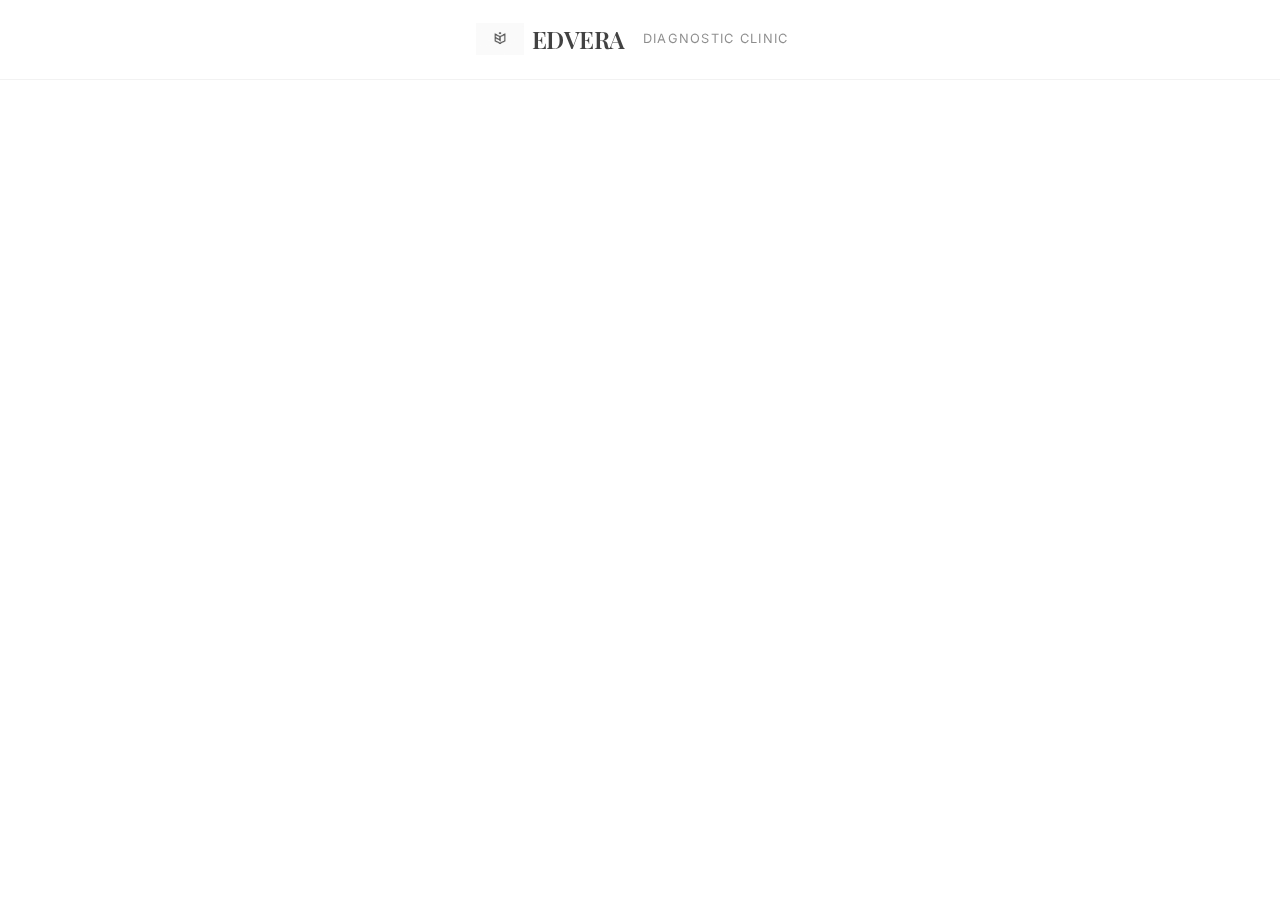
<file: diagnostic.html>
<!DOCTYPE html>
<html lang="en">

<head>
    <meta charset="UTF-8">
    <meta name="viewport" content="width=device-width, initial-scale=1.0">
    <title>EDVERA Diagnostic | Assessment</title>
    <meta name="robots" content="noindex, nofollow">

    <!-- Design System -->
    <link rel="stylesheet" href="assets/css/style.css">
    <link rel="stylesheet" href="assets/css/diagnostic.css">

    <!-- Favicon -->
    <link rel="icon" href="assets/images/logo.png" type="image/png">
</head>

<body style="background-color: var(--color-bg-light); min-height: 100vh; display: flex; flex-direction: column;">

    <!-- Minimal Header -->
    <nav class="diagnostic-nav">
        <div class="container nav-container" style="justify-content: center;">
            <a href="index.html" class="nav-logo"
                style="display: flex; align-items: center; gap: 0.5rem; opacity: 0.8;">
                <img src="assets/images/logo.png" alt="EDVERA Logo"
                    style="height: 32px; width: auto; filter: grayscale(100%);">
                EDVERA <span
                    style="font-family: var(--font-sans); font-size: 0.8rem; letter-spacing: 0.1em; text-transform: uppercase; margin-left: 10px; opacity: 0.6; font-weight: 400;">Diagnostic
                    Clinic</span>
            </a>
        </div>
    </nav>

    <!-- Main App Container -->
    <main id="app" class="diagnostic-container">
        <!-- Content injected by JS -->
        <div class="loading-spinner"></div>
    </main>

    <!-- Scripts -->
    <script src="assets/js/diagnostic.js"></script>
</body>

</html>
</file>
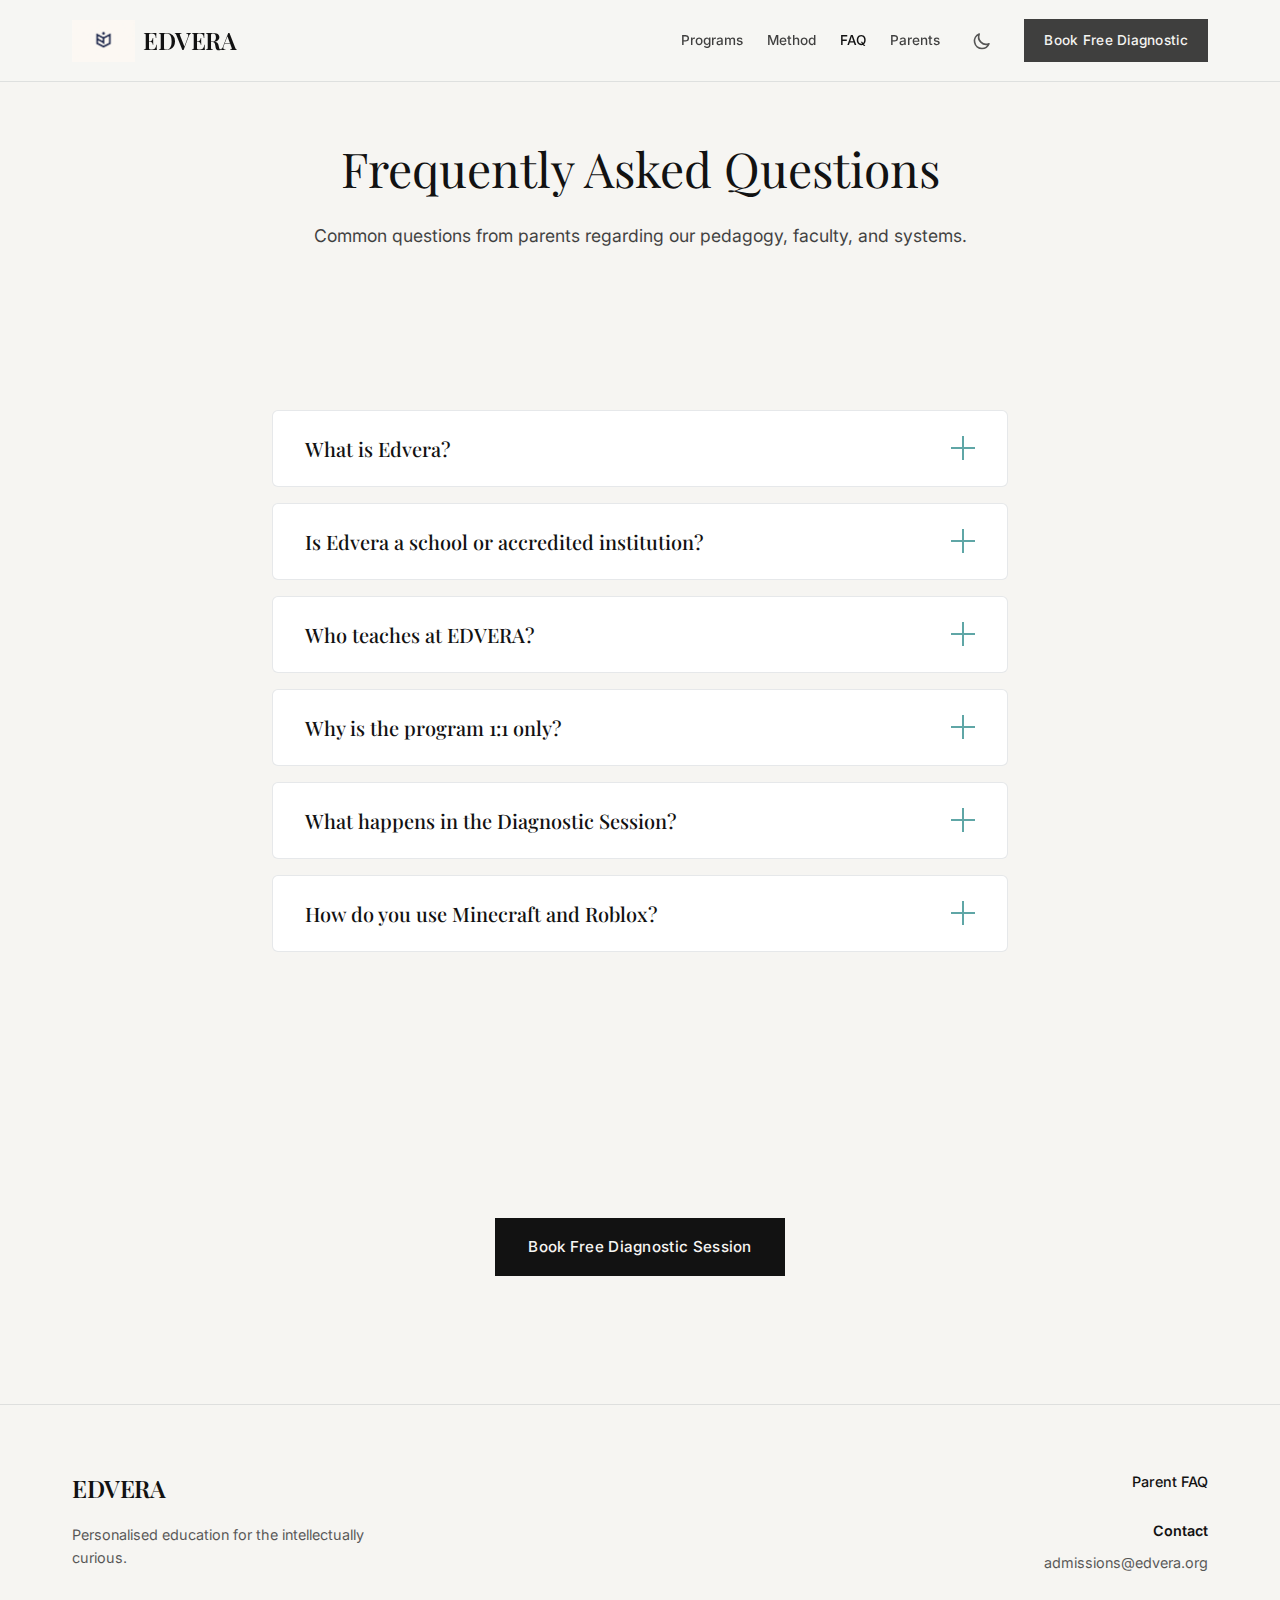
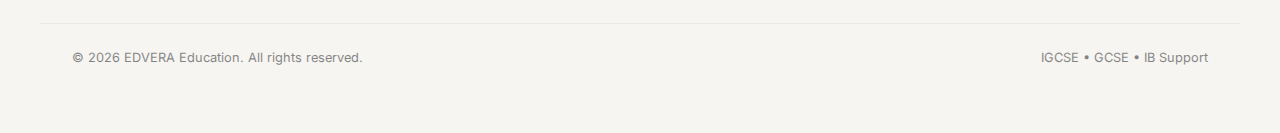
<file: faq.html>
<!DOCTYPE html>
<html lang="en">

<head>
    <meta charset="UTF-8">
    <meta name="viewport" content="width=device-width, initial-scale=1.0">
    <meta name="robots" content="index, follow">
    <title>Frequently Asked Questions | 1:1 Mentorship | EDVERA</title>
    <link rel="stylesheet" href="assets/css/style.css">
    <link rel="icon" href="assets/images/logo.png" type="image/png">
</head>

<body>

    <nav class="navbar">
        <div class="container nav-container">
            <a href="index.html" class="nav-logo" style="display: flex; align-items: center; gap: 0.5rem;">
                <img src="assets/images/logo.png" alt="EDVERA Logo" style="height: 42px; width: auto;">
                EDVERA
            </a>
            <button class="mobile-nav-toggle" aria-label="Toggle navigation">
                <svg width="24" height="24" viewBox="0 0 24 24" fill="none" xmlns="http://www.w3.org/2000/svg">
                    <path d="M4 6H20M4 12H20M4 18H20" stroke="currentColor" stroke-width="2" stroke-linecap="round"
                        stroke-linejoin="round" />
                </svg>
            </button>
            <div class="nav-links">
                <a href="programs.html" class="hover-link">Programs</a>
                <a href="method.html" class="hover-link">Method</a>
                <a href="faq.html" class="hover-link" style="opacity: 1;">FAQ</a>
                <a href="parents.html" class="hover-link">Parents</a>
                <a href="#" class="btn btn-primary js-open-diagnostic"
                    style="padding: 0.6rem 1.2rem; font-size: 0.85rem;">Book Free Diagnostic</a>
            </div>
        </div>
    </nav>

    <header class="section" style="padding-top: 140px;">
        <div class="container text-center reveal-on-scroll">
            <h1 style="font-size: 3rem; margin-bottom: 1.5rem;">Frequently Asked Questions</h1>
            <p style="max-width: 700px; margin: 0 auto; opacity: 0.8; font-size: 1.1rem;">
                Common questions from parents regarding our pedagogy, faculty, and systems.
            </p>
        </div>
    </header>

    <section class="section" style="padding-top: 2rem;">
        <div class="container faq-wrapper">

            <!-- FAQ Item 1 (New) -->
            <div class="accordion-item reveal-on-scroll">
                <button class="accordion-header" aria-expanded="false">
                    <span class="accordion-title">What is Edvera?</span>
                    <span class="accordion-icon"></span>
                </button>
                <div class="accordion-content">
                    <div class="accordion-body">
                        Edvera is an early-stage education initiative that provides structured, one-on-one tutoring and
                        academic support. We work alongside formal school education to help students build strong
                        understanding, problem-solving skills, and confidence in their learning.
                    </div>
                </div>
            </div>

            <!-- FAQ Item 2 (New) -->
            <div class="accordion-item reveal-on-scroll delay-1">
                <button class="accordion-header" aria-expanded="false">
                    <span class="accordion-title">Is Edvera a school or accredited institution?</span>
                    <span class="accordion-icon"></span>
                </button>
                <div class="accordion-content">
                    <div class="accordion-body">
                        No. Edvera is not a school, examining body, or accredited institution.
                        We offer personalized tutoring and learning support that complements school curricula such as
                        IGCSE, IB, and GCSE.
                    </div>
                </div>
            </div>

            <!-- FAQ Item 3 -->
            <div class="accordion-item reveal-on-scroll delay-2">
                <button class="accordion-header" aria-expanded="false">
                    <span class="accordion-title">Who teaches at EDVERA?</span>
                    <span class="accordion-icon"></span>
                </button>
                <div class="accordion-content">
                    <div class="accordion-body">
                        Our faculty includes experienced educators with 5–10+ years of teaching experience, alongside
                        industry professionals from sector-leading firms (Deloitte, Amazon, BCG) and researchers from
                        top
                        institutions (IITs, UCL, Bristol). We do not use undergraduate students as primary mentors.
                        Every
                        mentor is vetted for academic depth and patience.
                    </div>
                </div>
            </div>

            <!-- FAQ Item 4 -->
            <div class="accordion-item reveal-on-scroll">
                <button class="accordion-header" aria-expanded="false">
                    <span class="accordion-title">Why is the program 1:1 only?</span>
                    <span class="accordion-icon"></span>
                </button>
                <div class="accordion-content">
                    <div class="accordion-body">
                        Batch classes are efficient for business, but inefficient for learning complex logic. In a
                        batch,
                        the pace is set by the average student. At EDVERA, the pace is set by your child's
                        understanding.
                        This allows us to accelerate when concepts click, and slow down deeply when they don't.
                    </div>
                </div>
            </div>

            <!-- FAQ Item 5 -->
            <div class="accordion-item reveal-on-scroll delay-1">
                <button class="accordion-header" aria-expanded="false">
                    <span class="accordion-title">What happens in the Diagnostic Session?</span>
                    <span class="accordion-icon"></span>
                </button>
                <div class="accordion-content">
                    <div class="accordion-body">
                        This is a 45-minute consultative session. We assess the student's logical intuition, spatial
                        reasoning, and ability to decompose problems. We do not expect prior coding knowledge. For
                        parents,
                        this is an opportunity to see our teaching style firsthand before committing.
                    </div>
                </div>
            </div>

            <!-- FAQ Item 6 -->
            <div class="accordion-item reveal-on-scroll delay-2">
                <button class="accordion-header" aria-expanded="false">
                    <span class="accordion-title">How do you use Minecraft and Roblox?</span>
                    <span class="accordion-icon"></span>
                </button>
                <div class="accordion-content">
                    <div class="accordion-body">
                        We strictly frame these platforms as engineering environments, not games. We use Minecraft
                        Education
                        Edition to teach spatial logic and circuit design (Redstone). We use Roblox Studio to teach
                        systems
                        thinking and Lua scripting. If a student attempts to "play" rather than "build," we correct the
                        behavior immediately.
                    </div>
                </div>
            </div>

            <!-- FAQ Item 7 -->
            <div class="accordion-item reveal-on-scroll">
                <button class="accordion-header" aria-expanded="false">
                    <span class="accordion-title">Which curricula do you support?</span>
                    <span class="accordion-icon"></span>
                </button>
                <div class="accordion-content">
                    <div class="accordion-body">
                        We align with IGCSE, GCSE, and IB Computer Science syllabi. Our foundations program tracks
                        directly
                        into these formal requirements, ensuring that the skills learned in Grades 5-7 directly support
                        exam
                        performance in Grades 9-10.
                    </div>
                </div>
            </div>

            <!-- FAQ Item 8 -->
            <div class="accordion-item reveal-on-scroll delay-1">
                <button class="accordion-header" aria-expanded="false">
                    <span class="accordion-title">How is EDVERA different from other coding platforms?</span>
                    <span class="accordion-icon"></span>
                </button>
                <div class="accordion-content">
                    <div class="accordion-body">
                        Most platforms sell "fun" and "speed." We sell structure and discipline. We don't promise your
                        child
                        will be a developer in 3 months. We promise they will learn to think clearly, debug their own
                        errors, and approach problems with the patience of an engineer.
                    </div>
                </div>
            </div>

            <div class="text-center" style="margin-top: 5rem;">
                <a href="#" class="btn btn-primary js-open-diagnostic">Book Free Diagnostic Session</a>
            </div>

        </div>
    </section>

    <footer
        style="padding: 4rem 0; background-color: var(--color-bg-light); border-top: 1px solid var(--border-subtle);">
        <div class="container grid" style="grid-template-columns: 1fr 1fr; gap: 2rem;">
            <div>
                <a href="index.html" class="nav-logo" style="display: block; margin-bottom: 1rem;">EDVERA</a>
                <p style="font-size: 0.9rem; opacity: 0.7; max-width: 300px;">
                    Personalised education for the intellectually curious.
                </p>
            </div>
            <div style="text-align: right;">
                <div style="margin-bottom: 1.5rem;">
                    <a href="faq.html" class="hover-link" style="font-size: 0.9rem; font-weight: 500;">Parent FAQ</a>
                </div>
                <p style="font-size: 0.9rem; margin-bottom: 0.5rem; font-weight: 600;">Contact</p>
                <a href="mailto:admissions@edvera.org" class="hover-link"
                    style="font-size: 0.9rem; opacity: 0.7;">admissions@edvera.org</a>
            </div>
        </div>
        <div class="container"
            style="margin-top: 3rem; padding-top: 1.5rem; border-top: 1px solid var(--border-subtle); display: flex; justify-content: space-between; font-size: 0.8rem; opacity: 0.5;">
            <span>&copy; 2026 EDVERA Education. All rights reserved.</span>
            <span>IGCSE &bull; GCSE &bull; IB Support</span>
        </div>
    </footer>

    <!-- Diagnostic Modal -->
    <div id="diagnostic-modal" class="modal-overlay">
        <div class="modal-content">
            <button class="modal-close" aria-label="Close modal">&times;</button>
            <div class="modal-header">
                <h3>Book Free Diagnostic Session</h3>
                <p>Please share your details to schedule a session.</p>
            </div>
            <form id="diagnostic-form">
                <div class="form-group">
                    <label for="parent-name" class="form-label">Parent's Name <span class="required">*</span></label>
                    <input type="text" id="parent-name" class="form-input" placeholder="Enter your full name" required>
                </div>

                <div class="form-group">
                    <label for="email" class="form-label">Email Address <span class="required">*</span></label>
                    <input type="email" id="email" class="form-input" placeholder="name@example.com" required>
                </div>

                <!-- Removed Contact Number as per request -->

                <div class="form-group" style="margin-top: 1.5rem;">
                    <label class="form-label">Select Child's Age</label>
                    <input type="hidden" id="learner-age" name="learner-age">
                    <div class="age-grid" style="display: grid; grid-template-columns: repeat(4, 1fr); gap: 0.5rem;">
                        <button type="button" class="age-btn" data-value="5">Age 5</button>
                        <button type="button" class="age-btn" data-value="6">Age 6</button>
                        <button type="button" class="age-btn" data-value="7">Age 7</button>
                        <button type="button" class="age-btn" data-value="8">Age 8</button>
                        <button type="button" class="age-btn" data-value="9">Age 9</button>
                        <button type="button" class="age-btn" data-value="10">Age 10</button>
                        <button type="button" class="age-btn" data-value="11">Age 11</button>
                        <button type="button" class="age-btn" data-value="12">Age 12</button>
                        <button type="button" class="age-btn" data-value="13">Age 13</button>
                        <button type="button" class="age-btn" data-value="14">Age 14</button>
                        <button type="button" class="age-btn" data-value="15+">Age 15+</button>
                    </div>
                </div>

                <div class="form-group" style="margin-top: 1.5rem;">
                    <label for="learner-name" class="form-label">Learner's Name <span
                            class="optional">(Optional)</span></label>
                    <input type="text" id="learner-name" class="form-input" placeholder="Child's name">
                </div>

                <div class="form-group">
                    <label for="comments" class="form-label">Additional Comments <span
                            class="optional">(Optional)</span></label>
                    <textarea id="comments" class="form-textarea"
                        placeholder="Any specific learning goals or concerns?"></textarea>
                </div>

                <button type="submit" class="btn btn-primary"
                    style="width: 100%; background-color: var(--accent-amber); border-color: var(--accent-amber); color: #0E0E12; font-weight: 600;">Book
                    a Diagnostic</button>
            </form>

            <div id="diagnostic-success" style="display: none; text-align: center; padding: 2rem 0;">
                <div style="font-size: 3rem; color: var(--accent-teal); margin-bottom: 1rem;">&#10003;</div>
                <h3 style="margin-bottom: 0.5rem;">Request Received</h3>
                <p style="color: var(--text-muted); margin-bottom: 2rem;">
                    Thank you for sharing your details. Our academic team will review your profile and contact you
                    shortly to schedule the diagnostic session.
                </p>
                <button class="btn btn-secondary js-close-modal">Close</button>
            </div>
        </div>
    </div>

    <script src="assets/js/main.js"></script>
</body>

</html>
</file>
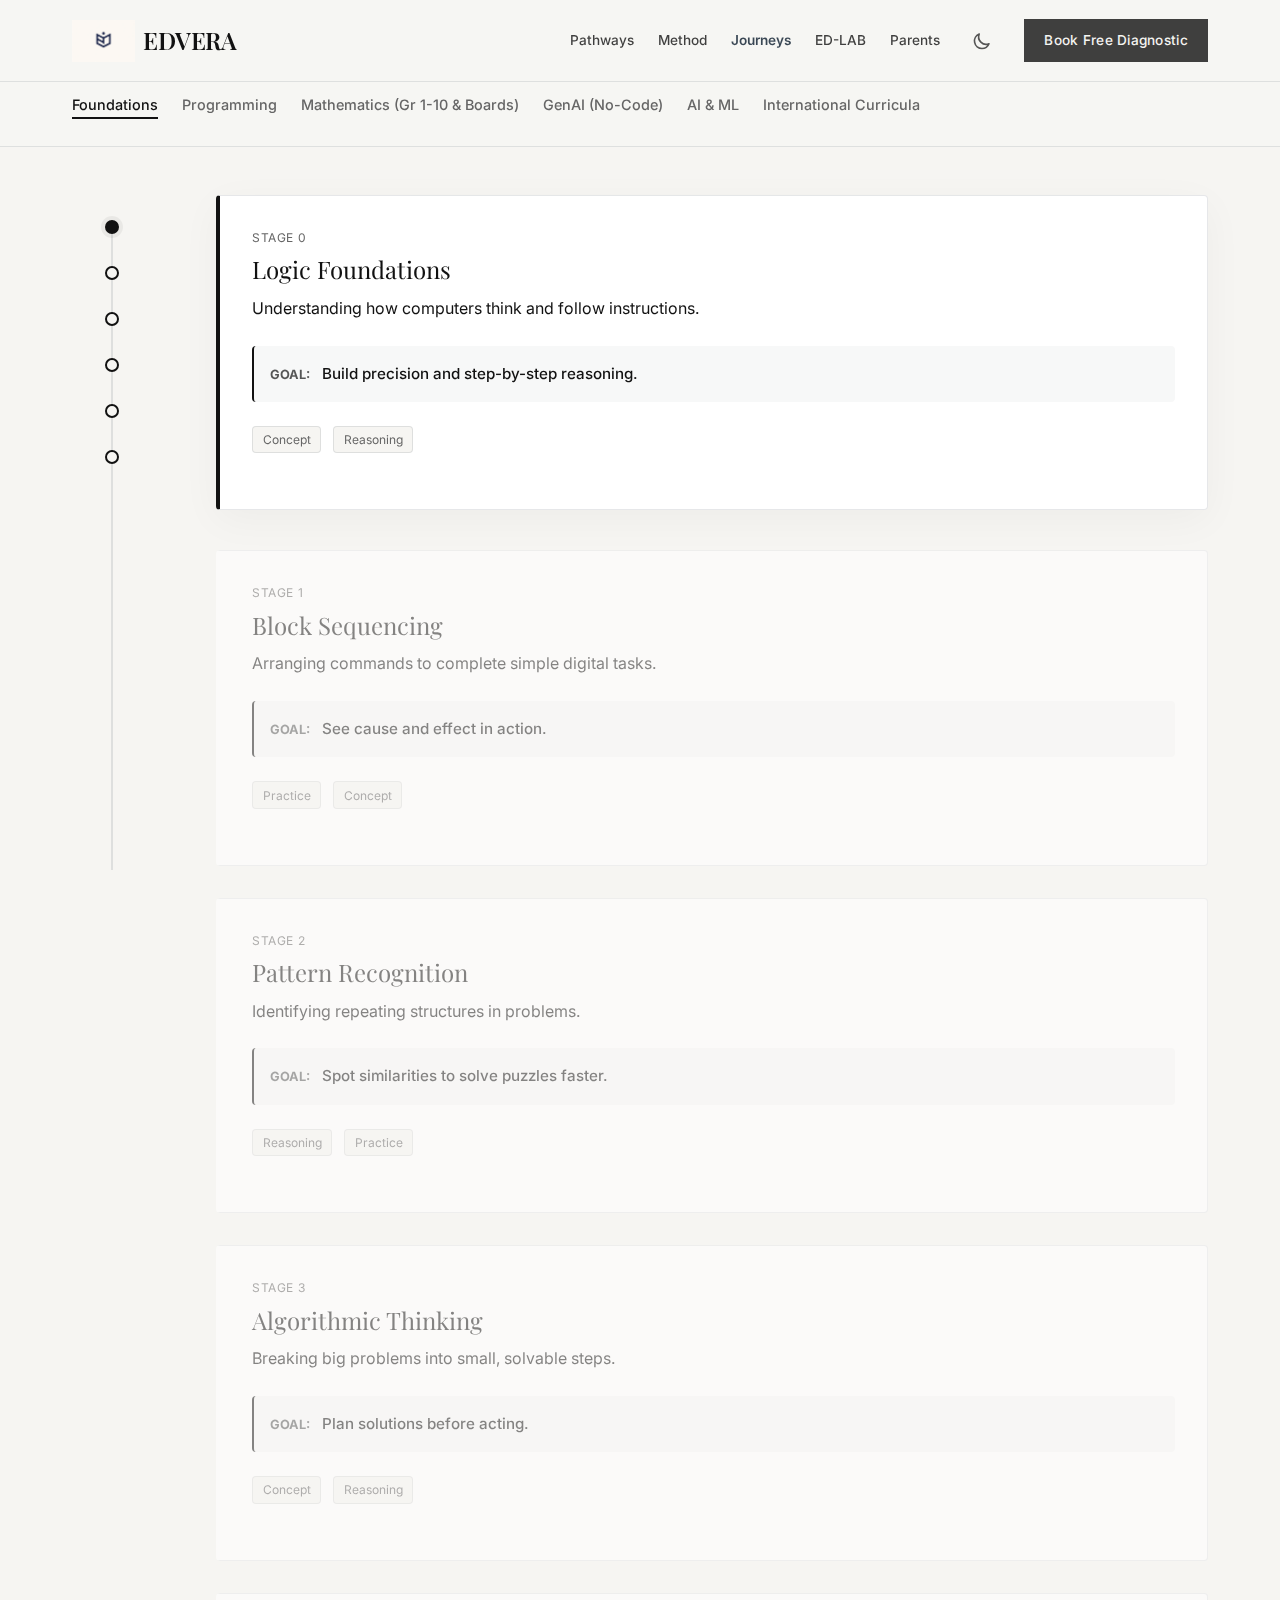
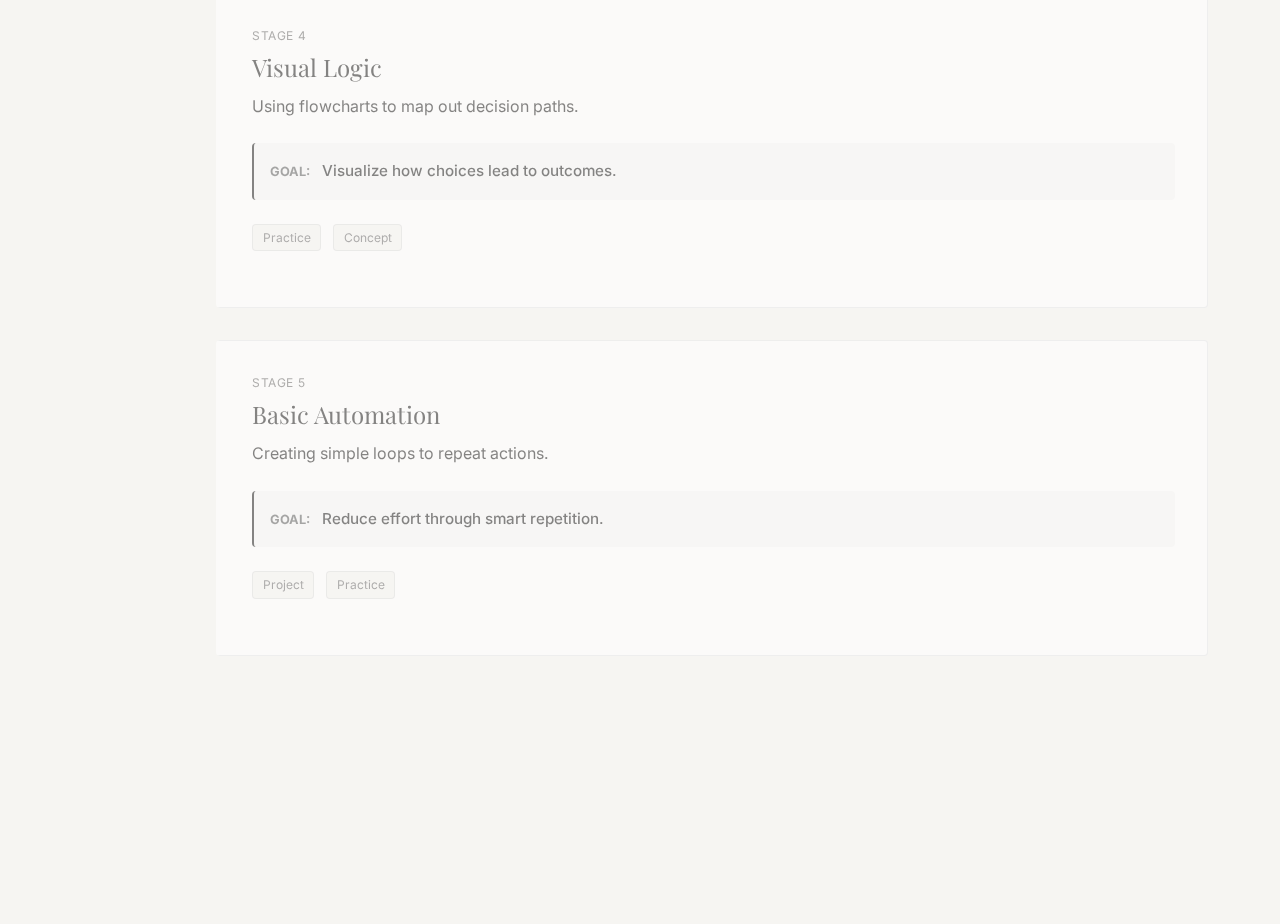
<file: journeys.html>
<!DOCTYPE html>
<html lang="en">

<head>
    <meta charset="UTF-8">
    <meta name="viewport" content="width=device-width, initial-scale=1.0">
    <meta name="robots" content="index, follow">
    <title>Academic Roadmaps | Coding & Maths Journeys | EDVERA</title>
    <meta name="description"
        content="Explore structured academic roadmaps from Foundations to Advanced Programming and Mathematics.">

    <!-- Design System -->
    <link rel="stylesheet" href="assets/css/style.css">
    <link rel="stylesheet" href="assets/css/journeys.css">

    <!-- Favicon -->
    <link rel="icon" href="assets/images/logo.png" type="image/png">

    <style>
        body {
            background-color: var(--color-ivory);
        }
    </style>
</head>

<body class="journeys-page">

    <!-- Navigation -->
    <nav class="navbar">
        <div class="container nav-container">
            <a href="index.html" class="nav-logo" style="display: flex; align-items: center; gap: 0.5rem;">
                <img src="assets/images/logo.png" alt="EDVERA Logo" style="height: 42px; width: auto;">
                EDVERA
            </a>
            <button class="mobile-nav-toggle" aria-label="Toggle navigation">
                <svg width="24" height="24" viewBox="0 0 24 24" fill="none" xmlns="http://www.w3.org/2000/svg">
                    <path d="M4 6H20M4 12H20M4 18H20" stroke="currentColor" stroke-width="2" stroke-linecap="round"
                        stroke-linejoin="round" />
                </svg>
            </button>
            <div class="nav-links">
                <a href="pathways.html" class="hover-link">Pathways</a>
                <a href="method.html" class="hover-link">Method</a>
                <a href="journeys.html" class="hover-link"
                    style="color: var(--color-navy); font-weight: 600;">Journeys</a>
                <a href="ed-lab.html" class="hover-link">ED-LAB</a>
                <a href="parents.html" class="hover-link">Parents</a>
                <a href="https://calendly.com/admissions-edvera/new-meeting" target="_blank" class="btn btn-primary"
                    style="padding: 0.6rem 1.2rem; font-size: 0.85rem;">Book Free Diagnostic</a>
            </div>
        </div>
    </nav>

    <!-- Main Container -->
    <div class="journeys-page-wrapper">

        <!-- Header / Controls (Sticky Top) -->
        <header class="journeys-header sticky-controls">
            <div class="container">
                <div class="controls-row top-row">
                    <!-- Vertical Tabs -->
                    <div id="vertical-tabs" class="vertical-tabs">
                        <!-- Injected via JS -->
                    </div>
                </div>
                <div class="controls-row bottom-row">
                    <!-- Age Filter removed -->
                </div>
            </div>
        </header>

        <!-- Split Layout -->
        <div class="container journeys-split-layout">

            <!-- Left Rail (Sticky) -->
            <aside class="rail-column">
                <div class="rail-track-container">
                    <div class="rail-line-bg"></div>
                    <div class="rail-line-fill" id="rail-fill"></div>
                    <div class="rail-dots-wrapper" id="rail-dots">
                        <!-- Injected via JS -->
                    </div>
                </div>
            </aside>

            <!-- Right Content (Scrollable) -->
            <main class="cards-column" id="cards-container">
                <!-- Injected via JS -->
            </main>

        </div>
    </div>

    <!-- Mobile Bottom Sheet (Used for station links if needed, but primary interaction is scroll) -->
    <!-- We might not need the panel anymore if cards expand, but keeping the div structure clean. -->

    <!-- Diagnostic Modal -->
    <div id="diagnostic-modal" class="modal-overlay">
        <div class="modal-content">
            <button class="modal-close" aria-label="Close modal">&times;</button>
            <div class="modal-header">
                <h3>Book Free Diagnostic Session</h3>
                <p>Please share your details to schedule a session.</p>
            </div>
            <form id="diagnostic-form">
                <div class="form-group">
                    <label for="parent-name" class="form-label">Parent's Name <span class="required">*</span></label>
                    <input type="text" id="parent-name" class="form-input" placeholder="Enter your full name" required>
                </div>

                <div class="form-group">
                    <label for="email" class="form-label">Email Address <span class="required">*</span></label>
                    <input type="email" id="email" class="form-input" placeholder="name@example.com" required>
                </div>

                <!-- Removed Contact Number as per request -->

                <div class="form-group" style="margin-top: 1.5rem;">
                    <label class="form-label">Select Child's Age</label>
                    <input type="hidden" id="learner-age" name="learner-age">
                    <div class="age-grid" style="display: grid; grid-template-columns: repeat(4, 1fr); gap: 0.5rem;">
                        <button type="button" class="age-btn" data-value="5">Age 5</button>
                        <button type="button" class="age-btn" data-value="6">Age 6</button>
                        <button type="button" class="age-btn" data-value="7">Age 7</button>
                        <button type="button" class="age-btn" data-value="8">Age 8</button>
                        <button type="button" class="age-btn" data-value="9">Age 9</button>
                        <button type="button" class="age-btn" data-value="10">Age 10</button>
                        <button type="button" class="age-btn" data-value="11">Age 11</button>
                        <button type="button" class="age-btn" data-value="12">Age 12</button>
                        <button type="button" class="age-btn" data-value="13">Age 13</button>
                        <button type="button" class="age-btn" data-value="14">Age 14</button>
                        <button type="button" class="age-btn" data-value="15+">Age 15+</button>
                    </div>
                </div>

                <div class="form-group" style="margin-top: 1.5rem;">
                    <label for="learner-name" class="form-label">Learner's Name <span
                            class="optional">(Optional)</span></label>
                    <input type="text" id="learner-name" class="form-input" placeholder="Child's name">
                </div>

                <div class="form-group">
                    <label for="comments" class="form-label">Additional Comments <span
                            class="optional">(Optional)</span></label>
                    <textarea id="comments" class="form-textarea"
                        placeholder="Any specific learning goals or concerns?"></textarea>
                </div>

                <button type="submit" class="btn btn-primary"
                    style="width: 100%; background-color: var(--accent-amber); border-color: var(--accent-amber); color: #0E0E12; font-weight: 600;">Book
                    a Diagnostic</button>
            </form>

            <div id="diagnostic-success" style="display: none; text-align: center; padding: 2rem 0;">
                <div style="font-size: 3rem; color: var(--accent-teal); margin-bottom: 1rem;">&#10003;</div>
                <h3 style="margin-bottom: 0.5rem;">Request Received</h3>
                <p style="color: var(--text-muted); margin-bottom: 2rem;">
                    Thank you for sharing your details. Our academic team will review your profile and contact you via
                    WhatsApp shortly to schedule the diagnostic session.
                </p>
                <button class="btn btn-secondary js-close-modal">Close</button>
            </div>
        </div>
    </div>

    <script src="assets/js/main.js"></script>
    <script src="assets/js/journeys.js"></script>

</body>

</html>
</file>
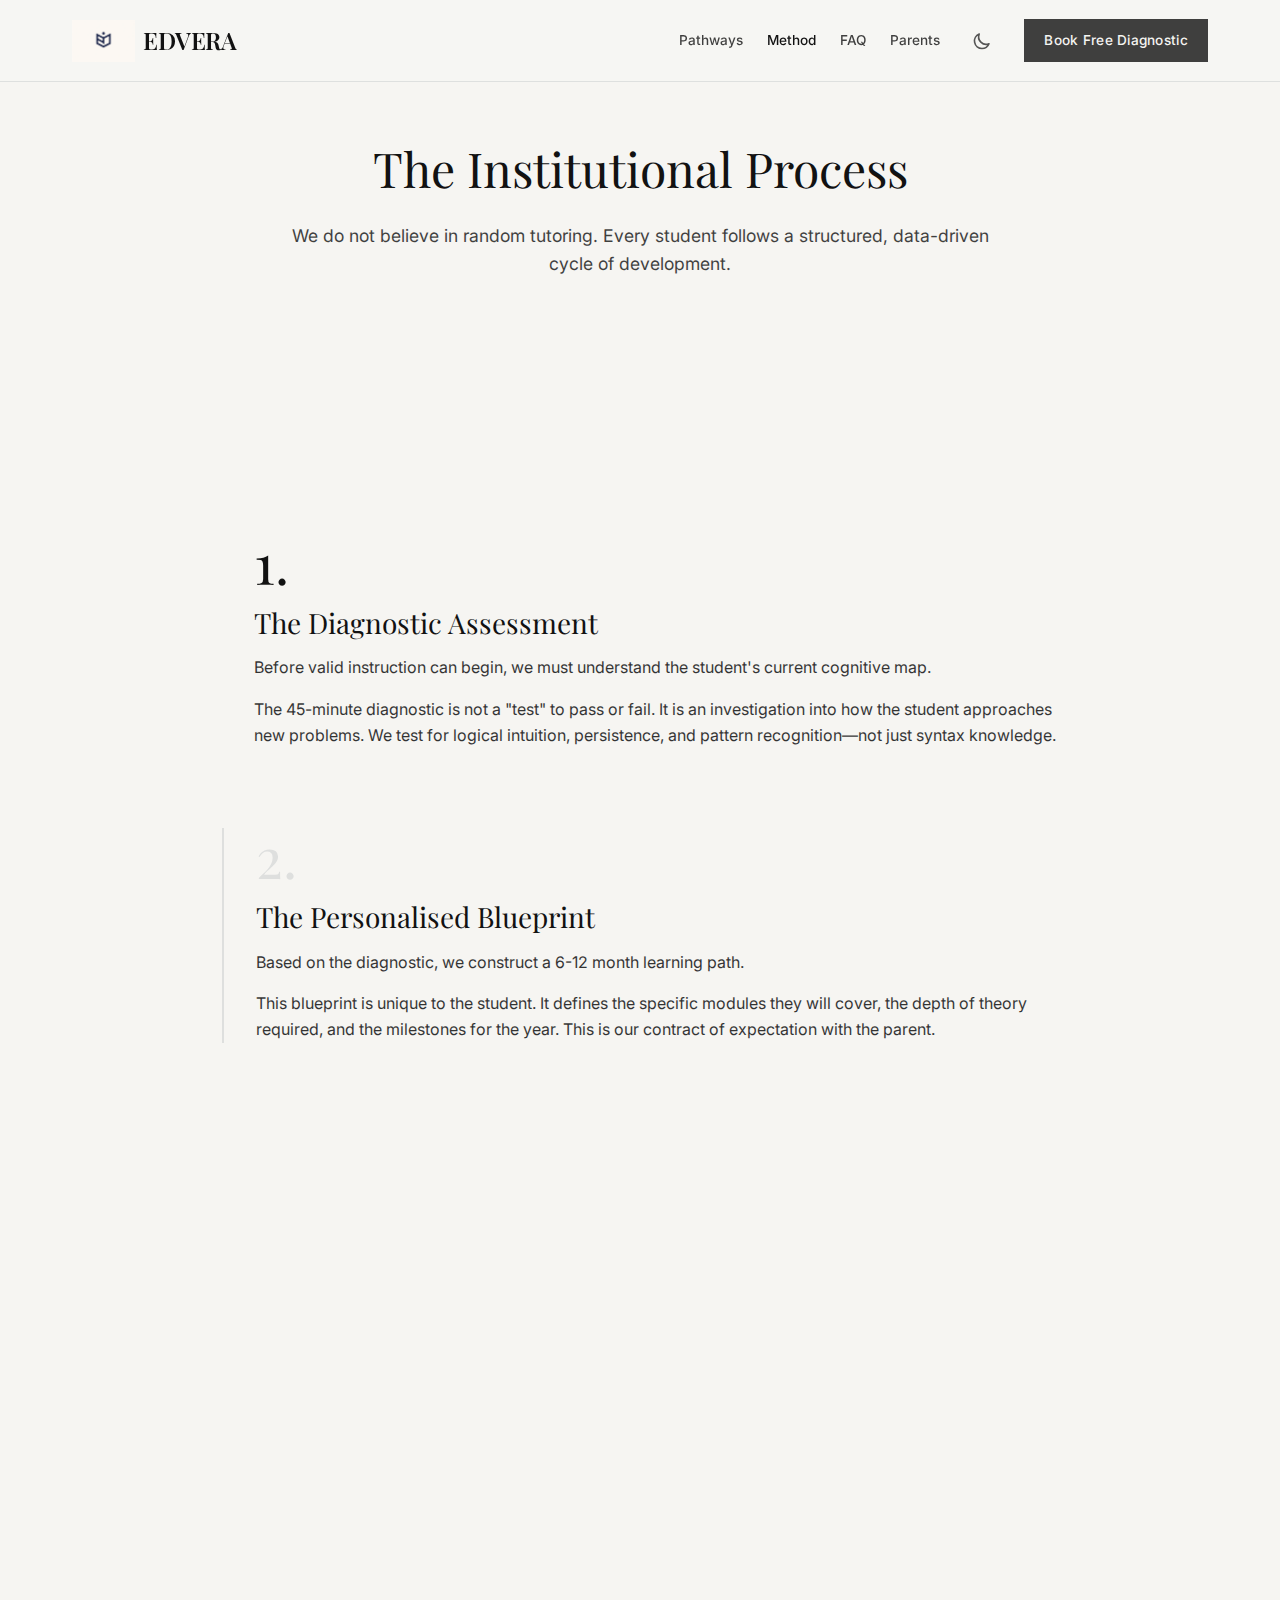
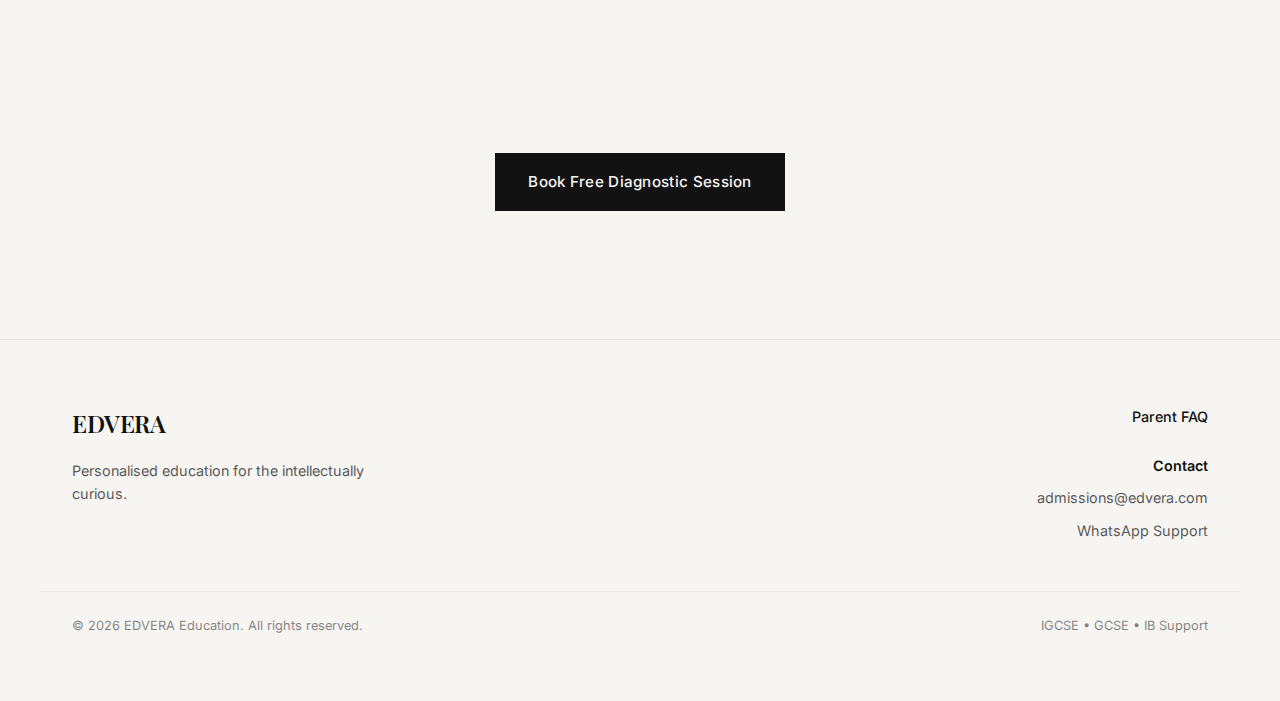
<file: method.html>
<!DOCTYPE html>
<html lang="en">

<head>
    <meta charset="UTF-8">
    <meta name="viewport" content="width=device-width, initial-scale=1.0">
    <meta name="robots" content="index, follow">
    <title>The Education Method | 1:1 Diagnostics & Mentorship | EDVERA</title>
    <link rel="stylesheet" href="assets/css/style.css">
    <link rel="icon" href="assets/images/logo.png" type="image/png">
</head>

<body>

    <nav class="navbar">
        <div class="container nav-container">
            <a href="index.html" class="nav-logo" style="display: flex; align-items: center; gap: 0.5rem;">
                <img src="assets/images/logo.png" alt="EDVERA Logo" style="height: 42px; width: auto;">
                EDVERA
            </a>
            <button class="mobile-nav-toggle" aria-label="Toggle navigation">
                <svg width="24" height="24" viewBox="0 0 24 24" fill="none" xmlns="http://www.w3.org/2000/svg">
                    <path d="M4 6H20M4 12H20M4 18H20" stroke="currentColor" stroke-width="2" stroke-linecap="round"
                        stroke-linejoin="round" />
                </svg>
            </button>
            <div class="nav-links">
                <a href="pathways.html" class="hover-link">Pathways</a>
                <a href="method.html" class="hover-link" style="opacity: 1;">Method</a>
                <a href="faq.html" class="hover-link">FAQ</a>
                <a href="parents.html" class="hover-link">Parents</a>
                <a href="https://calendly.com/admissions-edvera/new-meeting" target="_blank" class="btn btn-primary"
                    style="padding: 0.6rem 1.2rem; font-size: 0.85rem;">Book Free Diagnostic</a>
            </div>
        </div>
    </nav>

    <header class="section" style="padding-top: 140px;">
        <div class="container text-center reveal-on-scroll">
            <h1 style="font-size: 3rem; margin-bottom: 1.5rem;">The Institutional Process</h1>
            <p style="max-width: 700px; margin: 0 auto; opacity: 0.8; font-size: 1.1rem;">
                We do not believe in random tutoring. Every student follows a structured, data-driven cycle of
                development.
            </p>
        </div>
    </header>

    <section class="section">
        <div class="container" style="max-width: 900px;">

            <!-- Step 1 -->
            <div class="reveal-on-scroll"
                style="margin-bottom: 5rem; padding-left: 2rem; border-left: 2px solid var(--color-primary);">
                <span
                    style="font-family: var(--font-serif); font-size: 3.5rem; color: var(--color-primary); display: block; line-height: 1; margin-bottom: 1rem;">1.</span>
                <h3 style="font-size: 1.75rem; margin-bottom: 1rem;">The Diagnostic Assessment</h3>
                <p style="opacity: 0.85; margin-bottom: 1rem;">
                    Before valid instruction can begin, we must understand the student's current cognitive map.
                </p>
                <p style="opacity: 0.85;">
                    The 45-minute diagnostic is not a "test" to pass or fail. It is an investigation into how the
                    student approaches new problems. We test for logical intuition, persistence, and pattern
                    recognition—not just syntax knowledge.
                </p>
            </div>

            <!-- Step 2 -->
            <div class="reveal-on-scroll"
                style="margin-bottom: 5rem; padding-left: 2rem; border-left: 2px solid var(--border-subtle);">
                <span
                    style="font-family: var(--font-serif); font-size: 3.5rem; color: var(--border-subtle); display: block; line-height: 1; margin-bottom: 1rem;">2.</span>
                <h3 style="font-size: 1.75rem; margin-bottom: 1rem;">The Personalised Blueprint</h3>
                <p style="opacity: 0.85; margin-bottom: 1rem;">
                    Based on the diagnostic, we construct a 6-12 month learning path.
                </p>
                <p style="opacity: 0.85;">
                    This blueprint is unique to the student. It defines the specific modules they will cover, the depth
                    of theory required, and the milestones for the year. This is our contract of expectation with the
                    parent.
                </p>
            </div>

            <!-- Step 3 -->
            <div class="reveal-on-scroll"
                style="margin-bottom: 5rem; padding-left: 2rem; border-left: 2px solid var(--border-subtle);">
                <span
                    style="font-family: var(--font-serif); font-size: 3.5rem; color: var(--border-subtle); display: block; line-height: 1; margin-bottom: 1rem;">3.</span>
                <h3 style="font-size: 1.75rem; margin-bottom: 1rem;">Disciplined 1:1 Instruction</h3>
                <p style="opacity: 0.85; margin-bottom: 1rem;">
                    Sessions are conducted 1:1. Always.
                </p>
                <p style="opacity: 0.85;">
                    In a group of 5, a student hides their confusion. In a 1:1 session, confusion is addressed
                    immediately. Our faculty are trained to withhold answers and guide students to find the solution
                    themselves, building genuine confidence.
                </p>
            </div>

            <!-- Step 4 -->
            <div class="reveal-on-scroll"
                style="margin-bottom: 5rem; padding-left: 2rem; border-left: 2px solid var(--border-subtle);">
                <span
                    style="font-family: var(--font-serif); font-size: 3.5rem; color: var(--border-subtle); display: block; line-height: 1; margin-bottom: 1rem;">4.</span>
                <h3 style="font-size: 1.75rem; margin-bottom: 1rem;">Review & Calibration</h3>
                <p style="opacity: 0.85; margin-bottom: 1rem;">
                    Learning is non-linear.
                </p>
                <p style="opacity: 0.85;">
                    every 12 weeks, we conduct a formal review with parents. We analyse the projects built, the concepts
                    mastered, and the struggle-points encountered. If the blueprint needs adjustment, we calibrate it
                    here.
                </p>
            </div>

            <div class="text-center" style="margin-top: 6rem;">
                <a href="https://calendly.com/admissions-edvera/new-meeting" target="_blank" class="btn btn-primary">Book Free Diagnostic Session</a>
            </div>

        </div>
    </section>

    <footer
        style="padding: 4rem 0; background-color: var(--color-bg-light); border-top: 1px solid var(--border-subtle);">
        <div class="container grid" style="grid-template-columns: 1fr 1fr; gap: 2rem;">
            <div>
                <a href="index.html" class="nav-logo" style="display: block; margin-bottom: 1rem;">EDVERA</a>
                <p style="font-size: 0.9rem; opacity: 0.7; max-width: 300px;">
                    Personalised education for the intellectually curious.
                </p>
            </div>
            <div style="text-align: right;">
                <div style="margin-bottom: 1.5rem;">
                    <a href="faq.html" class="hover-link" style="font-size: 0.9rem; font-weight: 500;">Parent FAQ</a>
                </div>
                <p style="font-size: 0.9rem; margin-bottom: 0.5rem; font-weight: 600;">Contact</p>
                <a href="mailto:admissions@edvera.com" class="hover-link"
                    style="font-size: 0.9rem; opacity: 0.7;">admissions@edvera.com</a>
                <br>
                <a href="https://wa.me/" class="hover-link"
                    style="font-size: 0.9rem; opacity: 0.7; margin-top: 0.5rem; display: inline-block;">WhatsApp
                    Support</a>
            </div>
        </div>
        <div class="container"
            style="margin-top: 3rem; padding-top: 1.5rem; border-top: 1px solid var(--border-subtle); display: flex; justify-content: space-between; font-size: 0.8rem; opacity: 0.5;">
            <span>&copy; 2026 EDVERA Education. All rights reserved.</span>
            <span>IGCSE &bull; GCSE &bull; IB Support</span>
        </div>
    </footer>

    <!-- Diagnostic Modal -->
    <div id="diagnostic-modal" class="modal-overlay">
        <div class="modal-content">
            <button class="modal-close" aria-label="Close modal">&times;</button>
            <div class="modal-header">
                <h3>Book Free Diagnostic Session</h3>
                <p>Please share your details to schedule a session.</p>
            </div>
            <form id="diagnostic-form">
                <div class="form-group">
                    <label for="parent-name" class="form-label">Parent's Name <span class="required">*</span></label>
                    <input type="text" id="parent-name" class="form-input" placeholder="Enter your full name" required>
                </div>

                <div class="form-group">
                    <label for="email" class="form-label">Email Address <span class="required">*</span></label>
                    <input type="email" id="email" class="form-input" placeholder="name@example.com" required>
                </div>

                <!-- Removed Contact Number as per request -->

                <div class="form-group" style="margin-top: 1.5rem;">
                    <label class="form-label">Select Child's Age</label>
                    <input type="hidden" id="learner-age" name="learner-age">
                    <div class="age-grid" style="display: grid; grid-template-columns: repeat(4, 1fr); gap: 0.5rem;">
                        <button type="button" class="age-btn" data-value="5">Age 5</button>
                        <button type="button" class="age-btn" data-value="6">Age 6</button>
                        <button type="button" class="age-btn" data-value="7">Age 7</button>
                        <button type="button" class="age-btn" data-value="8">Age 8</button>
                        <button type="button" class="age-btn" data-value="9">Age 9</button>
                        <button type="button" class="age-btn" data-value="10">Age 10</button>
                        <button type="button" class="age-btn" data-value="11">Age 11</button>
                        <button type="button" class="age-btn" data-value="12">Age 12</button>
                        <button type="button" class="age-btn" data-value="13">Age 13</button>
                        <button type="button" class="age-btn" data-value="14">Age 14</button>
                        <button type="button" class="age-btn" data-value="15+">Age 15+</button>
                    </div>
                </div>

                <div class="form-group" style="margin-top: 1.5rem;">
                    <label for="learner-name" class="form-label">Learner's Name <span
                            class="optional">(Optional)</span></label>
                    <input type="text" id="learner-name" class="form-input" placeholder="Child's name">
                </div>

                <div class="form-group">
                    <label for="comments" class="form-label">Additional Comments <span
                            class="optional">(Optional)</span></label>
                    <textarea id="comments" class="form-textarea"
                        placeholder="Any specific learning goals or concerns?"></textarea>
                </div>

                <button type="submit" class="btn btn-primary"
                    style="width: 100%; background-color: var(--accent-amber); border-color: var(--accent-amber); color: #0E0E12; font-weight: 600;">Book
                    a Diagnostic</button>
            </form>

            <div id="diagnostic-success" style="display: none; text-align: center; padding: 2rem 0;">
                <div style="font-size: 3rem; color: var(--accent-teal); margin-bottom: 1rem;">&#10003;</div>
                <h3 style="margin-bottom: 0.5rem;">Request Received</h3>
                <p style="color: var(--text-muted); margin-bottom: 2rem;">
                    Thank you for sharing your details. Our academic team will review your profile and contact you via
                    WhatsApp shortly to schedule the diagnostic session.
                </p>
                <button class="btn btn-secondary js-close-modal">Close</button>
            </div>
        </div>
    </div>

    <script src="assets/js/main.js"></script>
</body>

</html>
</file>
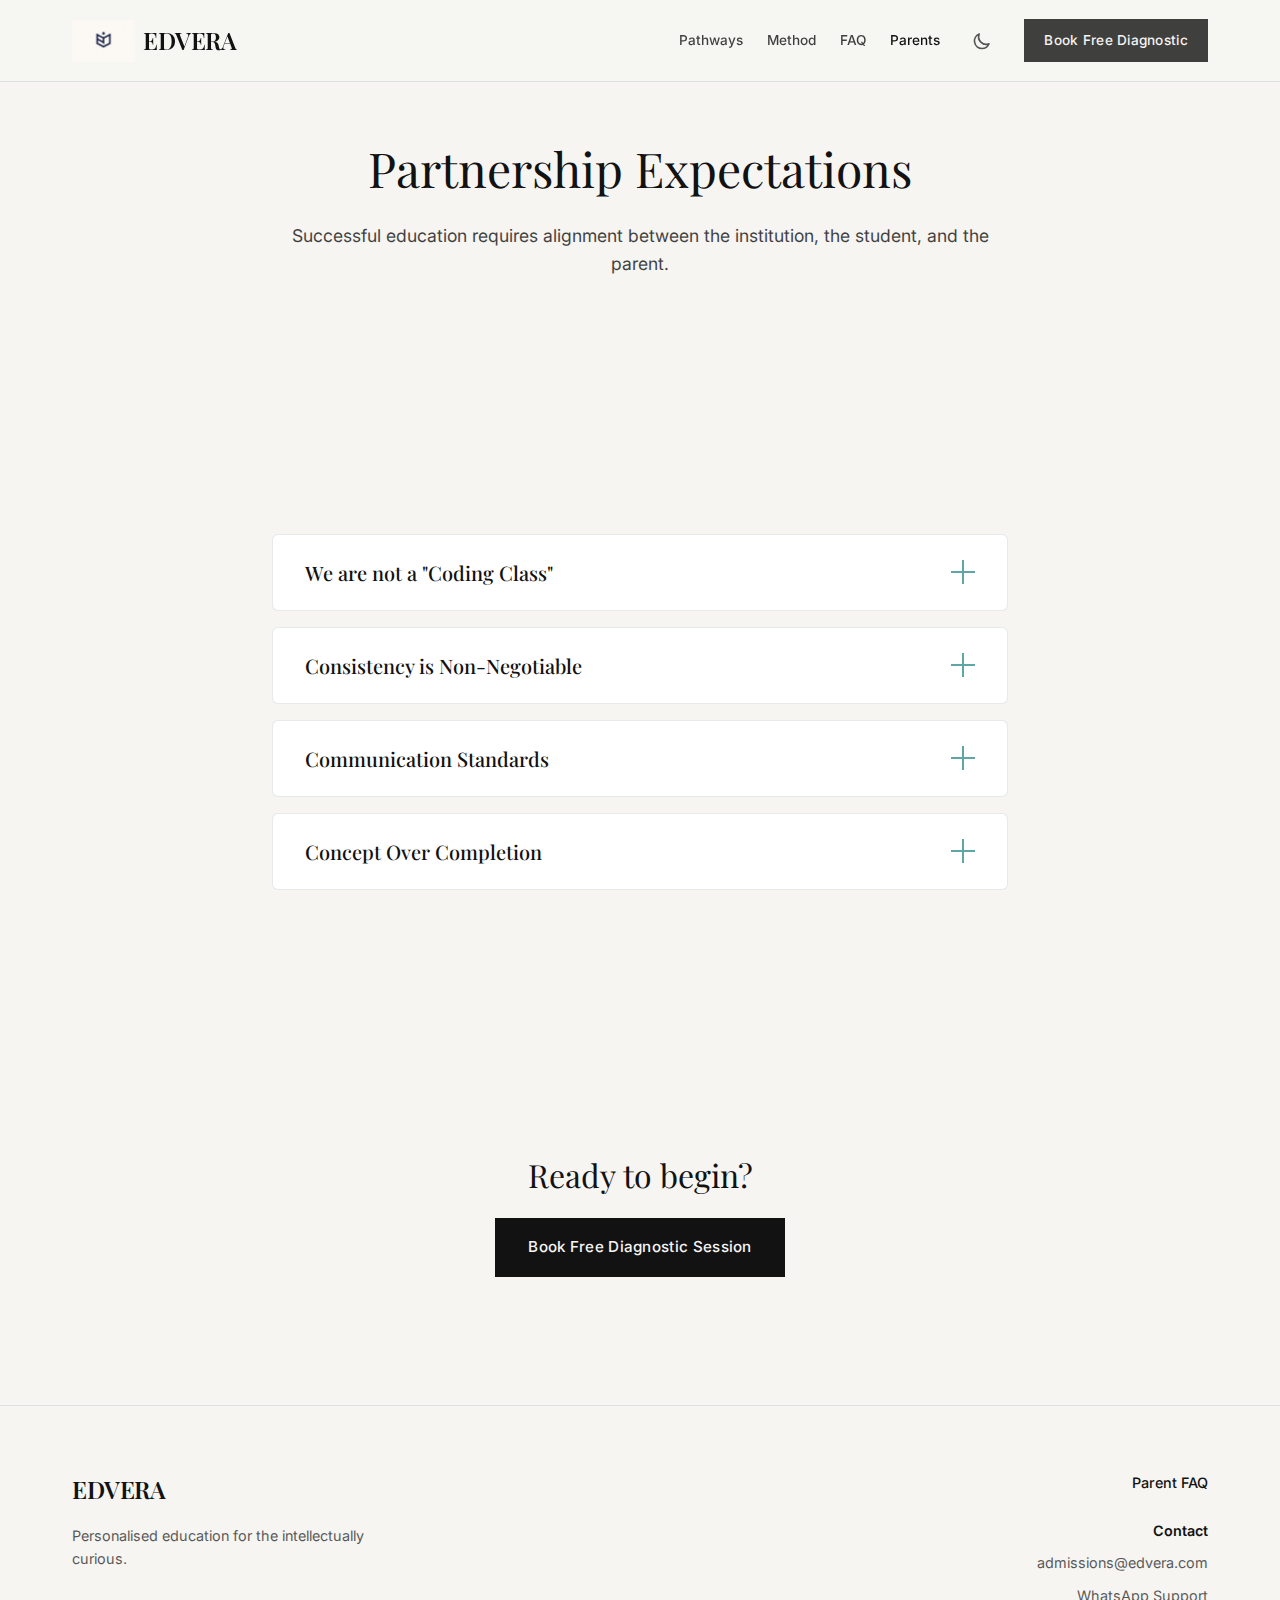
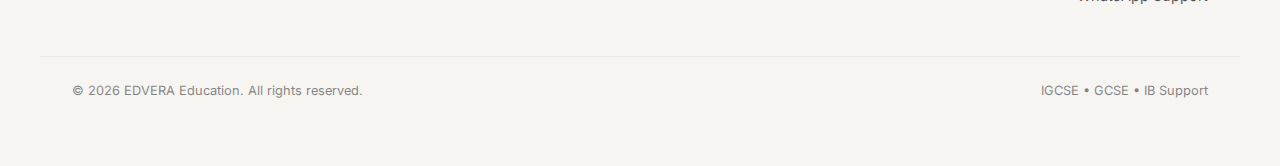
<file: parents.html>
<!DOCTYPE html>
<html lang="en">

<head>
    <meta charset="UTF-8">
    <meta name="viewport" content="width=device-width, initial-scale=1.0">
    <meta name="robots" content="index, follow">
    <title>Parent Guide | Philosophy & Expectations | EDVERA</title>
    <link rel="stylesheet" href="assets/css/style.css">
    <link rel="icon" href="assets/images/logo.png" type="image/png">
</head>

<body>

    <nav class="navbar">
        <div class="container nav-container">
            <a href="index.html" class="nav-logo" style="display: flex; align-items: center; gap: 0.5rem;">
                <img src="assets/images/logo.png" alt="EDVERA Logo" style="height: 42px; width: auto;">
                EDVERA
            </a>
            <button class="mobile-nav-toggle" aria-label="Toggle navigation">
                <svg width="24" height="24" viewBox="0 0 24 24" fill="none" xmlns="http://www.w3.org/2000/svg">
                    <path d="M4 6H20M4 12H20M4 18H20" stroke="currentColor" stroke-width="2" stroke-linecap="round"
                        stroke-linejoin="round" />
                </svg>
            </button>
            <div class="nav-links">
                <a href="pathways.html" class="hover-link">Pathways</a>
                <a href="method.html" class="hover-link">Method</a>
                <a href="faq.html" class="hover-link">FAQ</a>
                <a href="parents.html" class="hover-link" style="opacity: 1;">Parents</a>
                <a href="https://calendly.com/admissions-edvera/new-meeting" target="_blank" class="btn btn-primary"
                    style="padding: 0.6rem 1.2rem; font-size: 0.85rem;">Book Free Diagnostic</a>
            </div>
        </div>
    </nav>

    <header class="section" style="padding-top: 140px;">
        <div class="container text-center reveal-on-scroll">
            <h1 style="font-size: 3rem; margin-bottom: 1.5rem;">Partnership Expectations</h1>
            <p style="max-width: 700px; margin: 0 auto; opacity: 0.8; font-size: 1.1rem;">
                Successful education requires alignment between the institution, the student, and the parent.
            </p>
        </div>
    </header>

    <section class="section">
        <div class="container" style="max-width: 800px;">
            <!-- Accordion Item 1 -->
            <div class="accordion-item reveal-on-scroll">
                <button class="accordion-header" aria-expanded="false">
                    <span class="accordion-title">We are not a "Coding Class"</span>
                    <span class="accordion-icon"></span>
                </button>
                <div class="accordion-content">
                    <div class="accordion-body">
                        If you are looking for a quick summer activity or a platform where your child gets a certificate
                        every week, EDVERA is likely not the right fit. We focus on deep, often difficult, cognitive
                        work.
                    </div>
                </div>
            </div>

            <!-- Accordion Item 2 -->
            <div class="accordion-item reveal-on-scroll delay-1">
                <button class="accordion-header" aria-expanded="false">
                    <span class="accordion-title">Consistency is Non-Negotiable</span>
                    <span class="accordion-icon"></span>
                </button>
                <div class="accordion-content">
                    <div class="accordion-body">
                        We encourage regular attendance to maintain intellectual rhythm. However, we understand that
                        schedules change. We flexible reschedule based on availability or extend the course duration at
                        no
                        additional charge to ensure every learning milestone is met.
                    </div>
                </div>
            </div>

            <!-- Accordion Item 3 -->
            <div class="accordion-item reveal-on-scroll delay-2">
                <button class="accordion-header" aria-expanded="false">
                    <span class="accordion-title">Communication Standards</span>
                    <span class="accordion-icon"></span>
                </button>
                <div class="accordion-content">
                    <div class="accordion-body">
                        We enable direct WhatsApp access to the mentoring team for logistics, but we reserve deep
                        academic
                        discussions for scheduled reviews. This respects the faculty's focus on teaching.
                    </div>
                </div>
            </div>

            <!-- Accordion Item 4 (New) -->
            <div class="accordion-item reveal-on-scroll delay-3">
                <button class="accordion-header" aria-expanded="false">
                    <span class="accordion-title">Concept Over Completion</span>
                    <span class="accordion-icon"></span>
                </button>
                <div class="accordion-content">
                    <div class="accordion-body">
                        We prioritize deep conceptual understanding over the superficial completion of projects. A
                        finished project is meaningless if the student cannot explain the underlying logic. We focus on
                        building robust skills that last, not just checking boxes.
                    </div>
                </div>
            </div>

            <!-- Accordion Item 5 (New) -->
            <div class="accordion-item reveal-on-scroll delay-3">
                <button class="accordion-header" aria-expanded="false">
                    <span class="accordion-title">Small Batches, Undivided Attention</span>
                    <span class="accordion-icon"></span>
                </button>
                <div class="accordion-content">
                    <div class="accordion-body">
                        We intentionally reject the mass-market education model. By maintaining small cohorts or 1:1
                        mentorship, we ensure every student receives the focused guidance they deserve. Our goal is not
                        scale; it is to equip your child with a future-ready intellectual foundation.
                    </div>
                </div>
            </div>

            <!-- Accordion Item 6 (New) -->
            <div class="accordion-item reveal-on-scroll delay-3">
                <button class="accordion-header" aria-expanded="false">
                    <span class="accordion-title">Problem Solving as a Mindset</span>
                    <span class="accordion-icon"></span>
                </button>
                <div class="accordion-content">
                    <div class="accordion-body">
                        We use coding to teach the fundamental skill of Problem Solving. We believe that the ability to
                        deconstruct complex challenges is universally applicable. Whatever field your child
                        chooses—medicine, law, or engineering—this logical framework will be their greatest asset.
                    </div>
                </div>
            </div>

            <div class="text-center" style="margin-top: 5rem;">
                <h3 style="font-family: var(--font-serif); font-size: 2rem; margin-bottom: 1.5rem;">Ready to begin?</h3>
                <a href="https://calendly.com/admissions-edvera/new-meeting" target="_blank" class="btn btn-primary">Book Free Diagnostic Session</a>
            </div>
        </div>
    </section>

    <footer
        style="padding: 4rem 0; background-color: var(--color-bg-light); border-top: 1px solid var(--border-subtle);">
        <div class="container grid" style="grid-template-columns: 1fr 1fr; gap: 2rem;">
            <div>
                <a href="index.html" class="nav-logo" style="display: block; margin-bottom: 1rem;">EDVERA</a>
                <p style="font-size: 0.9rem; opacity: 0.7; max-width: 300px;">
                    Personalised education for the intellectually curious.
                </p>
            </div>
            <div style="text-align: right;">
                <div style="margin-bottom: 1.5rem;">
                    <a href="faq.html" class="hover-link" style="font-size: 0.9rem; font-weight: 500;">Parent FAQ</a>
                </div>
                <p style="font-size: 0.9rem; margin-bottom: 0.5rem; font-weight: 600;">Contact</p>
                <a href="mailto:admissions@edvera.com" class="hover-link"
                    style="font-size: 0.9rem; opacity: 0.7;">admissions@edvera.com</a>
                <br>
                <a href="https://wa.me/" class="hover-link"
                    style="font-size: 0.9rem; opacity: 0.7; margin-top: 0.5rem; display: inline-block;">WhatsApp
                    Support</a>
            </div>
        </div>
        <div class="container"
            style="margin-top: 3rem; padding-top: 1.5rem; border-top: 1px solid var(--border-subtle); display: flex; justify-content: space-between; font-size: 0.8rem; opacity: 0.5;">
            <span>&copy; 2026 EDVERA Education. All rights reserved.</span>
            <span>IGCSE &bull; GCSE &bull; IB Support</span>
        </div>
    </footer>

    <!-- Diagnostic Modal -->
    <div id="diagnostic-modal" class="modal-overlay">
        <div class="modal-content">
            <button class="modal-close" aria-label="Close modal">&times;</button>
            <div class="modal-header">
                <h3>Book Free Diagnostic Session</h3>
                <p>Please share your details to schedule a session.</p>
            </div>
            <form id="diagnostic-form">
                <div class="form-group">
                    <label for="parent-name" class="form-label">Parent's Name <span class="required">*</span></label>
                    <input type="text" id="parent-name" class="form-input" placeholder="Enter your full name" required>
                </div>

                <div class="form-group">
                    <label for="email" class="form-label">Email Address <span class="required">*</span></label>
                    <input type="email" id="email" class="form-input" placeholder="name@example.com" required>
                </div>

                <!-- Removed Contact Number as per request -->

                <div class="form-group" style="margin-top: 1.5rem;">
                    <label class="form-label">Select Child's Age</label>
                    <input type="hidden" id="learner-age" name="learner-age">
                    <div class="age-grid" style="display: grid; grid-template-columns: repeat(4, 1fr); gap: 0.5rem;">
                        <button type="button" class="age-btn" data-value="5">Age 5</button>
                        <button type="button" class="age-btn" data-value="6">Age 6</button>
                        <button type="button" class="age-btn" data-value="7">Age 7</button>
                        <button type="button" class="age-btn" data-value="8">Age 8</button>
                        <button type="button" class="age-btn" data-value="9">Age 9</button>
                        <button type="button" class="age-btn" data-value="10">Age 10</button>
                        <button type="button" class="age-btn" data-value="11">Age 11</button>
                        <button type="button" class="age-btn" data-value="12">Age 12</button>
                        <button type="button" class="age-btn" data-value="13">Age 13</button>
                        <button type="button" class="age-btn" data-value="14">Age 14</button>
                        <button type="button" class="age-btn" data-value="15+">Age 15+</button>
                    </div>
                </div>

                <div class="form-group" style="margin-top: 1.5rem;">
                    <label for="learner-name" class="form-label">Learner's Name <span
                            class="optional">(Optional)</span></label>
                    <input type="text" id="learner-name" class="form-input" placeholder="Child's name">
                </div>

                <div class="form-group">
                    <label for="comments" class="form-label">Additional Comments <span
                            class="optional">(Optional)</span></label>
                    <textarea id="comments" class="form-textarea"
                        placeholder="Any specific learning goals or concerns?"></textarea>
                </div>

                <button type="submit" class="btn btn-primary"
                    style="width: 100%; background-color: var(--accent-amber); border-color: var(--accent-amber); color: #0E0E12; font-weight: 600;">Book
                    a Diagnostic</button>
            </form>

            <div id="diagnostic-success" style="display: none; text-align: center; padding: 2rem 0;">
                <div style="font-size: 3rem; color: var(--accent-teal); margin-bottom: 1rem;">&#10003;</div>
                <h3 style="margin-bottom: 0.5rem;">Request Received</h3>
                <p style="color: var(--text-muted); margin-bottom: 2rem;">
                    Thank you for sharing your details. Our academic team will review your profile and contact you via
                    WhatsApp shortly to schedule the diagnostic session.
                </p>
                <button class="btn btn-secondary js-close-modal">Close</button>
            </div>
        </div>
    </div>

    <script src="assets/js/main.js"></script>
</body>

</html>
</file>
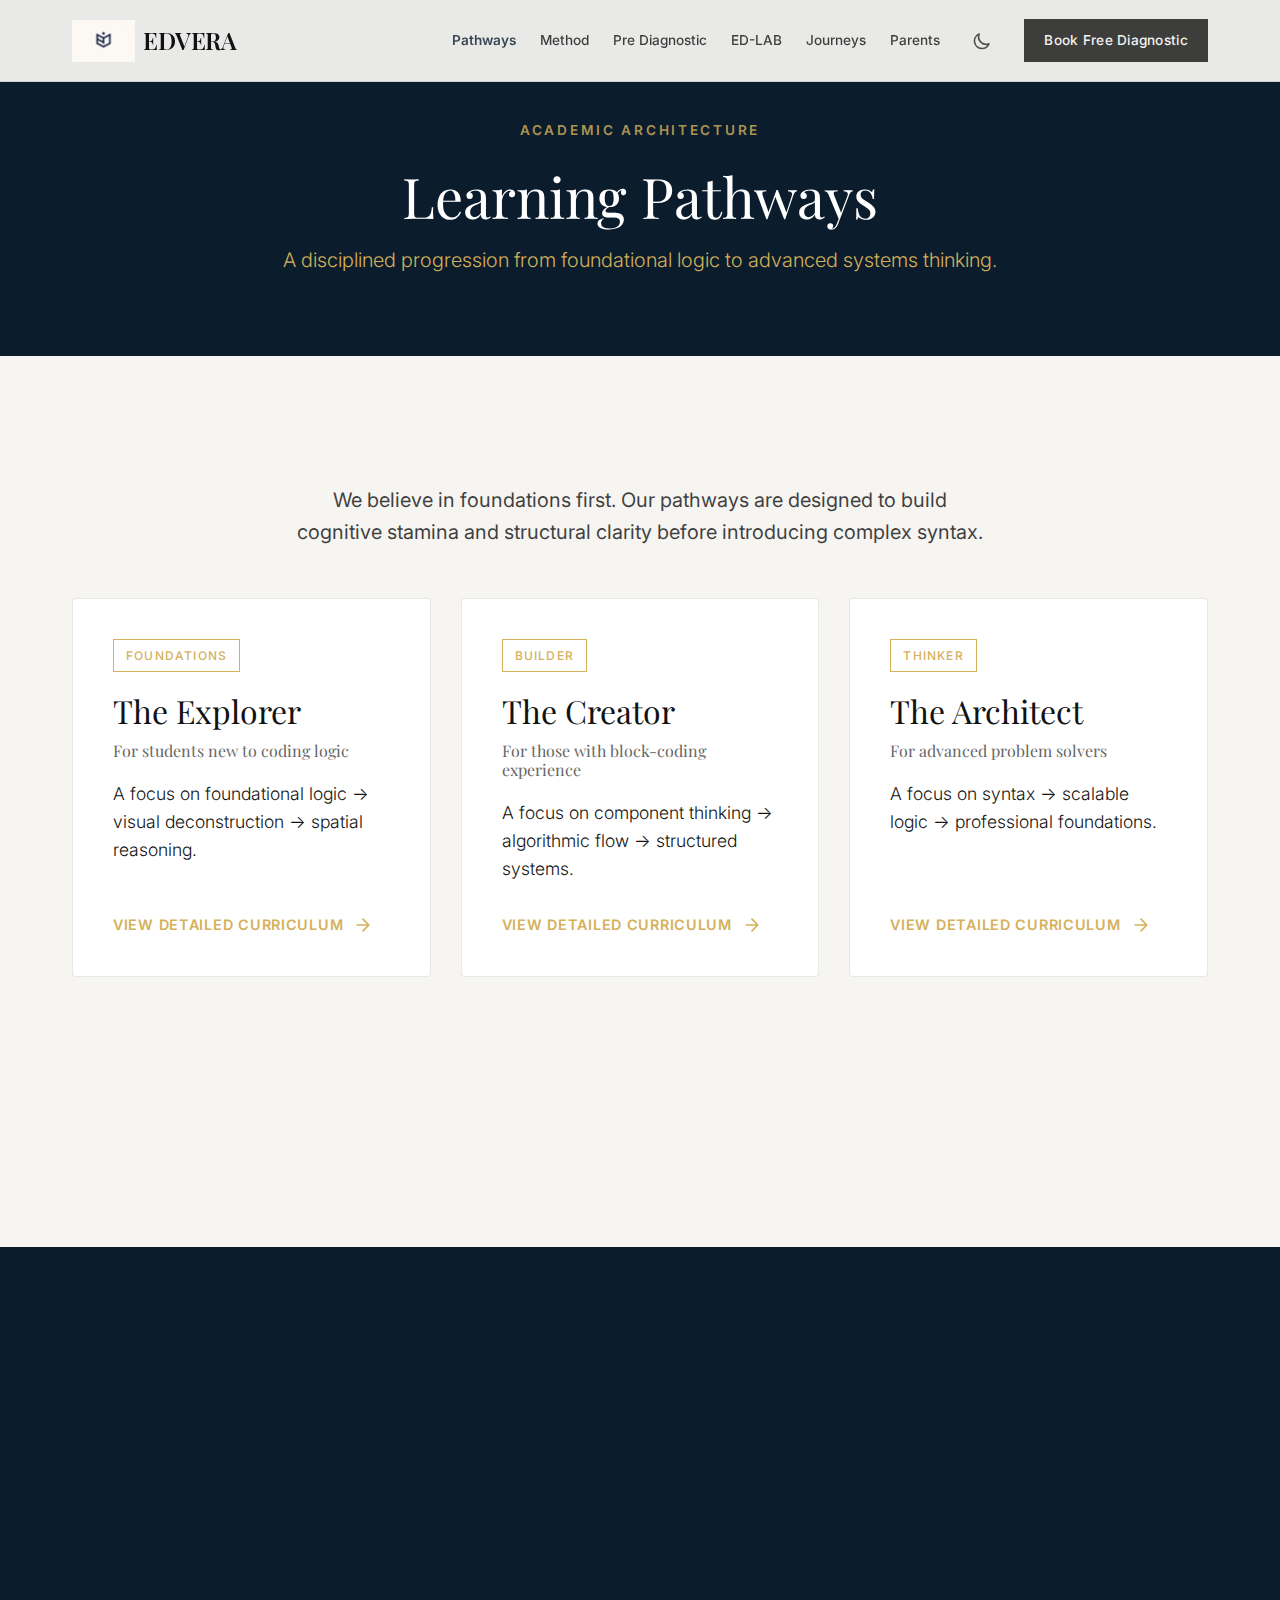
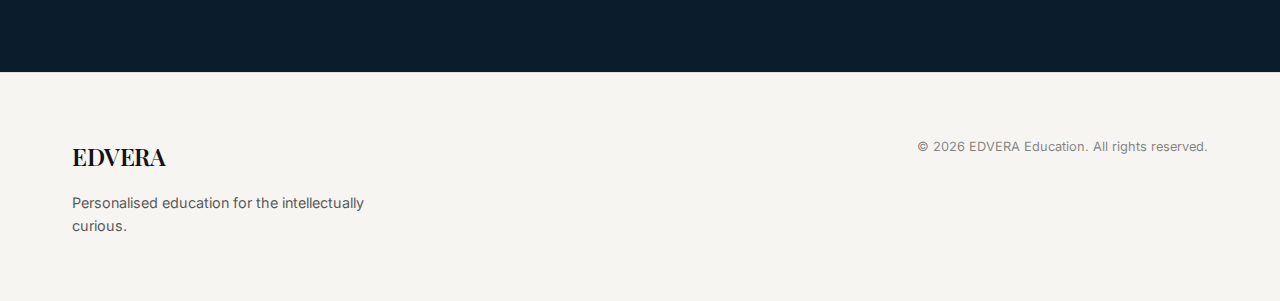
<file: pathways.html>
<!DOCTYPE html>
<html lang="en">

<head>
    <meta charset="UTF-8">
    <meta name="viewport" content="width=device-width, initial-scale=1.0">
    <meta name="robots" content="index, follow">
    <title>Academic Pathways | Structured Cognitive Development | EDVERA</title>
    <meta name="description"
        content="Discover EDVERA's structured learning pathways: Foundation, Builder, and Thinker. Personalised 1:1 mentorship for logical and programming excellence.">

    <!-- Design System -->
    <link rel="stylesheet" href="assets/css/style.css">
    <link rel="stylesheet" href="assets/css/pathways.css">

    <!-- Favicon -->
    <link rel="icon" href="assets/images/logo.png" type="image/png">
</head>

<body>

    <!-- Navigation -->
    <nav class="navbar">
        <div class="container nav-container">
            <a href="index.html" class="nav-logo" style="display: flex; align-items: center; gap: 0.5rem;">
                <img src="assets/images/logo.png" alt="EDVERA Logo" style="height: 42px; width: auto;">
                EDVERA
            </a>
            <button class="mobile-nav-toggle" aria-label="Toggle navigation">
                <svg width="24" height="24" viewBox="0 0 24 24" fill="none" xmlns="http://www.w3.org/2000/svg">
                    <path d="M4 6H20M4 12H20M4 18H20" stroke="currentColor" stroke-width="2" stroke-linecap="round"
                        stroke-linejoin="round" />
                </svg>
            </button>
            <div class="nav-links">
                <a href="pathways.html" class="hover-link"
                    style="color: var(--color-navy); font-weight: 600;">Pathways</a>
                <a href="method.html" class="hover-link">Method</a>
                <a href="diagnostic.html" class="hover-link">Pre Diagnostic</a>
                <a href="ed-lab.html" class="hover-link">ED-LAB</a>
                <a href="journeys.html" class="hover-link">Journeys</a>
                <a href="parents.html" class="hover-link">Parents</a>
                <a href="https://calendly.com/admissions-edvera/new-meeting" target="_blank" class="btn btn-primary"
                    style="padding: 0.6rem 1.2rem; font-size: 0.85rem;">Book Free Diagnostic</a>
            </div>
        </div>
    </nav>

    <!-- Hero / Header -->
    <header class="curriculum-header">
        <div class="container">
            <span class="section-label" style="color: var(--accent-amber); opacity: 0.8;">Academic Architecture</span>
            <h1 style="font-size: 3.5rem; margin-bottom: 0.5rem;">Learning Pathways</h1>
            <p class="curriculum-tagline">A disciplined progression from foundational logic to advanced systems
                thinking.</p>
        </div>
    </header>

    <!-- Pathways Overview Section -->
    <section class="section">
        <div class="container">
            <div class="text-center reveal-on-scroll">
                <p style="font-size: 1.25rem; max-width: 700px; margin: 0 auto; opacity: 0.8;">
                    We believe in foundations first. Our pathways are designed to build cognitive stamina and structural
                    clarity before introducing complex syntax.
                </p>
            </div>

            <div class="pathways-grid">
                <!-- Foundation Pathway -->
                <div class="pathway-card reveal-on-scroll">
                    <div>
                        <span class="pathway-pill">Foundations</span>
                        <h2 class="pathway-title">The Explorer</h2>
                        <h3 class="pathway-subtitle">For students new to coding logic</h3>
                        <p class="pathway-focus">A focus on foundational logic → visual deconstruction → spatial
                            reasoning.</p>
                    </div>
                    <a href="curriculum-foundation.html" class="pathway-cta">
                        View Detailed Curriculum
                        <svg width="20" height="20" viewBox="0 0 24 24" fill="none" xmlns="http://www.w3.org/2000/svg">
                            <path d="M5 12H19M19 12L12 5M19 12L12 19" stroke="currentColor" stroke-width="2"
                                stroke-linecap="round" stroke-linejoin="round" />
                        </svg>
                    </a>
                </div>

                <!-- Builder Pathway -->
                <div class="pathway-card reveal-on-scroll delay-1">
                    <div>
                        <span class="pathway-pill">Builder</span>
                        <h2 class="pathway-title">The Creator</h2>
                        <h3 class="pathway-subtitle">For those with block-coding experience</h3>
                        <p class="pathway-focus">A focus on component thinking → algorithmic flow → structured systems.
                        </p>
                    </div>
                    <a href="curriculum-builder.html" class="pathway-cta">
                        View Detailed Curriculum
                        <svg width="20" height="20" viewBox="0 0 24 24" fill="none" xmlns="http://www.w3.org/2000/svg">
                            <path d="M5 12H19M19 12L12 5M19 12L12 19" stroke="currentColor" stroke-width="2"
                                stroke-linecap="round" stroke-linejoin="round" />
                        </svg>
                    </a>
                </div>

                <!-- Thinker Pathway -->
                <div class="pathway-card reveal-on-scroll delay-2">
                    <div>
                        <span class="pathway-pill">Thinker</span>
                        <h2 class="pathway-title">The Architect</h2>
                        <h3 class="pathway-subtitle">For advanced problem solvers</h3>
                        <p class="pathway-focus">A focus on syntax → scalable logic → professional foundations.</p>
                    </div>
                    <a href="curriculum-thinker.html" class="pathway-cta">
                        View Detailed Curriculum
                        <svg width="20" height="20" viewBox="0 0 24 24" fill="none" xmlns="http://www.w3.org/2000/svg">
                            <path d="M5 12H19M19 12L12 5M19 12L12 19" stroke="currentColor" stroke-width="2"
                                stroke-linecap="round" stroke-linejoin="round" />
                        </svg>
                    </a>
                </div>
            </div>

            <div class="text-center reveal-on-scroll" style="margin-top: 60px;">
                <p class="microcopy">Begin with Diagnostics &rarr; Pathway matched to your thinking profile.</p>
            </div>
        </div>
    </section>

    <!-- Bottom conversion block -->
    <section class="academic-cta-block">
        <div class="container reveal-on-scroll">
            <h2 style="font-size: 2.5rem; margin-bottom: 1.5rem;">Start Your Pathway</h2>
            <p style="max-width: 600px; margin: 0 auto 2.5rem; opacity: 0.8;">
                Book a free Pre Diagnostic Assessment to identify the optimal starting point for your intellectual
                journey.
            </p>
            <a href="diagnostic.html" class="btn-premium">Start Pre-Diagnostic</a>
        </div>
    </section>

    <!-- Footer (Simplified) -->
    <footer
        style="padding: 4rem 0; background-color: var(--color-bg-light); border-top: 1px solid var(--border-subtle);">
        <div class="container grid" style="grid-template-columns: 1fr 1fr; gap: 2rem;">
            <div>
                <a href="index.html" class="nav-logo" style="display: block; margin-bottom: 1rem;">EDVERA</a>
                <p style="font-size: 0.9rem; opacity: 0.7; max-width: 300px;">
                    Personalised education for the intellectually curious.
                </p>
            </div>
            <div style="text-align: right;">
                <p style="font-size: 0.8rem; opacity: 0.5;">&copy; 2026 EDVERA Education. All rights reserved.</p>
            </div>
        </div>
    </footer>

    <script src="assets/js/main.js"></script>
    <script>
        // Simple Intersection Observer for module reveals
        const observerOptions = {
            threshold: 0.1
        };

        const observer = new IntersectionObserver((entries) => {
            entries.forEach(entry => {
                if (entry.isIntersecting) {
                    entry.target.classList.add('is-visible');
                }
            });
        }, observerOptions);

        document.querySelectorAll('.reveal-on-scroll').forEach(el => observer.observe(el));
    </script>
</body>

</html>
</file>
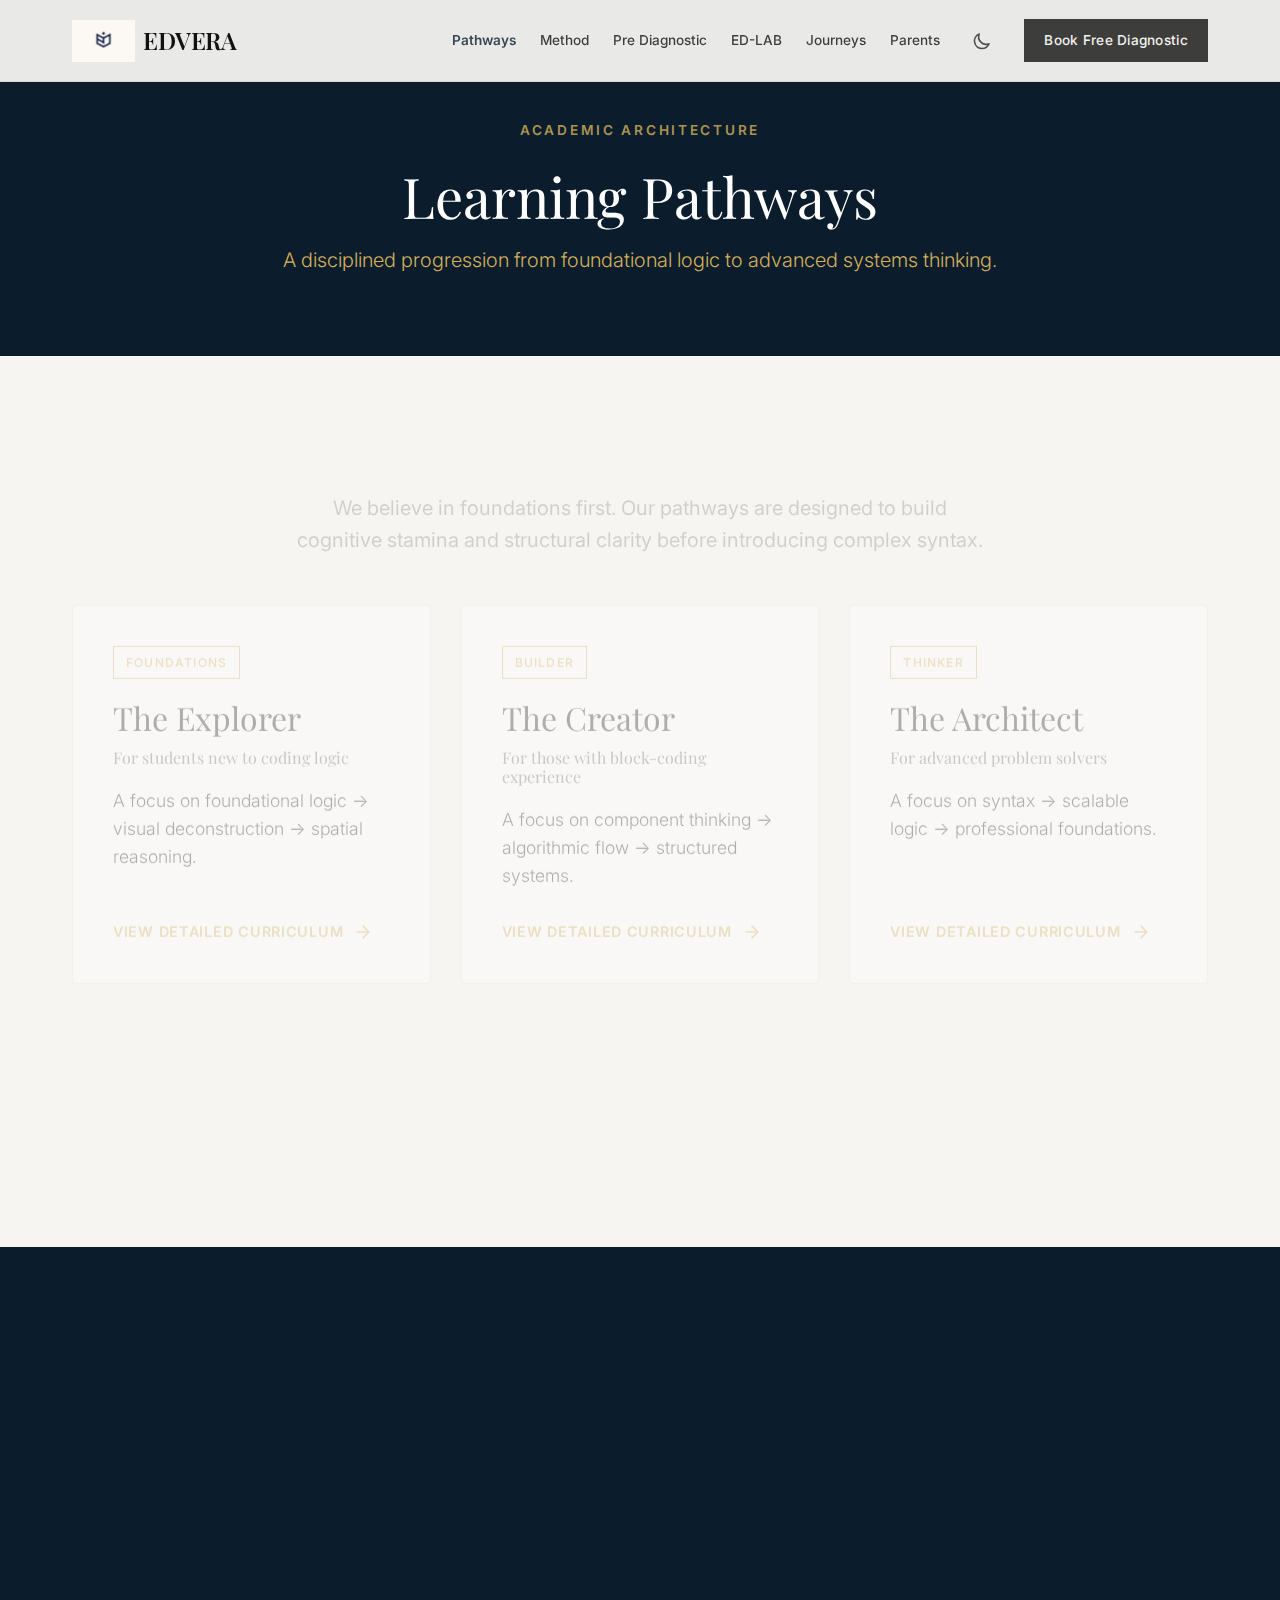
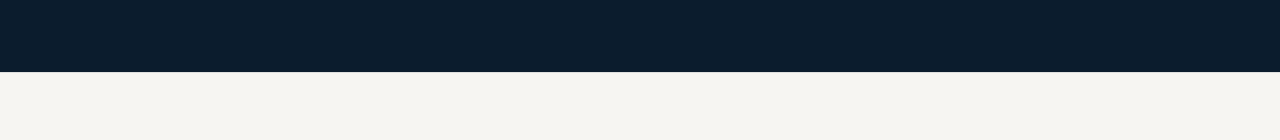
<file: programs.html>
<!DOCTYPE html>
<html lang="en">

<head>
    <meta charset="UTF-8">
    <meta name="viewport" content="width=device-width, initial-scale=1.0">
    <meta http-equiv="refresh" content="0; url=pathways.html">
    <title>Redirecting to Academic Pathways...</title>
</head>

<body>
    <p>If you are not redirected, <a href="pathways.html">click here</a>.</p>
</body>

</html>
</file>
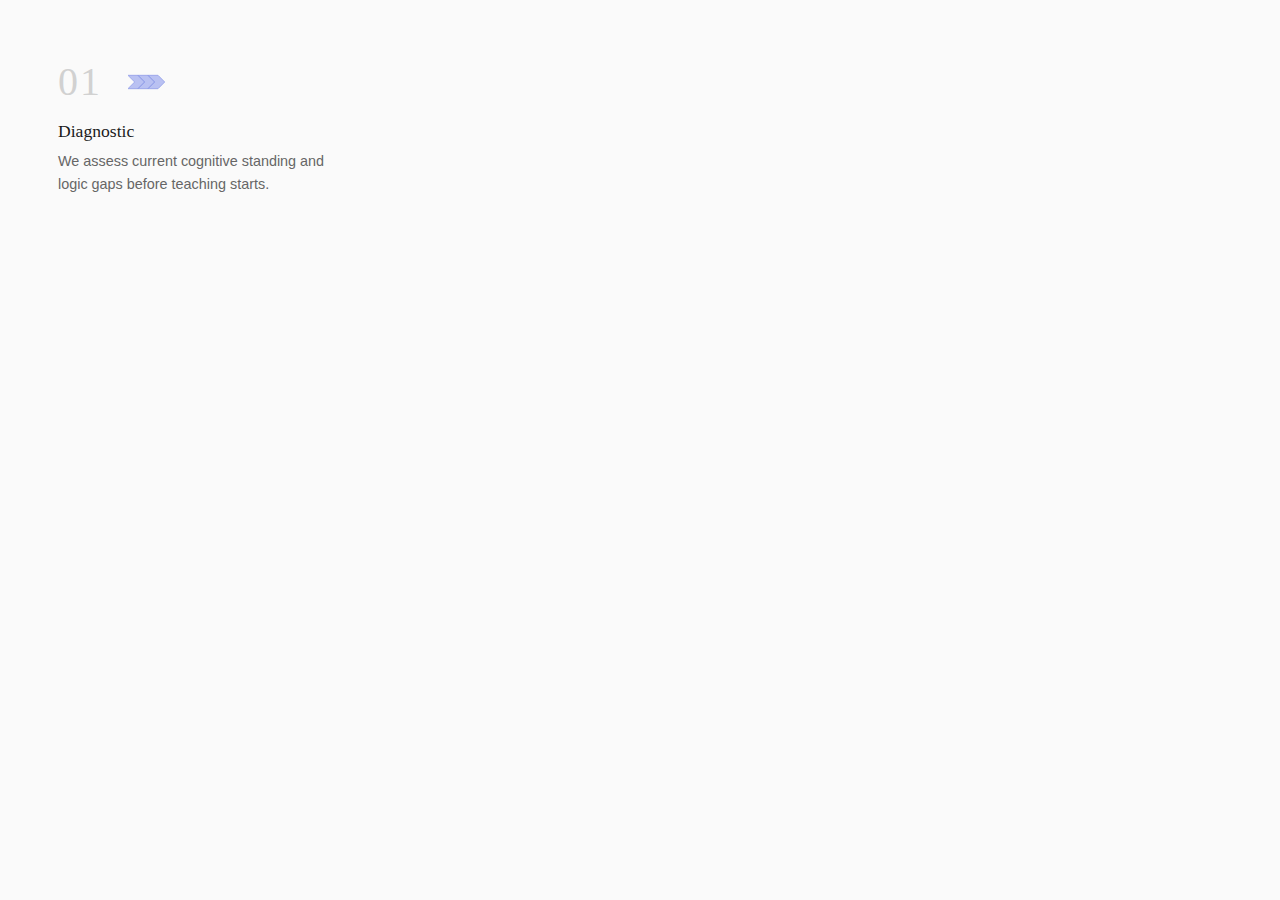
<file: test_arrows.html>
<!DOCTYPE html>
<html>

<head>
    <style>
        body {
            background-color: #FAFAFA;
            padding: 50px;
            font-family: sans-serif;
        }

        .grid {
            display: grid;
            grid-template-columns: repeat(4, 1fr);
            gap: 2rem;
            max-width: 1200px;
            margin: 0 auto;
        }

        .method-header {
            display: flex;
            align-items: center;
            gap: 1rem;
            margin-bottom: 1rem;
        }

        .method-number {
            font-family: serif;
            font-size: 2.5rem;
            color: #D1D1D1;
            letter-spacing: 0.05em;
            font-weight: normal;
            margin: 0;
        }

        .method-arrows {
            display: flex;
            gap: -5px;
        }

        .chevron-svg {
            width: 50px;
            height: 30px;
            margin-left: -20px;
        }

        h4 {
            font-family: serif;
            font-size: 1.1rem;
            color: #1a1a1a;
            margin: 0 0 0.5rem 0;
            font-weight: 500;
        }

        p {
            font-size: 0.9rem;
            color: #666;
            line-height: 1.6;
            margin: 0;
        }
    </style>
</head>

<body>

    <div class="grid">
        <div>
            <div class="method-header">
                <span class="method-number">01</span>
                <div style="display: flex; align-items: center; padding-left: 10px;">
                    <!-- 3 overlapping arrows -->
                    <svg width="60" height="30" viewBox="0 0 90 30" xmlns="http://www.w3.org/2000/svg">
                        <!-- Base style for all chevrons: fill color #C3CBFA, stroke #8E98DD -->
                        <g fill="#A9B4F1" stroke="#8795E8" stroke-width="1.5" stroke-linejoin="round">
                            <!-- Chevron 1 -->
                            <polygon points="0,5 15,5 25,15 15,25 0,25 10,15" opacity="0.8" />
                            <!-- Chevron 2 -->
                            <polygon points="15,5 30,5 40,15 30,25 15,25 25,15" opacity="0.8" />
                            <!-- Chevron 3 -->
                            <polygon points="30,5 45,5 55,15 45,25 30,25 40,15" opacity="0.8" />
                        </g>
                    </svg>
                </div>
            </div>
            <h4>Diagnostic</h4>
            <p>We assess current cognitive standing and logic gaps before teaching starts.</p>
        </div>
    </div>

</body>

</html>
</file>
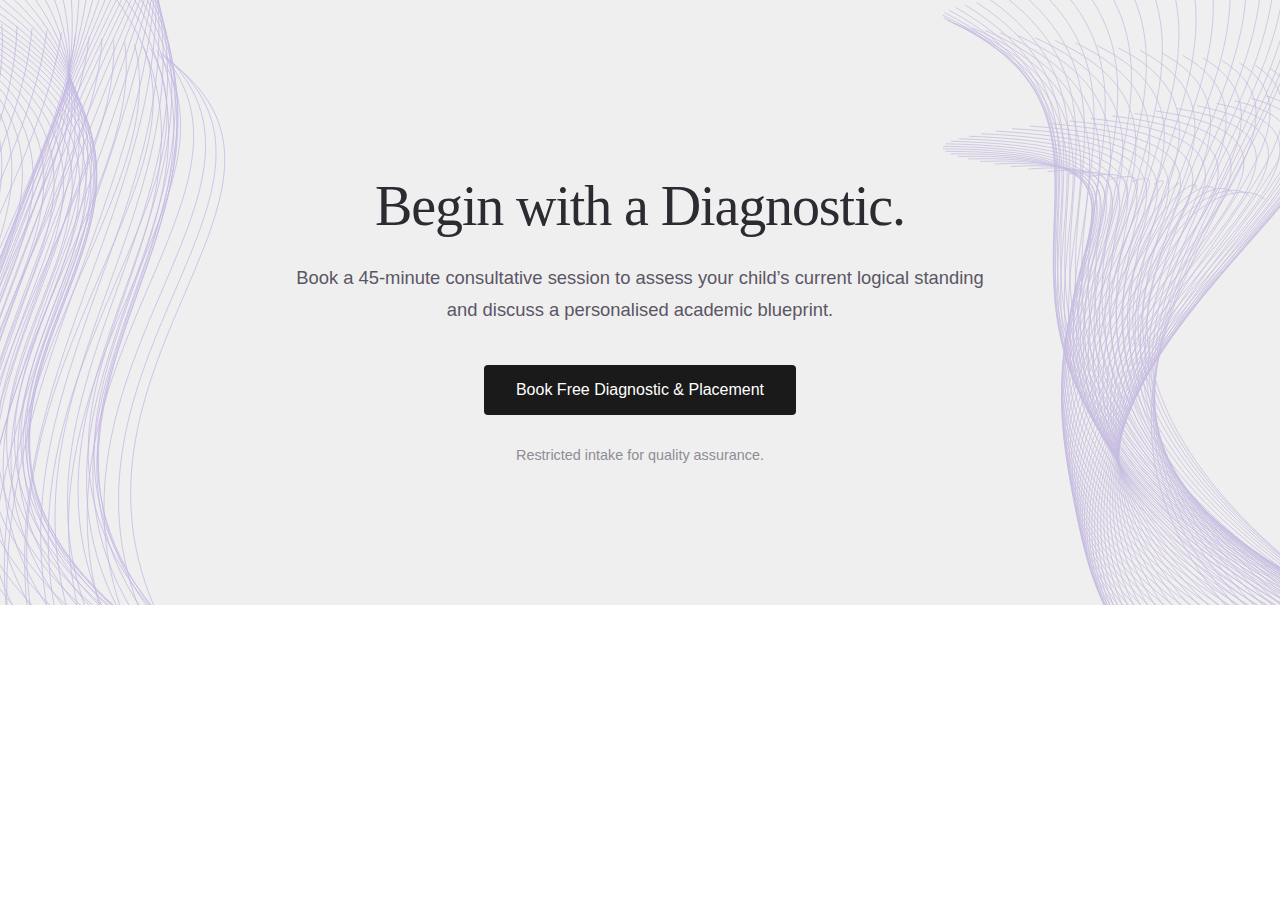
<file: test_cta.html>
<!DOCTYPE html>
<html>

<head>
    <style>
        body {
            margin: 0;
            font-family: 'Playfair Display', serif;
        }

        .section {
            background-color: #EFEFEF;
            position: relative;
            padding: 8rem 0;
            overflow: hidden;
            text-align: center;
        }

        h2 {
            font-size: 3.5rem;
            color: #2D2A32;
            font-weight: 400;
            margin-bottom: 1.5rem;
            letter-spacing: -0.02em;
        }

        p.subtitle {
            max-width: 700px;
            margin: 0 auto 2.5rem;
            font-family: 'Inter', sans-serif;
            font-size: 1.15rem;
            color: #5B5665;
            line-height: 1.7;
        }

        .btn-cta {
            background-color: #1A1A1A;
            color: white;
            border: none;
            padding: 1rem 2rem;
            font-family: 'Inter', sans-serif;
            font-size: 1rem;
            font-weight: 500;
            border-radius: 4px;
            display: inline-block;
            cursor: pointer;
        }

        p.small {
            margin-top: 2rem;
            font-size: 0.9rem;
            color: #8F8C95;
            font-family: 'Inter', sans-serif;
        }

        .bg-curves {
            position: absolute;
            top: 0;
            left: 0;
            width: 100%;
            height: 100%;
            z-index: 0;
            pointer-events: none;
        }

        .content {
            position: relative;
            z-index: 1;
        }
    </style>
</head>

<body>
    <section class="section">
        <!-- SVG background containing parametric curves -->
        <svg class="bg-curves" viewBox="0 0 1440 600" preserveAspectRatio="xMidYMid slice"
            xmlns="http://www.w3.org/2000/svg">
            <g id="left-ribbon" fill="none" stroke="#A892DB" stroke-width="0.75" opacity="0.6"></g>
            <g id="right-ribbon" fill="none" stroke="#AC9BD7" stroke-width="0.75" opacity="0.6"></g>
        </svg>

        <div class="content">
            <h2>Begin with a Diagnostic.</h2>
            <p class="subtitle">Book a 45-minute consultative session to assess your child’s current logical standing
                and discuss a personalised academic blueprint.</p>
            <button class="btn-cta">Book Free Diagnostic & Placement</button>
            <p class="small">Restricted intake for quality assurance.</p>
        </div>
    </section>

    <!-- Script to generate parametric curves -->
    <script>
        const leftGrp = document.getElementById('left-ribbon');
        const rightGrp = document.getElementById('right-ribbon');

        // Generate left twisted ribbon (Lissajous curve or similar oscillating path)
        let leftHTML = '';
        for (let i = 0; i < 40; i++) {
            // We can create a sine wave that gets progressively wider or offset
            let phase = i * 0.15;
            let d = `M -100 ${-200 + i * 5} C 300 ${100 - i * 10}, 100 ${500 + i * 15}, 150 ${900 + i * 5}`;
            // But parametric along Y is better
        }

        // A better approach: generate a parametric bezier path for each line
        function generateLeftRibbon(numLines) {
            let html = '';
            for (let i = 0; i < numLines; i++) {
                let dx1 = Math.sin(i * 0.1) * 150;
                let dx2 = Math.cos(i * 0.15) * 200;
                let y_offset = i * 2;
                html += `<path d="M ${100 + dx1} ${-100 + y_offset} C ${300 + dx2} 200, ${-100 + dx1} 400, ${150 + dx2} 700" />`;
            }
            return html;
        }

        function generateRightRibbon(numLines) {
            let html = '';
            for (let i = 0; i < numLines; i++) {
                let dx1 = Math.cos(i * 0.12) * 180;
                let dx2 = Math.sin(i * 0.08) * 120;
                let y_offset = i * 2.5;
                html += `<path d="M ${1200 + dx1} ${-50 + y_offset} C ${1400 - dx2} 150, ${1000 + dx1 * 0.5} 350, ${1300 + dx2} 600" />`;
            }
            return html;
        }

        leftGrp.innerHTML = generateLeftRibbon(80);
        rightGrp.innerHTML = generateRightRibbon(100);
    </script>
</body>

</html>
</file>
<file: assets/css/style.css>
/* EDVERA - Premium Education Global Brand */
/* Design System & Variables */

@import url('https://fonts.googleapis.com/css2?family=Inter:wght@300;400;500;600&family=Playfair+Display:ital,wght@0,400;0,500;0,600;1,400&display=swap');

:root {
    /* Palette - Base */
    --color-navy: #0B1C2D;
    /* Deep Academic Navy */
    --color-ivory: #F6F5F2;
    /* Ivory Off-White */
    --color-dark: #0E0E12;
    /* Deep near-black (Dark Mode Canvas) */
    --color-dark-sec: #14141B;
    /* Secondary Dark (Cards) */

    /* Accents */
    --accent-teal: #5FA6A6;
    --accent-amber: #D4B15A;
    --accent-violet: #8A7FBF;
    --accent-platinum: #C7C9CC;

    /* Semantic - Light Mode Default */
    --bg-page: var(--color-ivory);
    --bg-alt: #F8F8F8;
    --bg-card: #FFFFFF;
    --bg-nav: rgba(246, 245, 242, 0.95);

    --text-main: #121212;
    --text-muted: #666666;
    --text-inverse: #FFFFFF;

    --border-subtle: rgba(11, 28, 45, 0.1);
    --border-hover: rgba(11, 28, 45, 0.2);

    --primary-brand: var(--color-navy);
    /* Used for text links/highlights in light mode */

    /* Typography */
    --font-serif: 'Playfair Display', serif;
    --font-sans: 'Inter', sans-serif;

    /* Spacing */
    --spacing-container: 1200px;
    --spacing-xs: 0.5rem;
    --spacing-sm: 1rem;
    --spacing-md: 2rem;
    --spacing-lg: 4rem;
    --spacing-xl: 8rem;

    /* Motion Constants */
    --ease-breath: cubic-bezier(0.22, 1, 0.36, 1);
    --duration-hover: 220ms;
    --duration-reveal: 360ms;
    --duration-card: 240ms;
}

/* Dark Mode Logic */
[data-theme="dark"] {
    --bg-page: #0E0E12;
    --bg-alt: #121216;
    --bg-card: #14141B;
    --bg-nav: rgba(14, 14, 18, 0.95);

    --text-main: #F5F5F7;
    --text-muted: #B8BCC6;
    --text-inverse: #121212;

    --border-subtle: rgba(255, 255, 255, 0.06);
    --border-hover: rgba(255, 255, 255, 0.12);

    --primary-brand: #F5F5F7;
}

@media (prefers-color-scheme: dark) {
    :root:not([data-theme="light"]) {
        --bg-page: #0E0E12;
        --bg-alt: #121216;
        --bg-card: #14141B;
        --bg-nav: rgba(14, 14, 18, 0.95);

        --text-main: #F5F5F7;
        --text-muted: #B8BCC6;
        --text-inverse: #121212;

        --border-subtle: rgba(255, 255, 255, 0.06);
        --border-hover: rgba(255, 255, 255, 0.12);

        --primary-brand: #F5F5F7;
    }
}

/* Reset & Base */
*,
*::before,
*::after {
    box-sizing: border-box;
    margin: 0;
    padding: 0;
}

html {
    font-family: var(--font-sans);
    font-size: 16px;
    scroll-behavior: smooth;
    -webkit-font-smoothing: antialiased;
    -moz-osx-font-smoothing: grayscale;
}

body {
    background-color: var(--bg-page);
    color: var(--text-main);
    line-height: 1.6;
    overflow-x: hidden;
    transition: background-color 0.3s var(--ease-breath), color 0.3s var(--ease-breath);
}

h1,
h2,
h3,
h4,
h5,
h6 {
    font-family: var(--font-serif);
    font-weight: 400;
    color: var(--text-main);
    line-height: 1.2;
}

a {
    text-decoration: none;
    color: inherit;
    position: relative;
    transition: color var(--duration-hover) var(--ease-breath);
}

ul {
    list-style: none;
}

img {
    max-width: 100%;
    display: block;
}

/* Utilities */
.container {
    max-width: var(--spacing-container);
    margin: 0 auto;
    padding: 0 var(--spacing-md);
    width: 100%;
}

.section {
    padding: var(--spacing-xl) 0;
}

.text-center {
    text-align: center;
}

.flex {
    display: flex;
}

.grid {
    display: grid;
}

.bg-alt {
    background-color: var(--bg-alt);
}

.hidden {
    display: none;
}

.text-muted {
    color: var(--text-muted) !important;
}

/* Components: Buttons / CTAs */
.btn {
    display: inline-block;
    padding: 1rem 2rem;
    font-family: var(--font-sans);
    font-size: 0.95rem;
    font-weight: 500;
    letter-spacing: 0.02em;
    border: 1px solid var(--text-main);
    cursor: pointer;
    transition: all var(--duration-hover) var(--ease-breath);
    background: transparent;
    color: var(--text-main);
}

.btn-primary {
    background: var(--text-main);
    color: var(--bg-page);
    /* Dynamic inverse */
    border-color: var(--text-main);
}

/* Update for Dark Mode specific button visibility if needed */
[data-theme="dark"] .btn-primary {
    background: var(--text-main);
    color: #0E0E12;
    /* Hardcode dark text on white btn */
}

@media (prefers-color-scheme: dark) {
    :root:not([data-theme="light"]) .btn-primary {
        color: #0E0E12;
    }
}

.btn-primary:hover {
    transform: translateY(-2px);
    box-shadow: 0 4px 12px rgba(0, 0, 0, 0.1);
}

.btn-secondary {
    border-color: var(--border-subtle);
}

.btn-secondary:hover {
    border-color: var(--text-main);
    transform: translateY(-2px);
}

/* Hover Link Effect */
.hover-link {
    position: relative;
    display: inline-block;
}

.hover-link::after {
    content: '';
    position: absolute;
    width: 0%;
    height: 1px;
    bottom: -2px;
    left: 0;
    background-color: var(--accent-teal);
    /* Accent interaction */
    transition: width var(--duration-hover) var(--ease-breath);
}

.hover-link:hover {
    color: var(--text-main);
}

.hover-link:hover::after {
    width: 100%;
}

/* Cards */
/* Ambient Dark Hover Effect */
.card {
    background: var(--bg-card);
    padding: 2.5rem;
    border: 1px solid var(--border-subtle);
    border-left: 1px solid var(--border-subtle);
    border-radius: 4px;
    overflow: hidden;
    /* Ensure image stays within corners */
    padding: 0;
    /* padding handled by inner content wrapper now if needed, or we mix */
    display: flex;
    flex-direction: column;

    /* Smooth transition for all color properties */
    transition:
        transform var(--duration-card) var(--ease-breath),
        box-shadow var(--duration-card) var(--ease-breath),
        border-color var(--duration-card) var(--ease-breath),
        background-color var(--duration-card) var(--ease-breath),
        color var(--duration-card) var(--ease-breath);
}

.card-img {
    width: 100%;
    /* Remove fixed height to prevent bad cropping of text */
    height: auto;
    /* Allow natural height */
    display: block;
    border-bottom: 1px solid var(--border-subtle);
    /* Focus on the top part (heads/text usually) */
    border-bottom: 1px solid var(--border-subtle);
}

.card-content {
    padding: 2.5rem;
    flex: 1;
}

.card h3,
.card p,
.card .text-muted,
.card hr {
    transition: color var(--duration-card) var(--ease-breath), border-color var(--duration-card) var(--ease-breath), opacity var(--duration-card) var(--ease-breath);
}

.card:hover {
    transform: translateY(-4px);
    box-shadow: 0 12px 40px rgba(0, 0, 0, 0.15);
    /* Slightly deeper shadow */

    /* The Magic Switch: Force dark background on hover */
    background-color: var(--color-navy);
    border-color: var(--color-navy);
    border-left: 3px solid var(--accent-amber);
}

/* Force text to white/light on hover */
.card:hover h3,
.card:hover p {
    color: #F5F5F7 !important;
}

.card:hover .text-muted {
    color: rgba(245, 245, 247, 0.7) !important;
}

.card:hover hr {
    border-top-color: rgba(245, 245, 247, 0.2);
}

/* Dark Mode Specific Tweaks for Hover */
[data-theme="dark"] .card:hover {
    background-color: var(--bg-alt);
    /* Slightly lighter/different in dark mode to show lift */
    border-color: var(--border-hover);
}

@media (prefers-color-scheme: dark) {
    :root:not([data-theme="light"]) .card:hover {
        background-color: var(--bg-alt);
        border-color: var(--border-hover);
    }
}

/* Remove the old white-text-on-hover logic */
.card:hover h3,
.card:hover p,
.card:hover .text-muted {
    color: inherit;
}

/* Navigation */
.navbar {
    position: fixed;
    top: 0;
    left: 0;
    width: 100%;
    z-index: 1000;
    background: var(--bg-nav);
    backdrop-filter: blur(10px);
    -webkit-backdrop-filter: blur(10px);
    border-bottom: 1px solid var(--border-subtle);
    padding: 1.2rem 0;
    transition: padding 300ms var(--ease-breath);
}

.nav-container {
    display: flex;
    justify-content: space-between;
    align-items: center;
}

.nav-logo {
    font-family: var(--font-serif);
    font-size: 1.5rem;
    letter-spacing: -0.02em;
    font-weight: 600;
    color: var(--text-main);
    flex-shrink: 0;
    margin-right: 1rem;
}

.nav-links {
    display: flex;
    gap: 1.5rem;
    align-items: center;
    /* Vertical center for toggle */
}

.nav-links a {
    font-size: 0.85rem;
    font-weight: 500;
    opacity: 0.8;
    white-space: nowrap;
}

.nav-links a:hover {
    opacity: 1;
}

/* Theme Toggle Button */
.theme-toggle-btn {
    background: none;
    border: none;
    cursor: pointer;
    padding: 0.5rem;
    color: var(--text-main);
    opacity: 0.7;
    transition: opacity 0.2s;
    display: flex;
    align-items: center;
    justify-content: center;
}

.theme-toggle-btn:hover {
    opacity: 1;
}

/* Animations */
.reveal-on-scroll {
    opacity: 0;
    transform: translateY(10px);
    transition: opacity var(--duration-reveal) var(--ease-breath), transform var(--duration-reveal) var(--ease-breath);
}

.reveal-on-scroll.is-visible {
    opacity: 1;
    transform: translateY(0);
}

/* Stagger delays */
.delay-1 {
    transition-delay: 60ms;
}

.delay-2 {
    transition-delay: 120ms;
}

.delay-3 {
    transition-delay: 180ms;
}

/* Modal Styles */
.modal-overlay {
    position: fixed;
    top: 0;
    left: 0;
    width: 100%;
    height: 100%;
    background: rgba(11, 28, 45, 0.6);
    backdrop-filter: blur(8px);
    -webkit-backdrop-filter: blur(8px);
    z-index: 2000;
    display: flex;
    justify-content: center;
    align-items: center;
    opacity: 0;
    pointer-events: none;
    transition: opacity var(--duration-reveal) var(--ease-breath);
}

.modal-content {
    background: var(--bg-card);
    width: 90%;
    max-width: 500px;
    padding: 2.5rem;
    border-radius: 8px;
    border: 1px solid var(--border-subtle);
    box-shadow: 0 20px 60px rgba(0, 0, 0, 0.2);
    transform: translateY(20px);
    transition: transform var(--duration-reveal) var(--ease-breath);
    position: relative;
    max-height: 90vh;
    overflow-y: auto;
}

.modal-overlay.is-active,
.element-is-active {
    /* fallback/helper class */
    opacity: 1;
    pointer-events: auto;
}

.modal-overlay.is-active .modal-content {
    transform: translateY(0);
}

.modal-close {
    position: absolute;
    top: 1.5rem;
    right: 1.5rem;
    background: none;
    border: none;
    font-size: 1.5rem;
    color: var(--text-muted);
    cursor: pointer;
    transition: color 200ms;
}

.modal-close:hover {
    color: var(--text-main);
}

.modal-header h3 {
    font-size: 1.8rem;
    margin-bottom: 0.5rem;
}

.modal-header p {
    font-size: 0.95rem;
    color: var(--text-muted);
    margin-bottom: 2rem;
}

.form-group {
    margin-bottom: 1.5rem;
}

.form-label {
    display: block;
    font-size: 0.9rem;
    margin-bottom: 0.5rem;
    font-weight: 500;
    color: var(--text-main);
}

.form-label span.required {
    color: #e53e3e;
    margin-left: 2px;
}

.form-label span.optional {
    color: var(--text-muted);
    font-weight: 400;
    font-size: 0.8rem;
    margin-left: 0.3rem;
}

.form-input,
.form-textarea,
.form-select {
    width: 100%;
    padding: 0.8rem 1rem;
    font-family: var(--font-sans);
    font-size: 1rem;
    border: 1px solid var(--border-subtle);
    border-radius: 4px;
    background: var(--bg-page);
    color: var(--text-main);
    transition: border-color var(--duration-hover), box-shadow var(--duration-hover);
}

.form-input:focus,
.form-textarea:focus,
.form-select:focus {
    outline: none;
    border-color: var(--accent-teal);
    box-shadow: 0 0 0 3px rgba(95, 166, 166, 0.1);
}

.form-textarea {
    resize: vertical;
    min-height: 100px;
}

/* Premium Accordion (FAQ) */
.faq-wrapper {
    max-width: 800px;
    margin: 0 auto;
}

.accordion-item {
    background: var(--bg-card);
    border: 1px solid var(--border-subtle);
    border-radius: 6px;
    margin-bottom: 1rem;
    overflow: hidden;
    transition: all var(--duration-hover) var(--ease-breath);
}

.accordion-item:hover {
    border-color: var(--text-main);
    transform: translateY(-2px);
    box-shadow: 0 4px 20px rgba(0, 0, 0, 0.04);
}

.accordion-header {
    width: 100%;
    display: flex;
    justify-content: space-between;
    align-items: center;
    padding: 1.5rem 2rem;
    background: none;
    border: none;
    cursor: pointer;
    text-align: left;
    color: var(--text-main);
    transition: background-color var(--duration-hover);
}

.accordion-title {
    font-family: var(--font-serif);
    font-size: 1.25rem;
    font-weight: 500;
    margin-right: 1.5rem;
}

.accordion-icon {
    position: relative;
    width: 24px;
    height: 24px;
    flex-shrink: 0;
}

.accordion-icon::before,
.accordion-icon::after {
    content: '';
    position: absolute;
    top: 50%;
    left: 50%;
    background-color: var(--accent-teal);
    transition: transform 0.3s var(--ease-breath);
}

/* Horizontal line */
.accordion-icon::before {
    width: 100%;
    height: 2px;
    transform: translate(-50%, -50%);
}

/* Vertical line */
.accordion-icon::after {
    width: 2px;
    height: 100%;
    transform: translate(-50%, -50%);
}

/* Expanded State for Icon */
.accordion-header[aria-expanded="true"] .accordion-icon::after {
    transform: translate(-50%, -50%) rotate(90deg);
    /* Rotates to match horizontal, making a minus? No, wait. */
    /* If vertical rotates 90deg, it becomes horizontal. If horizontal stays, they overlap => minus sign. */
}

.accordion-header[aria-expanded="true"] .accordion-icon::before {
    transform: translate(-50%, -50%) rotate(180deg);
}

.accordion-content {
    height: 0;
    overflow: hidden;
    transition: height 0.4s var(--ease-breath);
}

.accordion-body {
    padding: 0 2rem 2rem 2rem;
    color: var(--text-muted);
    line-height: 1.7;
    font-size: 1.05rem;
    opacity: 0;
    transform: translateY(-10px);
    transition: opacity 0.3s ease, transform 0.3s ease;
}

/* When open, body fades in */
.accordion-header[aria-expanded="true"]+.accordion-content .accordion-body {
    opacity: 1;
    transform: translateY(0);
    transition-delay: 0.1s;
}

/* Active Styling for Item */
.accordion-item.is-active {
    border-color: var(--border-hover);
    box-shadow: 0 4px 20px rgba(0, 0, 0, 0.04);
}

/* Logo Marquee Section */
.logo-marquee-section {
    background-color: var(--bg-page);
    padding: 3rem 0;
    border-bottom: 1px solid var(--border-subtle);
    overflow: hidden;
}

.logo-marquee-container {
    width: 100%;
    max-width: 100%;
    margin: 0 auto;
    overflow: hidden;
    position: relative;
    padding: 1rem 0;
}

/* Gradient Masks for fade effect at edges */
.logo-marquee-container::before,
.logo-marquee-container::after {
    content: "";
    position: absolute;
    top: 0;
    width: 200px;
    height: 100%;
    z-index: 2;
    pointer-events: none;
}

.logo-marquee-container::before {
    left: 0;
    background: linear-gradient(to right, var(--bg-page), transparent);
}

.logo-marquee-container::after {
    right: 0;
    background: linear-gradient(to left, var(--bg-page), transparent);
}

.logo-marquee-track {
    display: flex;
    align-items: center;
    gap: 4rem;
    width: max-content;
    animation: scroll 30s linear infinite;
}

.logo-item {
    height: 45px;
    /* Fixed height for consistency */
    width: auto;
    opacity: 0.5;
    /* Subtle by default */
    filter: grayscale(100%);
    transition: opacity 0.3s, filter 0.3s;
}

.logo-item:hover {
    opacity: 1;
    filter: grayscale(0%);
}

@keyframes scroll {
    0% {
        transform: translateX(0);
    }

    100% {
        transform: translateX(calc(-50% - 2rem));
        /* Scroll half the track (original set) */
    }
}

/* Dark Mode adjustment for gradients */
[data-theme="dark"] .logo-marquee-container::before {
    background: linear-gradient(to right, var(--bg-page), transparent);
}

[data-theme="dark"] .logo-marquee-container::after {
    background: linear-gradient(to left, var(--bg-page), transparent);
}

[data-theme="dark"] .logo-item {
    filter: grayscale(100%) invert(1) brightness(0.8);
}

[data-theme="dark"] .logo-item:hover {
    filter: grayscale(0%) invert(0) brightness(1);
    /* Return to color is tricky in dark mode if logos are dark. 
                                                     better to keep them white/bright */
    filter: brightness(1);
    opacity: 1;
}

/* Mobile Navigation */
.mobile-nav-toggle {
    display: none;
    background: transparent;
    border: none;
    cursor: pointer;
    padding: 0.5rem;
    z-index: 1100;
    color: var(--text-main);
}

.mobile-nav-toggle svg {
    width: 24px;
    height: 24px;
    stroke: currentColor;
    stroke-width: 2;
    stroke-linecap: round;
    stroke-linejoin: round;
}

@media (max-width: 1024px) {
    .nav-container {
        justify-content: space-between;
        position: relative;
    }

    .mobile-nav-toggle {
        display: block;
    }

    .nav-links {
        position: fixed;
        top: 0;
        right: 0;
        bottom: 0;
        width: 100%;
        max-width: 100%;
        height: 100vh;
        background-color: var(--bg-page);
        flex-direction: column;
        justify-content: center;
        align-items: center;
        gap: 2.5rem;
        padding: 2rem;
        transform: translateX(100%);
        transition: transform 0.4s var(--ease-breath), opacity 0.4s ease;
        z-index: 1050;
        opacity: 0;
        pointer-events: none;
        overflow-y: auto;
    }

    .nav-links.active {
        transform: translateX(0);
        opacity: 1;
        pointer-events: auto;
    }

    .nav-links a {
        font-size: 1.5rem;
        font-family: var(--font-serif);
        opacity: 0;
        transform: translateY(10px);
        transition: opacity 0.3s ease, transform 0.3s ease;
    }

    .nav-links.active a {
        opacity: 1;
        transform: translateY(0);
    }

    /* Staggered animation for links */
    .nav-links.active a:nth-child(1) {
        transition-delay: 0.1s;
    }

    .nav-links.active a:nth-child(2) {
        transition-delay: 0.15s;
    }

    .nav-links.active a:nth-child(3) {
        transition-delay: 0.2s;
    }

    .nav-links.active a:nth-child(4) {
        transition-delay: 0.25s;
    }

    .nav-links.active a:nth-child(5) {
        transition-delay: 0.3s;
    }

    .nav-links.active a:nth-child(6) {
        transition-delay: 0.35s;
    }

    .nav-links.active a:nth-child(7) {
        transition-delay: 0.4s;
    }

    /* Theme toggle adjustment in mobile menu */
    .theme-toggle-btn {
        margin-top: 1rem;
        transform: scale(1.2);
    }
}

/* Diagnostic Modal Age Buttons */
.age-btn {
    padding: 0.8rem 0.5rem;
    background: var(--bg-page);
    border: 1px solid var(--border-subtle);
    border-radius: 4px;
    font-family: var(--font-sans);
    font-size: 0.9rem;
    color: var(--text-main);
    cursor: pointer;
    transition: all 0.2s ease;
}

.age-btn:hover {
    border-color: var(--accent-amber);
    background: rgba(212, 177, 90, 0.05);
}

.age-btn.selected {
    background-color: var(--accent-amber);
    color: #0E0E12;
    border-color: var(--accent-amber);
    font-weight: 600;
}

/* Ensure 4 columns look good on mobile within the modal */
@media (max-width: 480px) {
    .age-grid {
        grid-template-columns: repeat(3, 1fr) !important;
    }
}

/* Review Cards Marquee */
.review-card-img {
    height: 300px;
    /* Fixed height for consistency */
    width: auto;
    border-radius: 8px;
    box-shadow: 0 4px 12px rgba(0, 0, 0, 0.08);
    border: 1px solid var(--border-subtle);
    transition: transform 0.3s ease, box-shadow 0.3s ease;
    background: white;
}

.review-card-img:hover {
    transform: translateY(-5px);
    box-shadow: 0 10px 25px rgba(0, 0, 0, 0.12);
}

/* Specific Marquee Adjustment for Reviews */
.logo-marquee-track img.review-card-img {
    opacity: 1;
    /* Unlike logos, reviews should be fully opaque */
    filter: none;
    /* No grayscale */
}
</file>
<file: assets/css/pathways.css>
/* EDVERA - Academic Pathways & Curriculum Design System */

/* Pathways Overview Section */
.pathways-section {
    background-color: var(--color-navy);
    color: white;
    padding: 100px 0;
}

.pathways-grid {
    display: grid;
    grid-template-columns: repeat(auto-fit, minmax(320px, 1fr));
    gap: 30px;
    margin-top: 50px;
}

.pathway-card {
    background: var(--bg-card);
    border: 1px solid var(--border-subtle);
    padding: 40px;
    border-radius: 4px;
    transition: all var(--duration-hover) var(--ease-breath);
    display: flex;
    flex-direction: column;
    justify-content: space-between;
    height: 100%;
}

.pathway-card:hover {
    background: var(--color-navy);
    border-color: var(--color-navy);
    transform: translateY(-10px);
    box-shadow: 0 12px 40px rgba(0, 0, 0, 0.15);
}

[data-theme="dark"] .pathway-card:hover {
    background-color: var(--bg-alt);
    border-color: var(--border-hover);
}

.pathway-pill {
    display: inline-block;
    padding: 6px 12px;
    border: 1px solid var(--accent-amber);
    color: var(--accent-amber);
    font-size: 0.75rem;
    text-transform: uppercase;
    letter-spacing: 0.1em;
    margin-bottom: 20px;
    font-weight: 500;
}

.pathway-title {
    font-family: var(--font-serif);
    font-size: 2rem;
    margin-bottom: 10px;
    color: var(--text-main);
    transition: color var(--duration-hover);
}

.pathway-subtitle {
    font-size: 1rem;
    color: var(--text-muted);
    margin-bottom: 20px;
    font-weight: 400;
    transition: color var(--duration-hover);
}

.pathway-focus {
    font-size: 1.1rem;
    line-height: 1.6;
    margin-bottom: 30px;
    font-weight: 300;
    color: var(--text-main);
    transition: color var(--duration-hover);
}

/* Hover typography for cards to simulate main system */
.pathway-card:hover .pathway-title,
.pathway-card:hover .pathway-focus,
.pathway-card:hover .pathway-subtitle {
    color: #F5F5F7;
}

[data-theme="dark"] .pathway-card:hover .pathway-title,
[data-theme="dark"] .pathway-card:hover .pathway-focus,
[data-theme="dark"] .pathway-card:hover .pathway-subtitle {
    color: inherit;
}

.pathway-cta {
    display: flex;
    align-items: center;
    gap: 10px;
    color: var(--accent-amber);
    font-weight: 600;
    font-size: 0.9rem;
    text-transform: uppercase;
    letter-spacing: 0.05em;
    transition: all var(--duration-hover) var(--ease-breath);
}

.pathway-cta:hover {
    gap: 15px;
}

/* Detailed Curriculum Page */
.curriculum-header {
    background-color: var(--color-navy);
    color: white;
    padding: 120px 0 80px;
    text-align: center;
}

.curriculum-header h1,
.curriculum-header h2,
.curriculum-header h3 {
    color: white;
}

[data-theme="dark"] .curriculum-header {
    background-color: var(--bg-alt);
    border-bottom: 1px solid var(--border-subtle);
}

[data-theme="dark"] .curriculum-header h1,
[data-theme="dark"] .curriculum-header h2,
[data-theme="dark"] .curriculum-header h3 {
    color: var(--text-main);
}

.curriculum-tagline {
    font-size: 1.25rem;
    color: var(--accent-amber);
    margin-top: 15px;
    font-weight: 300;
}

.curriculum-section {
    padding: 80px 0;
}

.section-label {
    font-size: 0.85rem;
    text-transform: uppercase;
    letter-spacing: 0.2em;
    color: var(--text-muted);
    margin-bottom: 20px;
    display: block;
    font-weight: 600;
}

.who-it-is-for {
    font-size: 1.5rem;
    max-width: 800px;
    line-height: 1.5;
}

.why-it-matters {
    font-size: 1.25rem;
    line-height: 1.8;
    color: var(--text-muted);
    max-width: 900px;
}

/* Module List Components */
.module-list {
    margin-top: 40px;
    position: relative;
}

.module-item {
    display: grid;
    grid-template-columns: 80px 1fr;
    gap: 30px;
    margin-bottom: 40px;
    opacity: 0;
    transform: translateY(20px);
    transition: all 0.5s var(--ease-breath);
}

.module-item.is-visible {
    opacity: 1;
    transform: translateY(0);
}

.module-number {
    font-family: var(--font-serif);
    font-size: 3rem;
    color: var(--accent-amber);
    opacity: 0.3;
    line-height: 1;
}

.module-content {
    border-left: 1px solid var(--border-subtle);
    padding-left: 40px;
    padding-bottom: 20px;
}

.module-header {
    display: flex;
    justify-content: space-between;
    align-items: baseline;
    margin-bottom: 10px;
    flex-wrap: wrap;
    gap: 10px;
}

.module-name {
    font-size: 1.5rem;
    font-weight: 500;
}

.module-classes {
    font-size: 0.9rem;
    color: var(--text-muted);
    background: var(--bg-alt);
    padding: 4px 12px;
    border-radius: 20px;
}

.module-description {
    font-size: 1.1rem;
    color: var(--text-muted);
    margin-bottom: 15px;
}

.module-skills {
    display: flex;
    flex-wrap: wrap;
    gap: 10px;
}

.skill-tag {
    font-size: 0.8rem;
    padding: 4px 10px;
    background: rgba(11, 28, 45, 0.05);
    border-radius: 2px;
    color: var(--text-main);
    font-weight: 500;
}

[data-theme="dark"] .skill-tag {
    background: rgba(255, 255, 255, 0.1);
}

/* Outcomes Section */
.outcomes-grid {
    display: grid;
    grid-template-columns: repeat(auto-fit, minmax(280px, 1fr));
    gap: 40px;
    margin-top: 40px;
}

.outcome-card {
    padding: 30px;
    border: 1px solid var(--border-subtle);
    border-radius: 2px;
    transition: all var(--duration-hover) var(--ease-breath);
}

.outcome-card:hover {
    border-color: var(--accent-amber);
    box-shadow: 0 10px 40px rgba(0, 0, 0, 0.05);
}

.outcome-title {
    font-size: 1.25rem;
    margin-bottom: 15px;
    color: var(--color-navy);
}

[data-theme="dark"] .outcome-title {
    color: var(--text-main);
}

/* CTAs */
.academic-cta-block {
    text-align: center;
    background: var(--color-navy);
    color: white;
    padding: 100px 0;
    margin-top: 60px;
}

.academic-cta-block h2,
.academic-cta-block h3 {
    color: white;
}

[data-theme="dark"] .academic-cta-block {
    background: var(--bg-alt);
    border-top: 1px solid var(--border-subtle);
}

[data-theme="dark"] .academic-cta-block h2,
[data-theme="dark"] .academic-cta-block h3 {
    color: var(--text-main);
}

.btn-premium {
    padding: 18px 36px;
    background: var(--accent-amber);
    color: var(--color-navy);
    border: none;
    font-weight: 600;
    font-size: 1rem;
    text-transform: uppercase;
    letter-spacing: 0.1em;
    cursor: pointer;
    transition: all var(--duration-hover) var(--ease-breath);
    display: inline-block;
}

.btn-premium:hover {
    background: white;
    transform: translateY(-5px);
    box-shadow: 0 10px 30px rgba(0, 0, 0, 0.3);
}

/* Microcopy */
.microcopy {
    display: block;
    margin-top: 20px;
    font-size: 0.85rem;
    opacity: 0.6;
    font-style: italic;
}

/* Responsive Adjustments */
@media (max-width: 768px) {
    .module-item {
        grid-template-columns: 1fr;
        gap: 10px;
    }

    .module-content {
        border-left: none;
        padding-left: 0;
        border-top: 1px solid var(--border-subtle);
        padding-top: 20px;
    }
}
</file>
<file: assets/css/diagnostic.css>
/* EDVERA Diagnostic - Premium Assessment Styles */

/* Base & Typography Overrides */
:root {
  --nav-height: 80px;
  --max-width-content: 800px;
  --color-gold: #C5A065;
  --color-success: #10B981;
  --color-slate: #64748B;
}

body {
  overflow-x: hidden;
  background-color: #F6F5F2;
  /* Hardcoded Ivory */
  font-family: var(--font-sans);

  /* FORCE LIGHT MODE COLORS to prevent Dark Mode override from style.css */
  --text-main: #121212 !important;
  --text-muted: #666666 !important;
  --color-navy: #0B1C2D !important;
  --border-subtle: rgba(11, 28, 45, 0.1) !important;

  color: #121212;
  /* Fallback */
}

/* Navigation - Minimal */
.diagnostic-nav {
  height: var(--nav-height);
  display: flex;
  align-items: center;
  border-bottom: 1px solid rgba(0, 0, 0, 0.05);
  background: rgba(255, 255, 255, 0.8);
  backdrop-filter: blur(10px);
  position: fixed;
  top: 0;
  width: 100%;
  z-index: 100;
}

/* Main Container */
.diagnostic-container {
  margin-top: var(--nav-height);
  padding: 4rem 1rem;
  max-width: var(--max-width-content);
  margin-left: auto;
  margin-right: auto;
  min-height: calc(100vh - var(--nav-height));
  display: flex;
  flex-direction: column;
  justify-content: center;
  /* Vertically center content */
  opacity: 0;
  /* JS will fade this in */
  transition: opacity 0.5s ease;
}

.diagnostic-container.loaded {
  opacity: 1;
}

/* Screen Transitions */
.screen {
  display: none;
  animation: fadeIn 0.5s var(--ease-breath) forwards;
}

.screen.active {
  display: block;
}

@keyframes fadeIn {
  from {
    opacity: 0;
    transform: translateY(10px);
  }

  to {
    opacity: 1;
    transform: translateY(0);
  }
}

/* Typography Helpers */
.headline-lg {
  font-family: var(--font-serif);
  font-size: 2.5rem;
  color: #0B1C2D;
  margin-bottom: 1rem;
  line-height: 1.2;
}

.subtext {
  font-size: 1.1rem;
  color: var(--text-muted);
  line-height: 1.6;
  max-width: 600px;
  margin-bottom: 2rem;
}

/* Form Styles */
/* Button Overrides for Diagnostic */
.btn-primary {
  background-color: #0B1C2D !important;
  /* Deep Navy */
  color: #FFFFFF !important;
  /* White Text */
  border: 1px solid #0B1C2D !important;
  font-weight: 600;
  letter-spacing: 0.05em;
  padding: 1.2rem 2rem;
  /* Taller button */
  border-radius: 4px;
}

.btn-primary:hover {
  background-color: #1a2f47 !important;
  transform: translateY(-2px);
  box-shadow: 0 4px 12px rgba(11, 28, 45, 0.2);
}

/* Input Styles */
.input-minimal {
  border: none;
  border-bottom: 2px solid #E5E7EB;
  /* Lighter grey border initially */
  background: transparent;
  width: 100%;
  padding: 1rem 0;
  font-size: 1.5rem;
  font-family: var(--font-serif);
  color: #0B1C2D !important;
  /* Force Navy Text */
  margin-bottom: 2rem;
  transition: all 0.3s ease;
  border-radius: 0;
}

.input-minimal:focus {
  outline: none;
  border-bottom-color: #0B1C2D;
  /* Navy border on focus */
}

.input-minimal::placeholder {
  color: #9CA3AF !important;
  /* Visible Medium Grey */
  opacity: 1;
}

/* Track Selection Cards */
.track-grid {
  display: grid;
  grid-template-columns: repeat(auto-fit, minmax(240px, 1fr));
  gap: 1.5rem;
  margin-top: 2rem;
}

.track-card {
  background: white;
  border: 1px solid var(--border-subtle);
  padding: 2rem;
  border-radius: 4px;
  cursor: pointer;
  transition: all 0.3s var(--ease-breath);
  text-align: left;
  border-top: 4px solid transparent;
}

.track-card:hover {
  transform: translateY(-4px);
  box-shadow: 0 10px 30px rgba(0, 0, 0, 0.05);
  border-color: var(--color-navy);
  border-top-color: var(--color-navy);
}

.track-icon {
  width: 48px;
  height: 48px;
  margin-bottom: 1.5rem;
  opacity: 0.8;
}

/* Question Screen */
.progress-container {
  width: 100%;
  height: 4px;
  background: #E5E7EB;
  margin-bottom: 3rem;
  border-radius: 2px;
  overflow: hidden;
}

.progress-bar {
  height: 100%;
  background: var(--color-navy);
  width: 0%;
  transition: width 0.5s ease;
}

.question-text {
  font-size: 1.5rem;
  font-family: var(--font-serif);
  margin-bottom: 2rem;
  color: #0B1C2D;
}

.options-list {
  display: flex;
  flex-direction: column;
  gap: 1rem;
}

.option-btn {
  background: white;
  border: 1px solid var(--border-subtle);
  padding: 1.25rem 1.5rem;
  text-align: left;
  font-size: 1rem;
  color: #121212;
  border-radius: 4px;
  cursor: pointer;
  transition: all 0.2s ease;
  display: flex;
  align-items: center;
}

.option-btn::before {
  content: '';
  width: 16px;
  height: 16px;
  border: 1px solid var(--text-muted);
  border-radius: 50%;
  margin-right: 1rem;
  transition: all 0.2s ease;
}

.option-btn:hover {
  border-color: var(--color-navy);
  background: #FAFAFA;
}

.option-btn.selected {
  border-color: var(--color-navy);
  background: #F0F4F8;
  color: var(--color-navy);
  font-weight: 500;
}

.option-btn.selected::before {
  background: var(--color-navy);
  border-color: var(--color-navy);
  box-shadow: inset 0 0 0 3px white;
}

/* Results Screen */
.results-header {
  text-align: center;
  margin-bottom: 3rem;
}

.results-grid {
  display: grid;
  grid-template-columns: 1fr;
  gap: 2rem;
  background: white;
  padding: 2.5rem;
  border: 1px solid var(--border-subtle);
  border-radius: 4px;
}

.strength-pill {
  display: inline-block;
  padding: 0.25rem 0.75rem;
  background: rgba(16, 185, 129, 0.1);
  color: var(--color-success);
  font-size: 0.85rem;
  border-radius: 100px;
  margin-right: 0.5rem;
  margin-bottom: 0.5rem;
}

.gap-pill {
  display: inline-block;
  padding: 0.25rem 0.75rem;
  background: rgba(245, 158, 11, 0.1);
  color: #D97706;
  font-size: 0.85rem;
  border-radius: 100px;
  margin-right: 0.5rem;
  margin-bottom: 0.5rem;
}

/* Animations */
.fade-up {
  opacity: 0;
  animation: fadeUp 0.6s var(--ease-breath) forwards;
}

.delay-1 {
  animation-delay: 0.1s;
}

.delay-2 {
  animation-delay: 0.2s;
}

.delay-3 {
  animation-delay: 0.3s;
}

@keyframes fadeUp {
  from {
    opacity: 0;
    transform: translateY(20px);
  }

  to {
    opacity: 1;
    transform: translateY(0);
  }
}

/* Responsive */
@media (max-width: 768px) {
  .headline-lg {
    font-size: 2rem;
  }

  .track-grid {
    grid-template-columns: 1fr;
  }

  .diagnostic-container {
    padding-top: 2rem;
    justify-content: flex-start;
  }

  /* Responsive fixes for detailed results */
  .results-grid>div[style*="grid-template-columns"] {
    grid-template-columns: 1fr !important;
    gap: 1.5rem !important;
  }
}
</file>
<file: assets/css/journeys.css>
/* Learning Journeys - Refined Layout */

/* 
   Note: Color palette inherited from style.css 
   We only define specific overrides or journey-specific tokens here.
*/

:root {
    /* Inherit global accents */
    --accent-base: var(--color-primary);
    /* Default fallback */

    --ease-premium: cubic-bezier(0.22, 1, 0.36, 1);
    --duration-short: 200ms;
    --duration-medium: 350ms;
    --duration-long: 420ms;
}

body.journeys-page {
    background-color: var(--bg-page);
    color: var(--text-main);
}

.journeys-page-wrapper {
    padding-top: 80px;
    /* Nav offest */
    min-height: 100vh;
}

/* --- Sticky Controls --- */
.sticky-controls {
    position: sticky;
    top: 70px;
    /* Below main nav */
    z-index: 100;
    background: var(--bg-nav);
    /* Ivory with blur */
    backdrop-filter: blur(10px);
    -webkit-backdrop-filter: blur(10px);
    border-bottom: 1px solid var(--border-subtle);
    padding: 1rem 0;
    transition: box-shadow 0.3s ease;
}

.sticky-controls.scrolled {
    box-shadow: 0 4px 20px rgba(0, 0, 0, 0.03);
}

.controls-row {
    margin-bottom: 0.5rem;
}

.controls-row.bottom-row {
    margin-bottom: 0;
}

/* Tabs & Filters */
.vertical-tabs {
    display: flex;
    gap: 1.5rem;
    overflow-x: auto;
    scrollbar-width: none;
    border-bottom: 1px solid transparent;
    /* Align visuals */
    padding-bottom: 0.5rem;
}

.vertical-tabs::-webkit-scrollbar {
    display: none;
}

.v-tab {
    background: none;
    border: none;
    font-family: var(--font-sans, 'Inter', sans-serif);
    font-size: 0.9rem;
    font-weight: 500;
    color: var(--text-muted);
    cursor: pointer;
    white-space: nowrap;
    transition: color var(--duration-short);
    position: relative;
}

.v-tab:hover,
.v-tab.active {
    color: var(--text-main);
}

.v-tab.active::after {
    content: '';
    position: absolute;
    bottom: -6px;
    /* Align with container padding */
    left: 0;
    width: 100%;
    height: 2px;
    background: var(--text-main);
}

.age-filter {
    display: flex;
    gap: 0.5rem;
    overflow-x: auto;
    padding-bottom: 0.25rem;
}

.age-btn {
    background: var(--bg-card);
    border: 1px solid var(--border-subtle);
    padding: 0.3rem 0.9rem;
    border-radius: 20px;
    font-size: 0.8rem;
    color: var(--text-muted);
    cursor: pointer;
    white-space: nowrap;
    transition: all var(--duration-short);
}

.age-btn:hover {
    border-color: var(--text-main);
    color: var(--text-main);
}

.age-btn.active {
    background: var(--text-main);
    color: white;
    border-color: var(--text-main);
}

/* --- Split Layout --- */
.journeys-split-layout {
    display: grid;
    grid-template-columns: 80px 1fr;
    /* Rail width | Content */
    gap: 4rem;
    padding-top: 3rem;
    padding-bottom: 6rem;
    position: relative;
}

/* Left Rail */
.rail-column {
    position: sticky;
    top: 220px;
    /* Adjust based on header height approx 150px + nav 70px */
    height: calc(100vh - 250px);
    display: flex;
    flex-direction: column;
    align-items: center;
}

.rail-track-container {
    position: relative;
    height: 100%;
    width: 20px;
    /* Interactive area */
    display: flex;
    justify-content: center;
}

.rail-line-bg {
    position: absolute;
    top: 0;
    bottom: 0;
    left: 50%;
    width: 2px;
    background: var(--border-subtle);
    transform: translateX(-50%);
    z-index: 1;
}

.rail-line-fill {
    position: absolute;
    top: 0;
    left: 50%;
    width: 2px;
    background: var(--current-accent, var(--text-main));
    transform: translateX(-50%);
    height: 0%;
    /* JS updates this */
    z-index: 2;
    transition: height var(--duration-long) var(--ease-premium);
}

.rail-dots-wrapper {
    position: absolute;
    top: 0;
    left: 0;
    width: 100%;
    height: 100%;
    z-index: 3;
    /* JS will position dots absolutely within this relative to percentage or specific pixel slots */
    display: flex;
    flex-direction: column;
    justify-content: flex-start;
    /* Dots placed by margin/calc */
    align-items: center;
}

/* Dots are injected by JS to align with cards or evenly spaced? 
   Better approach: Use IntersectionObserver to highlight dot.
   Actually, rendering dots here that link to scroll positions is key.
   However, calculating exact vertical position to match card scroll flow is hard.
   Alternative: The rail doesn't physically match singular scroll pixels but represents the sequence.
   Let's space them evenly or let the layout driven by cards? 
   No, "straight line journey". 
   Let's space dots evenly in the rail and map click to scroll into view.
*/

.rail-dot {
    width: 14px;
    height: 14px;
    background: var(--bg-page);
    border: 2px solid var(--text-main);
    border-radius: 50%;
    margin-bottom: 2rem;
    /* Just automatic spacing for now, JS can control */
    cursor: pointer;
    position: relative;
    transition: all var(--duration-short) var(--ease-premium);
    /* Use absolute positioning in JS? Or flex? Flex is easier if we just list stages. */
    flex-shrink: 0;
}

.rail-dot:hover {
    transform: scale(1.3);
    border-color: var(--current-accent, var(--text-main));
}

.rail-dot.active {
    background: var(--current-accent, var(--text-main));
    border-color: var(--current-accent, var(--text-main));
    box-shadow: 0 0 0 4px rgba(0, 0, 0, 0.05);
}

/* To ensure line fill works, we need to know height. 
   If flex, we rely on 'step k of n' logic for height %.
*/

/* --- Right Content (Cards) --- */
.cards-column {
    display: flex;
    flex-direction: column;
    gap: 2rem;
    padding-bottom: 20vh;
    transition: opacity var(--duration-medium) ease;
}

.rail-dots-wrapper {
    /* ... existing props ... */
    transition: opacity var(--duration-medium) ease;
}

/* Card Styling */
.stage-card {
    background: var(--bg-card);
    border: 1px solid var(--border-subtle);
    border-left: 4px solid transparent;
    border-radius: 4px;
    padding: 2rem;
    transition: all var(--duration-medium) var(--ease-premium);
    opacity: 0.5;
    transform: translateY(8px);
    /* Updated to translateY per request */
}

.stage-card.active {
    opacity: 1;
    transform: translateY(0);
    border-left-color: var(--current-accent, var(--text-main));
    box-shadow: 0 10px 40px rgba(0, 0, 0, 0.04);
}

.stage-card:hover {
    border-left-color: var(--current-accent, var(--text-main));
    /* Subtle preview */
    opacity: 0.9;
}

.stage-header {
    position: relative;
}

.stage-label {
    display: block;
    font-size: 0.75rem;
    text-transform: uppercase;
    letter-spacing: 0.05em;
    color: var(--text-muted);
    margin-bottom: 0.5rem;
}

.stage-title {
    font-size: 1.5rem;
    font-family: var(--font-serif);
    color: var(--text-main);
    margin-bottom: 0.75rem;
}

.stage-desc {
    font-size: 1rem;
    line-height: 1.6;
    color: var(--color-text-dark);
    margin-bottom: 1.5rem;
    max-width: 650px;
}

.stage-goal-box {
    background: rgba(11, 28, 45, 0.03);
    padding: 1rem;
    border-radius: 4px;
    margin-bottom: 1.5rem;
    border-left: 2px solid var(--current-accent, var(--text-main));
}

.stage-goal {
    font-size: 0.95rem;
    font-weight: 500;
    color: var(--text-main);
}

.stage-goal strong {
    text-transform: uppercase;
    font-size: 0.8rem;
    margin-right: 0.5rem;
    opacity: 0.7;
}

.stage-tags {
    display: flex;
    gap: 0.75rem;
    flex-wrap: wrap;
    margin-bottom: 1.5rem;
}

.tag {
    font-size: 0.75rem;
    padding: 0.2rem 0.6rem;
    border-radius: 4px;
    background: var(--bg-page);
    border: 1px solid var(--border-subtle);
    color: var(--text-muted);
}

/* Expandable Details */
.expand-btn {
    background: none;
    border: none;
    font-family: var(--font-sans);
    font-size: 0.85rem;
    font-weight: 600;
    color: var(--text-main);
    cursor: pointer;
    display: flex;
    align-items: center;
    gap: 0.5rem;
    padding: 0;
}

.expand-btn svg {
    transition: transform var(--duration-medium) ease;
}

.expand-btn.open svg {
    transform: rotate(180deg);
}

.card-details {
    height: 0;
    overflow: hidden;
    transition: height var(--duration-medium) var(--ease-premium);
}

.details-content {
    padding-top: 1.5rem;
    border-top: 1px solid var(--border-subtle);
    margin-top: 1.5rem;
}

.detail-row {
    display: grid;
    grid-template-columns: 120px 1fr;
    margin-bottom: 1rem;
}

.detail-label {
    font-size: 0.8rem;
    font-weight: 600;
    color: var(--text-muted);
}

.detail-text {
    font-size: 0.9rem;
    line-height: 1.5;
}

ul.detail-list {
    padding-left: 1rem;
    list-style: disc;
}

/* --- Mobile Responsiveness --- */
@media (max-width: 768px) {
    .journeys-split-layout {
        grid-template-columns: 1fr;
        gap: 2rem;
        padding-top: 5rem;
        /* Space for top rail */
    }

    /* Sticky Rail moves to top horizontal */
    .rail-column {
        position: fixed;
        top: 140px;
        /* Below filters */
        left: 0;
        width: 100%;
        height: 60px;
        flex-direction: row;
        background: var(--bg-page);
        border-bottom: 1px solid var(--border-subtle);
        z-index: 90;
        padding: 0 1rem;
        overflow-x: auto;
        align-items: center;
        justify-content: flex-start;
    }

    .rail-track-container {
        height: 4px;
        width: 100%;
        /* Use flex for dots horizontal */
        display: flex;
        align-items: center;
        justify-content: space-between;
        min-width: 300px;
        /* Ensure scroll if many stages */
    }

    .rail-line-bg {
        width: 100%;
        height: 2px;
        top: 50%;
        left: 0;
        transform: translateY(-50%);
    }

    .rail-line-fill {
        height: 2px;
        width: 0%;
        /* Horizontal fill */
        top: 50%;
        left: 0;
        transform: translateY(-50%);
        z-index: 2;
    }

    .rail-dots-wrapper {
        position: relative;
        flex-direction: row;
        /* Horizontal dots */
        justify-content: space-between;
        width: 100%;
        height: auto;
    }

    .rail-dot {
        margin-bottom: 0;
    }

    .cards-column {
        padding-top: 2rem;
    }
}
</file>
